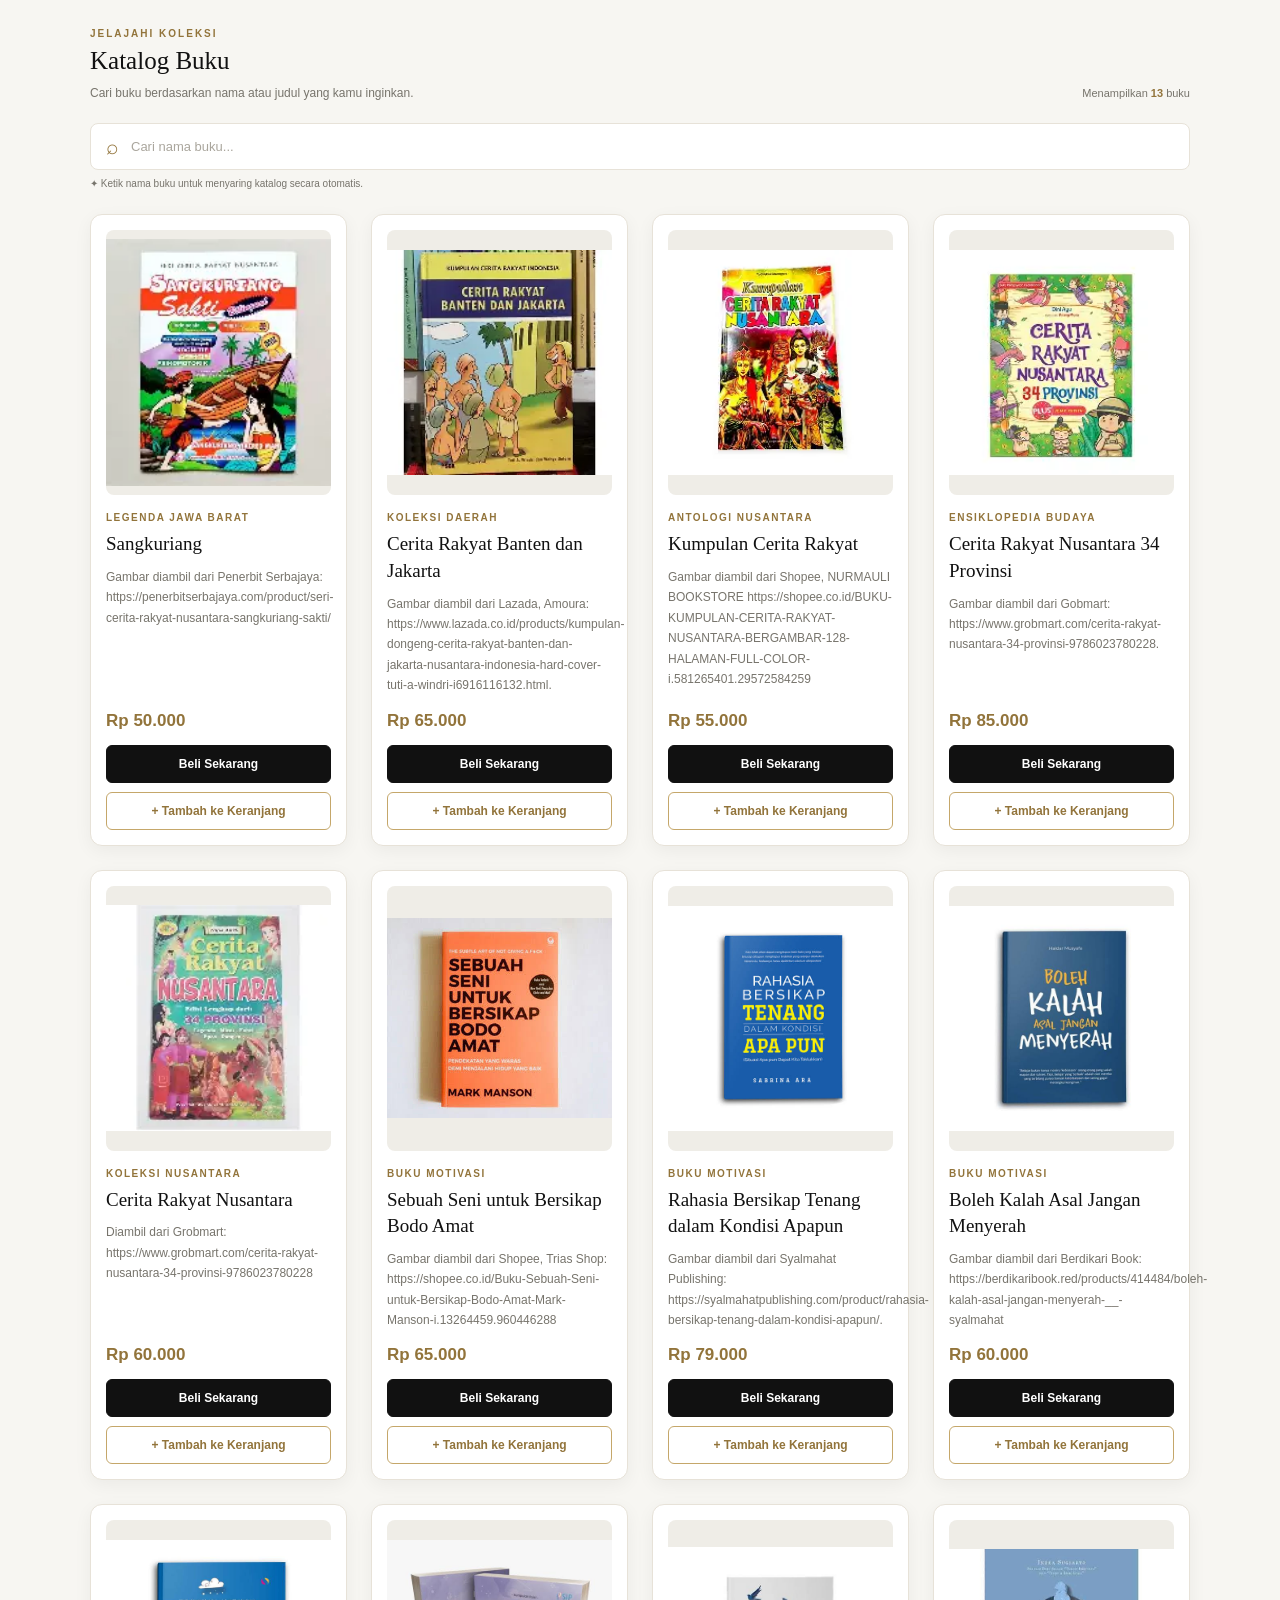
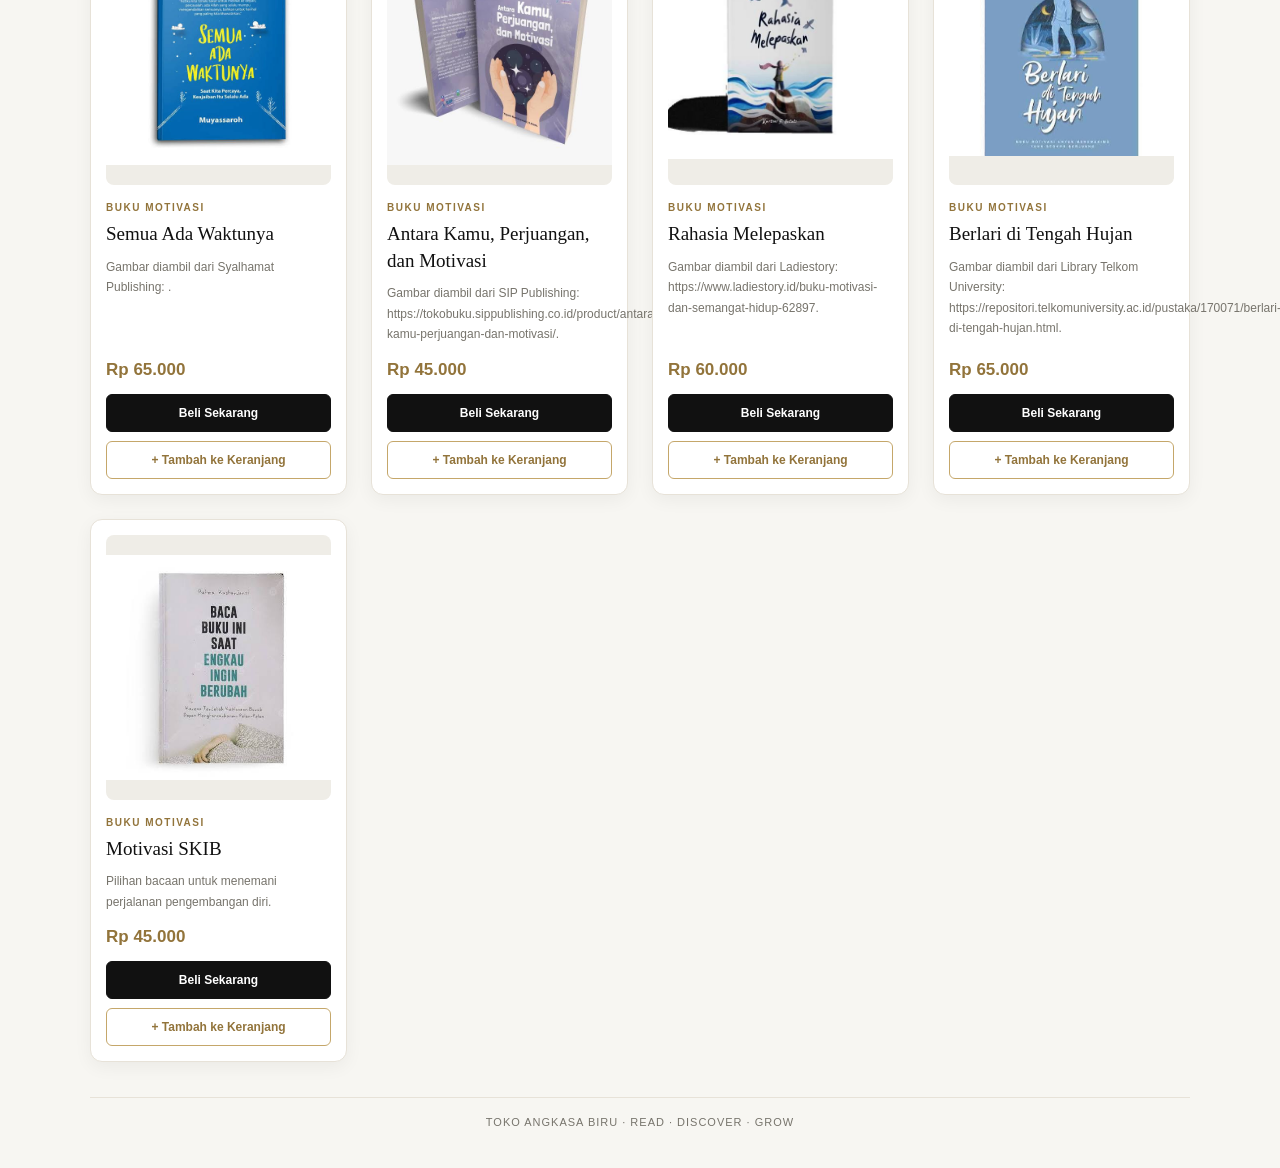
<file: BestSeller.html>
<!DOCTYPE html>
<html lang="id">
<head>
<meta charset="UTF-8">
<meta name="viewport" content="width=device-width, initial-scale=1.0">
<title>Katalog buku</title>

<style>
:root {
  --gold: #c5a76a;
  --gold-light: #e4d3a7;
  --gold-dark: #92743b;
  --black: #111111;
  --black-soft: #1c1c1c;
  --white: #ffffff;
  --cream: #f7f6f2;
  --gray: #77746c;
  --border: #e7e2d8;
}

* {
  margin: 0;
  padding: 0;
  box-sizing: border-box;
  font-family: "Segoe UI", Arial, sans-serif;
}

body {
  background: var(--cream);
  color: var(--black);
  padding: 28px 20px 40px;
}

/* HEADER */
.hero {
  max-width: 1100px;
  margin: 0 auto 35px;
  padding: 36px 22px;
  text-align: center;
  background: linear-gradient(135deg, #111, #30291d);
  border: 1px solid var(--gold);
  border-radius: 14px;
  position: relative;
  overflow: hidden;
}

.eyebrow {
  color: var(--gold-light);
  font-size: 11px;
  letter-spacing: 4px;
  text-transform: uppercase;
  margin-bottom: 13px;
}

.hero h1 {
  color: var(--white);
  font-family: Georgia, "Times New Roman", serif;
  font-size: clamp(25px, 4vw, 36px);
  font-weight: normal;
}

.gold-line {
  width: 65px;
  height: 2px;
  background: var(--gold);
  margin: 18px auto;
}

.hero p {
  color: #e3ded4;
  font-size: 13px;
  line-height: 1.8;
  max-width: 650px;
  margin: auto;
}

/* KATALOG */
.section {
  max-width: 1100px;
  margin: auto;
}

.section-header {
  display: flex;
  justify-content: space-between;
  align-items: end;
  gap: 15px;
  margin-bottom: 20px;
}

.section-label {
  color: var(--gold-dark);
  font-size: 10px;
  font-weight: bold;
  letter-spacing: 2px;
  margin-bottom: 8px;
}

.section-header h2 {
  font-family: Georgia, "Times New Roman", serif;
  font-size: 25px;
  font-weight: normal;
  margin-bottom: 8px;
}

.section-header p {
  color: var(--gray);
  font-size: 12px;
  line-height: 1.7;
}

.book-count {
  color: var(--gray);
  font-size: 11px;
  white-space: nowrap;
  padding-bottom: 4px;
}

.book-count strong {
  color: var(--gold-dark);
}

/* SEARCH */
.search-wrap {
  max-width: 1100px;
  margin: 0 auto 25px;
}

.search-box {
  display: flex;
  align-items: center;
  gap: 12px;
  padding: 0 15px;
  background: var(--white);
  border: 1px solid var(--border);
  border-radius: 8px;
  transition: border-color .2s, box-shadow .2s;
}

.search-box:focus-within {
  border-color: var(--gold);
  box-shadow: 0 0 0 3px #c5a76a20;
}

.search-icon {
  color: var(--gold-dark);
  font-size: 21px;
}

.search-box input {
  flex: 1;
  min-width: 0;
  padding: 15px 0;
  border: none;
  outline: none;
  background: transparent;
  color: var(--black);
  font-size: 13px;
}

.search-box input::placeholder {
  color: #aaa69d;
}

.clear-btn {
  display: none;
  border: none;
  background: transparent;
  color: var(--gold-dark);
  cursor: pointer;
  font-size: 11px;
  padding: 8px;
}

.search-hint {
  margin-top: 8px;
  color: var(--gray);
  font-size: 10px;
}

/* GRID BUKU */
.container-buku {
  display: grid;
  grid-template-columns: repeat(
    auto-fit,
    minmax(min(100%, 225px), 1fr)
  );
  gap: 24px;
  max-width: 1100px;
  margin: auto;
}

/* KARTU BUKU */
.card-buku {
  min-width: 0;
  background: var(--white);
  border: 1px solid var(--border);
  border-radius: 12px;
  padding: 15px;
  display: flex;
  flex-direction: column;
  box-shadow: 0 5px 18px rgba(17, 17, 17, 0.05);
  transition: transform .3s ease,
              box-shadow .3s ease,
              border-color .3s ease;
}

.card-buku:hover {
  transform: translateY(-6px);
  border-color: var(--gold);
  box-shadow: 0 12px 28px rgba(17, 17, 17, 0.12);
}

.img-container {
  width: 100%;
  height: 265px;
  background: #efede7;
  border-radius: 8px;
  overflow: hidden;
  margin-bottom: 17px;
}

.img-container img {
  width: 100%;
  height: 100%;
  object-fit: contain;
  transition: transform .4s ease;
}

.card-buku:hover .img-container img {
  transform: scale(1.04);
}

.category {
  color: var(--gold-dark);
  font-size: 10px;
  font-weight: bold;
  letter-spacing: 1.5px;
  text-transform: uppercase;
  margin-bottom: 8px;
}

.title-buku {
  font-family: Georgia, "Times New Roman", serif;
  color: var(--black);
  font-size: 19px;
  font-weight: normal;
  line-height: 1.4;
  margin-bottom: 9px;
  overflow-wrap: anywhere;
}

.description {
  color: var(--gray);
  font-size: 12px;
  line-height: 1.7;
  margin-bottom: 15px;
  flex-grow: 1;
}

.price {
  color: var(--gold-dark);
  font-size: 17px;
  font-weight: 750;
  margin-bottom: 14px;
}

.actions {
  display: flex;
  flex-direction: column;
  gap: 9px;
  margin-top: auto;
}

.btn {
  display: block;
  width: 100%;
  border-radius: 6px;
  padding: 11px 9px;
  text-align: center;
  text-decoration: none;
  font-size: 12px;
  font-weight: bold;
  cursor: pointer;
  transition: .25s ease;
}

.buy-btn {
  background: var(--black);
  color: var(--white);
  border: 1px solid var(--black);
}

.buy-btn:hover {
  background: var(--gold-dark);
  border-color: var(--gold-dark);
}

.add-cart-btn {
  background: var(--white);
  color: var(--gold-dark);
  border: 1px solid var(--gold);
}

.add-cart-btn:hover {
  background: var(--gold);
  color: var(--black);
}

/* HASIL PENCARIAN KOSONG */
.empty-state {
  display: none;
  max-width: 1100px;
  margin: auto;
  padding: 45px 20px;
  background: var(--white);
  border: 1px dashed var(--gold);
  border-radius: 10px;
  text-align: center;
}

.empty-icon {
  font-size: 32px;
  margin-bottom: 12px;
}

.empty-state h3 {
  font-family: Georgia, "Times New Roman", serif;
  font-size: 22px;
  font-weight: normal;
  margin-bottom: 9px;
}

.empty-state p {
  color: var(--gray);
  font-size: 12px;
  line-height: 1.8;
  margin-bottom: 17px;
}

.reset-search {
  padding: 11px 16px;
  background: var(--black);
  color: var(--white);
  border: 1px solid var(--black);
  border-radius: 6px;
  cursor: pointer;
  font-size: 12px;
  font-weight: bold;
}

.reset-search:hover {
  background: var(--gold-dark);
}

/* FOOTER */
.footer-note {
  max-width: 1100px;
  margin: 35px auto 0;
  padding-top: 18px;
  border-top: 1px solid var(--border);
  text-align: center;
  color: var(--gray);
  font-size: 11px;
  letter-spacing: 1px;
}

@media (max-width: 650px) {
  body {
    padding: 16px 12px 28px;
  }

  .hero {
    padding: 28px 16px;
  }

  .eyebrow {
    letter-spacing: 2px;
  }

  .container-buku {
    grid-template-columns: repeat(2, minmax(0, 1fr));
    gap: 15px;
  }

  .card-buku {
    padding: 10px;
  }

  .img-container {
    height: 210px;
  }

  .title-buku {
    font-size: 16px;
  }

  .section-header {
    align-items: start;
  }

  .section-header h2 {
    font-size: 22px;
  }

  .book-count {
    white-space: normal;
    text-align: right;
  }

  .btn {
    font-size: 11px;
  }
}

@media (max-width: 380px) {
  .container-buku {
    grid-template-columns: 1fr;
  }

  .img-container {
    height: 265px;
  }

  .section-header {
    flex-direction: column;
  }
}
</style>
</head>

<body>

<main class="section">

  <div class="section-header">
    <div>
      <div class="section-label">JELAJAHI KOLEKSI</div>
      <h2>Katalog Buku</h2>
      <p>Cari buku berdasarkan nama atau judul yang kamu inginkan.</p>
    </div>

    <div class="book-count">
      Menampilkan <strong id="visibleCount">13</strong> buku
    </div>
  </div>

  <!-- PENCARIAN -->
  <div class="search-wrap">
    <div class="search-box">
      <span class="search-icon" aria-hidden="true">⌕</span>
      <input
        type="search"
        id="searchInput"
        placeholder="Cari nama buku..."
        aria-label="Cari buku berdasarkan nama"
        autocomplete="off"
      >
      <button class="clear-btn" id="clearBtn" type="button">
        Hapus ✕
      </button>
    </div>
    <p class="search-hint">
      ✦ Ketik nama buku untuk menyaring katalog secara otomatis.
    </p>
  </div>

  <div class="container-buku" id="bookGrid">

    <!-- ================= CERITA RAKYAT ================= -->

    <article class="card-buku" data-title="Sangkuriang">
      <div class="img-container">
        <img src="GAMBAR/CR_Sangkuriang.png" alt="Sampul buku Sangkuriang">
      </div>
      <div class="category">Legenda Jawa Barat</div>
      <h2 class="title-buku">Sangkuriang</h2>
      <p class="description">
        Gambar diambil dari Penerbit Serbajaya: https://penerbitserbajaya.com/product/seri-cerita-rakyat-nusantara-sangkuriang-sakti/
      </p>
      <div class="price">Rp 50.000</div>
      <div class="actions">
        <a class="btn buy-btn"
           href="Pembayaran.html?title=Sangkuriang&amp;price=50000"
           target="konten">Beli Sekarang</a>
        <button class="btn add-cart-btn" type="button"
                onclick="tambahKeranjang('Sangkuriang', 50000)">
          + Tambah ke Keranjang
        </button>
      </div>
    </article>

    <article class="card-buku" data-title="Cerita Rakyat Banten dan Jakarta">
      <div class="img-container">
        <img src="GAMBAR/CR_Cerita Rayat Banten dan Jakarta.png"
             alt="Sampul Cerita Rakyat Banten dan Jakarta">
      </div>
      <div class="category">Koleksi Daerah</div>
      <h2 class="title-buku">Cerita Rakyat Banten dan Jakarta</h2>
      <p class="description">
        Gambar diambil dari Lazada, Amoura: https://www.lazada.co.id/products/kumpulan-dongeng-cerita-rakyat-banten-dan-jakarta-nusantara-indonesia-hard-cover-tuti-a-windri-i6916116132.html.
      </p>
      <div class="price">Rp 65.000</div>
      <div class="actions">
        <a class="btn buy-btn"
           href="Pembayaran.html?title=Cerita%20Rakyat%20Banten%20dan%20Jakarta&amp;price=65000"
           target="konten">Beli Sekarang</a>
        <button class="btn add-cart-btn" type="button"
                onclick="tambahKeranjang('Cerita Rakyat Banten dan Jakarta', 65000)">
          + Tambah ke Keranjang
        </button>
      </div>
    </article>

    <article class="card-buku" data-title="Kumpulan Cerita Rakyat">
      <div class="img-container">
        <img src="GAMBAR/CR_Kumpulan Cerita Rakyat.png"
             alt="Sampul Kumpulan Cerita Rakyat">
      </div>
      <div class="category">Antologi Nusantara</div>
      <h2 class="title-buku">Kumpulan Cerita Rakyat</h2>
      <p class="description">
        Gambar diambil dari Shopee, NURMAULI BOOKSTORE https://shopee.co.id/BUKU-KUMPULAN-CERITA-RAKYAT-NUSANTARA-BERGAMBAR-128-HALAMAN-FULL-COLOR-i.581265401.29572584259
      </p>
      <div class="price">Rp 55.000</div>
      <div class="actions">
        <a class="btn buy-btn"
           href="Pembayaran.html?title=Kumpulan%20Cerita%20Rakyat&amp;price=55000"
           target="konten">Beli Sekarang</a>
        <button class="btn add-cart-btn" type="button"
                onclick="tambahKeranjang('Kumpulan Cerita Rakyat', 55000)">
          + Tambah ke Keranjang
        </button>
      </div>
    </article>

    <article class="card-buku" data-title="Cerita Rakyat Nusantara 34 Provinsi">
      <div class="img-container">
        <img src="GAMBAR/CR_Cerita Rakyat Nusantara 34 Provinsi.png"
             alt="Sampul Cerita Rakyat Nusantara 34 Provinsi">
      </div>
      <div class="category">Ensiklopedia Budaya</div>
      <h2 class="title-buku">Cerita Rakyat Nusantara 34 Provinsi</h2>
      <p class="description">
        Gambar diambil dari Gobmart: https://www.grobmart.com/cerita-rakyat-nusantara-34-provinsi-9786023780228.
      </p>
      <div class="price">Rp 85.000</div>
      <div class="actions">
        <a class="btn buy-btn"
           href="Pembayaran.html?title=Cerita%20Rakyat%20Nusantara%2034%20Provinsi&amp;price=85000"
           target="konten">Beli Sekarang</a>
        <button class="btn add-cart-btn" type="button"
                onclick="tambahKeranjang('Cerita Rakyat Nusantara 34 Provinsi', 85000)">
          + Tambah ke Keranjang
        </button>
      </div>
    </article>

    <article class="card-buku" data-title="Cerita Rakyat Nusantara">
      <div class="img-container">
        <img src="GAMBAR/CR_Cerita Rakyat Nusantara.png"
             alt="Sampul Cerita Rakyat Nusantara">
      </div>
      <div class="category">Koleksi Nusantara</div>
      <h2 class="title-buku">Cerita Rakyat Nusantara</h2>
      <p class="description">
        Diambil dari Grobmart: https://www.grobmart.com/cerita-rakyat-nusantara-34-provinsi-9786023780228
      </p>
      <div class="price">Rp 60.000</div>
      <div class="actions">
        <a class="btn buy-btn"
           href="Pembayaran.html?title=Cerita%20Rakyat%20Nusantara&amp;price=60000"
           target="konten">Beli Sekarang</a>
        <button class="btn add-cart-btn" type="button"
                onclick="tambahKeranjang('Cerita Rakyat Nusantara', 60000)">
          + Tambah ke Keranjang
        </button>
      </div>
    </article>

    <!-- ================= BUKU MOTIVASI ================= -->

    <article class="card-buku" data-title="Motivasi BA">
      <div class="img-container">
        <img src="GAMBAR/Motivasi_BA.jpg" alt="Buku Motivasi BA">
      </div>
      <div class="category">Buku Motivasi</div>
      <h2 class="title-buku">Sebuah Seni untuk Bersikap Bodo Amat</h2>
      <p class="description">
        Gambar diambil dari Shopee, Trias Shop: https://shopee.co.id/Buku-Sebuah-Seni-untuk-Bersikap-Bodo-Amat-Mark-Manson-i.13264459.960446288
      </p>
      <div class="price">Rp 65.000</div>
      <div class="actions">
        <a class="btn buy-btn"
           href="Pembayaran.html?title=Motivasi%20BA&amp;price=65000"
           target="konten">Beli Sekarang</a>
        <button class="btn add-cart-btn" type="button"
                onclick="tambahKeranjang('Motivasi BA', 65000)">
          + Tambah ke Keranjang
        </button>
      </div>
    </article>

    <article class="card-buku" data-title="RBTDKA">
      <div class="img-container">
        <img src="GAMBAR/RBTDKA.jpg" alt="Buku RBTDKA">
      </div>
      <div class="category">Buku Motivasi</div>
      <h2 class="title-buku">Rahasia Bersikap Tenang dalam Kondisi Apapun</h2>
      <p class="description">
        Gambar diambil dari Syalmahat Publishing: https://syalmahatpublishing.com/product/rahasia-bersikap-tenang-dalam-kondisi-apapun/.
      </p>
      <div class="price">Rp 79.000</div>
      <div class="actions">
        <a class="btn buy-btn"
           href="Pembayaran.html?title=RBTDKA&amp;price=79000"
           target="konten">Beli Sekarang</a>
        <button class="btn add-cart-btn" type="button"
                onclick="tambahKeranjang('RBTDKA', 79000)">
          + Tambah ke Keranjang
        </button>
      </div>
    </article>

    <article class="card-buku" data-title="Motivasi BKAJM">
      <div class="img-container">
        <img src="GAMBAR/Motivasi_BKAJM.jpg" alt="Buku Motivasi BKAJM">
      </div>
      <div class="category">Buku Motivasi</div>
      <h2 class="title-buku">Boleh Kalah Asal Jangan Menyerah</h2>
      <p class="description">
        Gambar diambil dari Berdikari Book: https://berdikaribook.red/products/414484/boleh-kalah-asal-jangan-menyerah-__-syalmahat
      </p>
      <div class="price">Rp 60.000</div>
      <div class="actions">
        <a class="btn buy-btn"
           href="Pembayaran.html?title=Motivasi%20BKAJM&amp;price=60000"
           target="konten">Beli Sekarang</a>
        <button class="btn add-cart-btn" type="button"
                onclick="tambahKeranjang('Motivasi BKAJM', 60000)">
          + Tambah ke Keranjang
        </button>
      </div>
    </article>

    <article class="card-buku" data-title="Motivasi SAW">
      <div class="img-container">
        <img src="GAMBAR/Motivasi_SAW.jpg" alt="Buku Motivasi SAW">
      </div>
      <div class="category">Buku Motivasi</div>
      <h2 class="title-buku">Semua Ada Waktunya</h2>
      <p class="description">
        Gambar diambil dari Syalhamat Publishing: .
      </p>
      <div class="price">Rp 65.000</div>
      <div class="actions">
        <a class="btn buy-btn"
           href="Pembayaran.html?title=Motivasi%20SAW&amp;price=65000"
           target="konten">Beli Sekarang</a>
        <button class="btn add-cart-btn" type="button"
                onclick="tambahKeranjang('Motivasi SAW', 65000)">
          + Tambah ke Keranjang
        </button>
      </div>
    </article>

    <article class="card-buku" data-title="Motivasi AKPdM">
      <div class="img-container">
        <img src="GAMBAR/Motivasi_AKPdM.jpg" alt="Buku Motivasi AKPdM">
      </div>
      <div class="category">Buku Motivasi</div>
      <h2 class="title-buku">Antara Kamu, Perjuangan, dan Motivasi</h2>
      <p class="description">
        Gambar diambil dari SIP Publishing: https://tokobuku.sippublishing.co.id/product/antara-kamu-perjuangan-dan-motivasi/.
      </p>
      <div class="price">Rp 45.000</div>
      <div class="actions">
        <a class="btn buy-btn"
           href="Pembayaran.html?title=Motivasi%20AKPdM&amp;price=45000"
           target="konten">Beli Sekarang</a>
        <button class="btn add-cart-btn" type="button"
                onclick="tambahKeranjang('Motivasi AKPdM', 45000)">
          + Tambah ke Keranjang
        </button>
      </div>
    </article>

    <article class="card-buku" data-title="Motivasi RM">
      <div class="img-container">
        <img src="GAMBAR/Motivasi_RM.jpg" alt="Buku Motivasi RM">
      </div>
      <div class="category">Buku Motivasi</div>
      <h2 class="title-buku">Rahasia Melepaskan</h2>
      <p class="description">
        Gambar diambil dari Ladiestory: https://www.ladiestory.id/buku-motivasi-dan-semangat-hidup-62897.
      </p>
      <div class="price">Rp 60.000</div>
      <div class="actions">
        <a class="btn buy-btn"
           href="Pembayaran.html?title=Motivasi%20RM&amp;price=60000"
           target="konten">Beli Sekarang</a>
        <button class="btn add-cart-btn" type="button"
                onclick="tambahKeranjang('Motivasi RM', 60000)">
          + Tambah ke Keranjang
        </button>
      </div>
    </article>

    <article class="card-buku" data-title="Motivasi BdTH">
      <div class="img-container">
        <img src="GAMBAR/Motivasi_BdTH.jpg" alt="Buku Motivasi BdTH">
      </div>
      <div class="category">Buku Motivasi</div>
      <h2 class="title-buku">Berlari di Tengah Hujan</h2>
      <p class="description">
        Gambar diambil dari Library Telkom University: https://repositori.telkomuniversity.ac.id/pustaka/170071/berlari-di-tengah-hujan.html.
      </p>
      <div class="price">Rp 65.000</div>
      <div class="actions">
        <a class="btn buy-btn"
           href="Pembayaran.html?title=Motivasi%20BdTH&amp;price=65000"
           target="konten">Beli Sekarang</a>
        <button class="btn add-cart-btn" type="button"
                onclick="tambahKeranjang('Motivasi BdTH', 65000)">
          + Tambah ke Keranjang
        </button>
      </div>
    </article>

    <article class="card-buku" data-title="Motivasi SKIB">
      <div class="img-container">
        <img src="GAMBAR/Motivasi_SKIB.jpg" alt="Buku Motivasi SKIB">
      </div>
      <div class="category">Buku Motivasi</div>
      <h2 class="title-buku">Motivasi SKIB</h2>
      <p class="description">
        Pilihan bacaan untuk menemani perjalanan pengembangan diri.
      </p>
      <div class="price">Rp 45.000</div>
      <div class="actions">
        <a class="btn buy-btn"
           href="Pembayaran.html?title=Motivasi%20SKIB&amp;price=45000"
           target="konten">Beli Sekarang</a>
        <button class="btn add-cart-btn" type="button"
                onclick="tambahKeranjang('Motivasi SKIB', 45000)">
          + Tambah ke Keranjang
        </button>
      </div>
    </article>

  </div>

  <!-- PESAN JIKA BUKU TIDAK DITEMUKAN -->
  <div class="empty-state" id="emptyState">
    <div class="empty-icon"></div>
    <h3>Buku tidak ditemukan</h3>
    <p>Coba gunakan kata kunci lain untuk menemukan buku yang kamu cari.</p>
    <button class="reset-search" id="resetBtn" type="button">
      Tampilkan Semua Buku
    </button>
  </div>

</main>

<footer class="footer-note">
  TOKO ANGKASA BIRU · READ · DISCOVER · GROW
</footer>

<script>
/* ================= PENCARIAN BUKU ================= */
const searchInput = document.getElementById("searchInput");
const bookCards = document.querySelectorAll(".card-buku");
const visibleCount = document.getElementById("visibleCount");
const emptyState = document.getElementById("emptyState");
const clearBtn = document.getElementById("clearBtn");
const resetBtn = document.getElementById("resetBtn");
const bookGrid = document.getElementById("bookGrid");

function cariBuku() {
  const keyword = searchInput.value.trim().toLocaleLowerCase("id");
  let jumlahTampil = 0;

  bookCards.forEach(card => {
    const namaBuku = card.dataset.title.toLocaleLowerCase("id");
    const cocok = namaBuku.includes(keyword);

    card.style.display = cocok ? "flex" : "none";

    if (cocok) jumlahTampil++;
  });

  visibleCount.textContent = jumlahTampil;
  emptyState.style.display = jumlahTampil === 0 ? "block" : "none";
  bookGrid.style.display = jumlahTampil === 0 ? "none" : "grid";
  clearBtn.style.display = keyword ? "inline-block" : "none";
}

searchInput.addEventListener("input", cariBuku);

clearBtn.addEventListener("click", () => {
  searchInput.value = "";
  cariBuku();
  searchInput.focus();
});

resetBtn.addEventListener("click", () => {
  searchInput.value = "";
  cariBuku();
  searchInput.focus();
});


/* ================= KERANJANG ================= */
function tambahKeranjang(judul, harga) {
  const key = "pustakaUtamaCart";

  /*
    Simpan menggunakan format yang dibaca Keranjang.html:
    { title: "...", price: 50000, qty: 1 }
  */
  let cart = [];

  try {
    const tersimpan = localStorage.getItem(key);
    cart = tersimpan ? JSON.parse(tersimpan) : [];

    if (!Array.isArray(cart)) cart = [];
  } catch (error) {
    cart = [];
  }

  const item = cart.find(buku => buku.title === judul);

  if (item) {
    item.qty = (Number(item.qty) || 0) + 1;
    item.price = Number(item.price) || harga;
  } else {
    cart.push({
      title: judul,
      price: harga,
      qty: 1
    });
  }

  localStorage.setItem(key, JSON.stringify(cart));

  /*
    Jika katalog berada dalam iframe bernama "konten",
    arahkan iframe tersebut ke halaman keranjang.
  */
  if (window.parent !== window) {
    const iframe = window.parent.document.querySelector(
      'iframe[name="konten"]'
    );

    if (iframe) {
      iframe.src = "Keranjang.html";
      return;
    }
  }

  // Jika halaman dibuka langsung, buka keranjang di tab yang sama.
  window.location.href = "Keranjang.html";
}
</script>

</body>
</html>
</file>
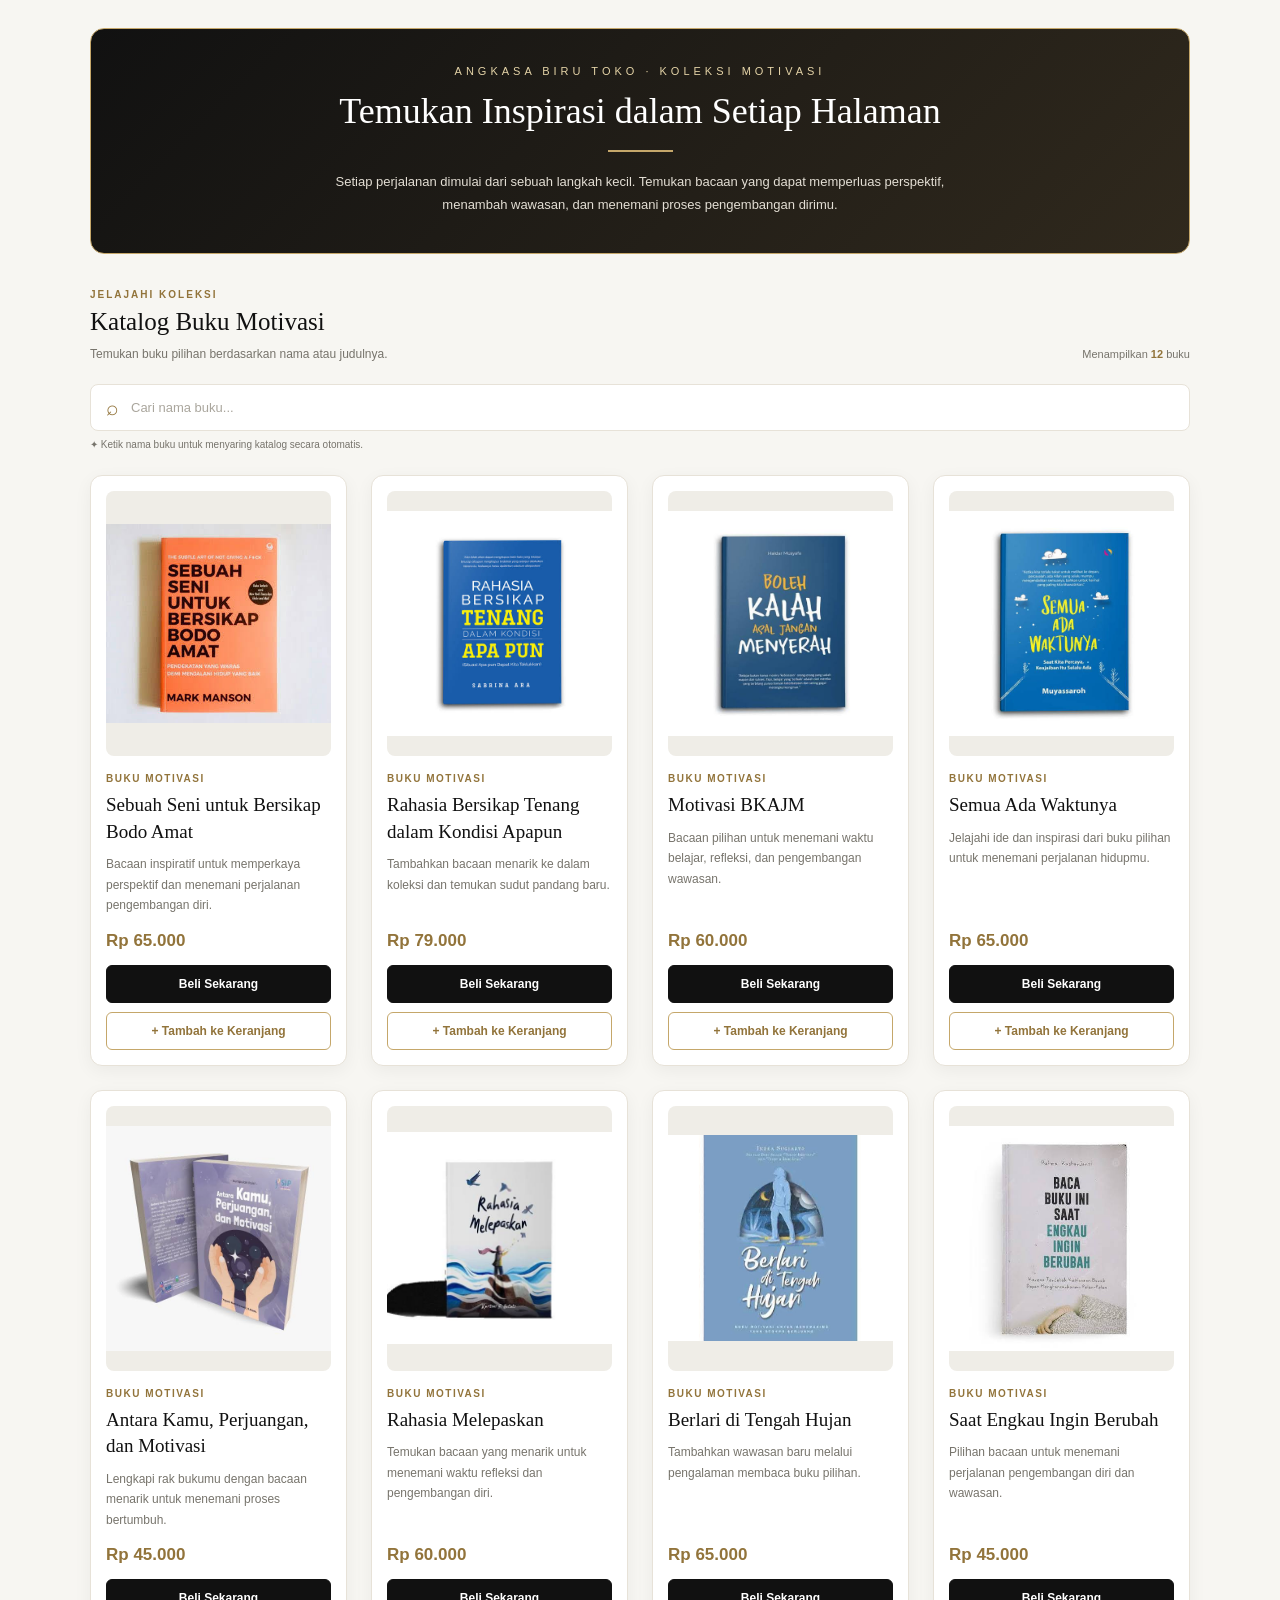
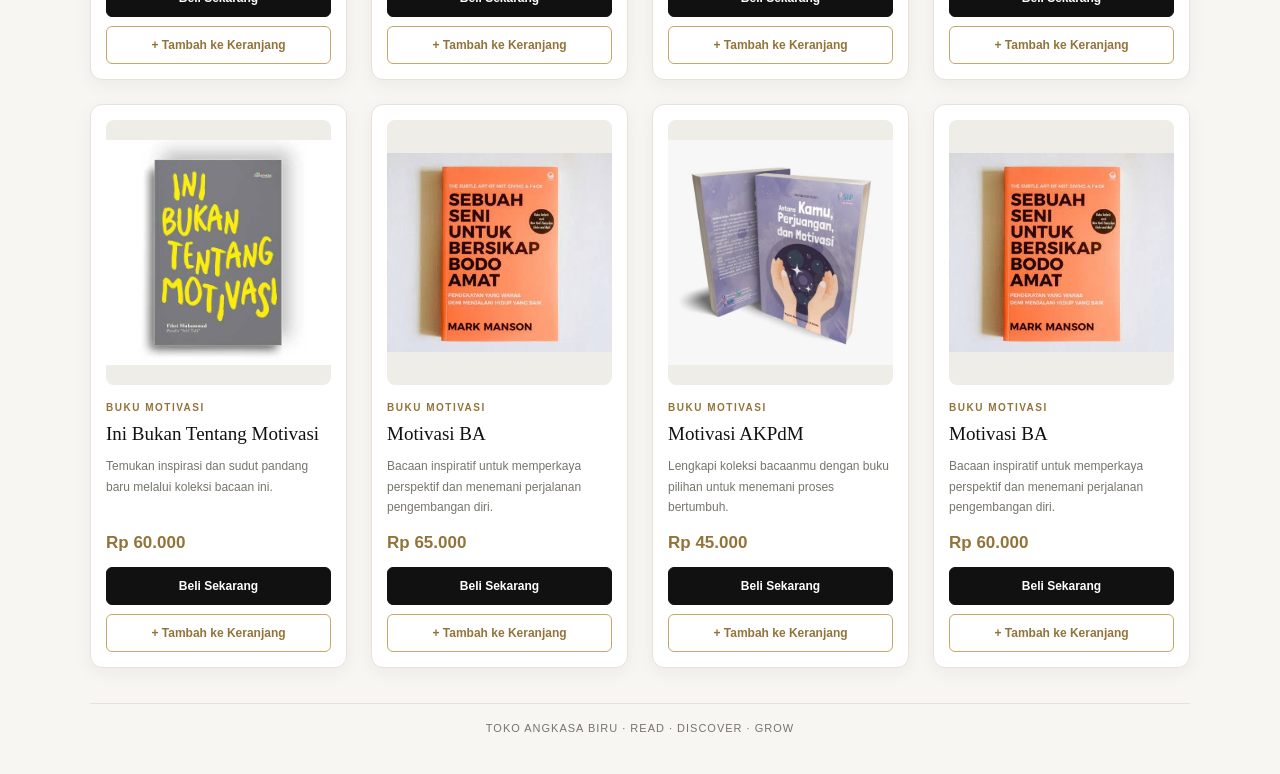
<file: BukuMotivasi.html>
<!DOCTYPE html>
<html lang="id">
<head>
  <meta charset="UTF-8">
  <meta name="viewport" content="width=device-width, initial-scale=1.0">
  <title>Katalog Buku Motivasi | Angkasa Biru</title>

  <style>
    :root {
      --gold: #c5a76a;
      --gold-light: #e4d3a7;
      --gold-dark: #92743b;
      --black: #111111;
      --white: #ffffff;
      --cream: #f7f6f2;
      --gray: #77746c;
      --border: #e7e2d8;
    }

    * {
      margin: 0;
      padding: 0;
      box-sizing: border-box;
      font-family: "Segoe UI", Arial, sans-serif;
    }

    body {
      background: var(--cream);
      color: var(--black);
      padding: 28px 20px 40px;
    }

    /* HEADER */
    .hero {
      max-width: 1100px;
      margin: 0 auto 35px;
      padding: 36px 22px;
      text-align: center;
      background: linear-gradient(135deg, #111, #30291d);
      border: 1px solid var(--gold);
      border-radius: 14px;
    }

    .eyebrow {
      color: var(--gold-light);
      font-size: 11px;
      letter-spacing: 4px;
      text-transform: uppercase;
      margin-bottom: 13px;
    }

    .hero h1 {
      color: var(--white);
      font-family: Georgia, "Times New Roman", serif;
      font-size: clamp(25px, 4vw, 36px);
      font-weight: normal;
    }

    .gold-line {
      width: 65px;
      height: 2px;
      background: var(--gold);
      margin: 18px auto;
    }

    .hero p {
      color: #e3ded4;
      font-size: 13px;
      line-height: 1.8;
      max-width: 650px;
      margin: auto;
    }

    /* KATALOG */
    .section {
      max-width: 1100px;
      margin: auto;
    }

    .section-header {
      display: flex;
      justify-content: space-between;
      align-items: end;
      gap: 15px;
      margin-bottom: 20px;
    }

    .section-label {
      color: var(--gold-dark);
      font-size: 10px;
      font-weight: bold;
      letter-spacing: 2px;
      margin-bottom: 8px;
    }

    .section-header h2 {
      font-family: Georgia, "Times New Roman", serif;
      font-size: 25px;
      font-weight: normal;
      margin-bottom: 8px;
    }

    .section-header p {
      color: var(--gray);
      font-size: 12px;
      line-height: 1.7;
    }

    .book-count {
      color: var(--gray);
      font-size: 11px;
      white-space: nowrap;
      padding-bottom: 4px;
    }

    .book-count strong {
      color: var(--gold-dark);
    }

    /* SEARCH */
    .search-wrap {
      margin: 0 auto 25px;
    }

    .search-box {
      display: flex;
      align-items: center;
      gap: 12px;
      padding: 0 15px;
      background: var(--white);
      border: 1px solid var(--border);
      border-radius: 8px;
      transition: .2s;
    }

    .search-box:focus-within {
      border-color: var(--gold);
      box-shadow: 0 0 0 3px #c5a76a20;
    }

    .search-icon {
      color: var(--gold-dark);
      font-size: 21px;
    }

    .search-box input {
      flex: 1;
      min-width: 0;
      padding: 15px 0;
      border: none;
      outline: none;
      background: transparent;
      color: var(--black);
      font-size: 13px;
    }

    .search-box input::placeholder {
      color: #aaa69d;
    }

    .clear-btn {
      display: none;
      border: none;
      background: transparent;
      color: var(--gold-dark);
      cursor: pointer;
      font-size: 11px;
      padding: 8px;
    }

    .search-hint {
      margin-top: 8px;
      color: var(--gray);
      font-size: 10px;
    }

    /* GRID BUKU */
    .container-buku {
      display: grid;
      grid-template-columns: repeat(
        auto-fit,
        minmax(min(100%, 225px), 1fr)
      );
      gap: 24px;
      margin: auto;
    }

    /* KARTU BUKU */
    .card-buku {
      min-width: 0;
      background: var(--white);
      border: 1px solid var(--border);
      border-radius: 12px;
      padding: 15px;
      display: flex;
      flex-direction: column;
      box-shadow: 0 5px 18px rgba(17, 17, 17, 0.05);
      transition: transform .3s ease,
                  box-shadow .3s ease,
                  border-color .3s ease;
    }

    .card-buku:hover {
      transform: translateY(-6px);
      border-color: var(--gold);
      box-shadow: 0 12px 28px rgba(17, 17, 17, 0.12);
    }

    .img-container {
      width: 100%;
      height: 265px;
      background: #efede7;
      border-radius: 8px;
      overflow: hidden;
      margin-bottom: 17px;
    }

    .img-container img {
      width: 100%;
      height: 100%;
      object-fit: contain;
      transition: transform .4s ease;
    }

    .card-buku:hover .img-container img {
      transform: scale(1.04);
    }

    .category {
      color: var(--gold-dark);
      font-size: 10px;
      font-weight: bold;
      letter-spacing: 1.5px;
      text-transform: uppercase;
      margin-bottom: 8px;
    }

    .title-buku {
      font-family: Georgia, "Times New Roman", serif;
      color: var(--black);
      font-size: 19px;
      font-weight: normal;
      line-height: 1.4;
      margin-bottom: 9px;
      overflow-wrap: anywhere;
    }

    .description {
      color: var(--gray);
      font-size: 12px;
      line-height: 1.7;
      margin-bottom: 15px;
      flex-grow: 1;
    }

    .price {
      color: var(--gold-dark);
      font-size: 17px;
      font-weight: 750;
      margin-bottom: 14px;
    }

    .actions {
      display: flex;
      flex-direction: column;
      gap: 9px;
      margin-top: auto;
    }

    .btn {
      display: block;
      width: 100%;
      border-radius: 6px;
      padding: 11px 9px;
      text-align: center;
      text-decoration: none;
      font-size: 12px;
      font-weight: bold;
      cursor: pointer;
      transition: .25s ease;
    }

    .buy-btn {
      background: var(--black);
      color: var(--white);
      border: 1px solid var(--black);
    }

    .buy-btn:hover {
      background: var(--gold-dark);
      border-color: var(--gold-dark);
    }

    .add-cart-btn {
      background: var(--white);
      color: var(--gold-dark);
      border: 1px solid var(--gold);
    }

    .add-cart-btn:hover {
      background: var(--gold);
      color: var(--black);
    }

    /* HASIL PENCARIAN KOSONG */
    .empty-state {
      display: none;
      margin: auto;
      padding: 45px 20px;
      background: var(--white);
      border: 1px dashed var(--gold);
      border-radius: 10px;
      text-align: center;
    }

    .empty-icon {
      font-size: 32px;
      margin-bottom: 12px;
    }

    .empty-state h3 {
      font-family: Georgia, "Times New Roman", serif;
      font-size: 22px;
      font-weight: normal;
      margin-bottom: 9px;
    }

    .empty-state p {
      color: var(--gray);
      font-size: 12px;
      line-height: 1.8;
      margin-bottom: 17px;
    }

    .reset-search {
      padding: 11px 16px;
      background: var(--black);
      color: var(--white);
      border: 1px solid var(--black);
      border-radius: 6px;
      cursor: pointer;
      font-size: 12px;
      font-weight: bold;
    }

    .reset-search:hover {
      background: var(--gold-dark);
    }

    /* FOOTER */
    .footer-note {
      max-width: 1100px;
      margin: 35px auto 0;
      padding-top: 18px;
      border-top: 1px solid var(--border);
      text-align: center;
      color: var(--gray);
      font-size: 11px;
      letter-spacing: 1px;
    }

    /* RESPONSIVE */
    @media (max-width: 650px) {
      body {
        padding: 16px 12px 28px;
      }

      .hero {
        padding: 28px 16px;
      }

      .eyebrow {
        letter-spacing: 2px;
      }

      .container-buku {
        grid-template-columns: repeat(2, minmax(0, 1fr));
        gap: 15px;
      }

      .card-buku {
        padding: 10px;
      }

      .img-container {
        height: 210px;
      }

      .title-buku {
        font-size: 16px;
      }

      .section-header {
        align-items: start;
      }

      .section-header h2 {
        font-size: 22px;
      }

      .book-count {
        white-space: normal;
        text-align: right;
      }

      .btn {
        font-size: 11px;
      }
    }

    @media (max-width: 380px) {
      .container-buku {
        grid-template-columns: 1fr;
      }

      .img-container {
        height: 265px;
      }

      .section-header {
        flex-direction: column;
      }
    }
  </style>
</head>

<body>

  <!-- HEADER -->
  <header class="hero">
    <div class="eyebrow">ANGKASA BIRU TOKO · KOLEKSI MOTIVASI</div>
    <h1>Temukan Inspirasi dalam Setiap Halaman</h1>
    <div class="gold-line"></div>
    <p>
      Setiap perjalanan dimulai dari sebuah langkah kecil.
      Temukan bacaan yang dapat memperluas perspektif,
      menambah wawasan, dan menemani proses pengembangan dirimu.
    </p>
  </header>

  <main class="section">

    <!-- JUDUL KATALOG -->
    <div class="section-header">
      <div>
        <div class="section-label">JELAJAHI KOLEKSI</div>
        <h2>Katalog Buku Motivasi</h2>
        <p>Temukan buku pilihan berdasarkan nama atau judulnya.</p>
      </div>

      <div class="book-count">
        Menampilkan <strong id="visibleCount">12</strong> buku
      </div>
    </div>

    <!-- PENCARIAN -->
    <div class="search-wrap">
      <div class="search-box">
        <span class="search-icon" aria-hidden="true">⌕</span>
        <input
          type="search"
          id="searchInput"
          placeholder="Cari nama buku..."
          aria-label="Cari buku berdasarkan nama"
          autocomplete="off"
        >
        <button class="clear-btn" id="clearBtn" type="button">
          Hapus ✕
        </button>
      </div>

      <p class="search-hint">
        ✦ Ketik nama buku untuk menyaring katalog secara otomatis.
      </p>
    </div>

    <!-- DAFTAR BUKU -->
    <div class="container-buku" id="bookGrid">

      <article class="card-buku" data-title="Motivasi BA">
        <div class="img-container">
          <img src="GAMBAR/Motivasi_BA.jpg" alt="Sampul Motivasi BA">
        </div>
        <div class="category">Buku Motivasi</div>
        <h2 class="title-buku">Sebuah Seni untuk Bersikap Bodo Amat</h2>
        <p class="description">
          Bacaan inspiratif untuk memperkaya perspektif
          dan menemani perjalanan pengembangan diri.
        </p>
        <div class="price">Rp 65.000</div>
        <div class="actions">
          <a class="btn buy-btn"
             href="Pembayaran.html?title=Motivasi%20BA&amp;price=65000"
             target="konten">Beli Sekarang</a>
          <button class="btn add-cart-btn" type="button"
                  onclick="tambahKeranjang('Motivasi BA', 65000)">
            + Tambah ke Keranjang
          </button>
        </div>
      </article>

      <article class="card-buku" data-title="RBTDKA">
        <div class="img-container">
          <img src="GAMBAR/RBTDKA.jpg" alt="Sampul RBTDKA">
        </div>
        <div class="category">Buku Motivasi</div>
        <h2 class="title-buku">Rahasia Bersikap Tenang dalam Kondisi Apapun</h2>
        <p class="description">
          Tambahkan bacaan menarik ke dalam koleksi
          dan temukan sudut pandang baru.
        </p>
        <div class="price">Rp 79.000</div>
        <div class="actions">
          <a class="btn buy-btn"
             href="Pembayaran.html?title=RBTDKA&amp;price=79000"
             target="konten">Beli Sekarang</a>
          <button class="btn add-cart-btn" type="button"
                  onclick="tambahKeranjang('RBTDKA', 79000)">
            + Tambah ke Keranjang
          </button>
        </div>
      </article>

      <article class="card-buku" data-title="Motivasi Boleh Kalah Asal Jangan Menyerah">
        <div class="img-container">
          <img src="GAMBAR/Motivasi_BKAJM.jpg" alt="Sampul Motivasi BKAJM">
        </div>
        <div class="category">Buku Motivasi</div>
        <h2 class="title-buku">Motivasi BKAJM</h2>
        <p class="description">
          Bacaan pilihan untuk menemani waktu belajar,
          refleksi, dan pengembangan wawasan.
        </p>
        <div class="price">Rp 60.000</div>
        <div class="actions">
          <a class="btn buy-btn"
             href="Pembayaran.html?title=Motivasi%20BKAJM&amp;price=60000"
             target="konten">Beli Sekarang</a>
          <button class="btn add-cart-btn" type="button"
                  onclick="tambahKeranjang('Motivasi BKAJM', 60000)">
            + Tambah ke Keranjang
          </button>
        </div>
      </article>

      <article class="card-buku" data-title="Motivasi SAW">
        <div class="img-container">
          <img src="GAMBAR/Motivasi_SAW.jpg" alt="Sampul Motivasi SAW">
        </div>
        <div class="category">Buku Motivasi</div>
        <h2 class="title-buku">Semua Ada Waktunya</h2>
        <p class="description">
          Jelajahi ide dan inspirasi dari buku pilihan
          untuk menemani perjalanan hidupmu.
        </p>
        <div class="price">Rp 65.000</div>
        <div class="actions">
          <a class="btn buy-btn"
             href="Pembayaran.html?title=Motivasi%20SAW&amp;price=65000"
             target="konten">Beli Sekarang</a>
          <button class="btn add-cart-btn" type="button"
                  onclick="tambahKeranjang('Motivasi SAW', 65000)">
            + Tambah ke Keranjang
          </button>
        </div>
      </article>

      <article class="card-buku" data-title="Motivasi AKPdM">
        <div class="img-container">
          <img src="GAMBAR/Motivasi_AKPdM.jpg" alt="Sampul Motivasi AKPdM">
        </div>
        <div class="category">Buku Motivasi</div>
        <h2 class="title-buku">Antara Kamu, Perjuangan, dan Motivasi</h2>
        <p class="description">
          Lengkapi rak bukumu dengan bacaan menarik
          untuk menemani proses bertumbuh.
        </p>
        <div class="price">Rp 45.000</div>
        <div class="actions">
          <a class="btn buy-btn"
             href="Pembayaran.html?title=Motivasi%20AKPdM&amp;price=45000"
             target="konten">Beli Sekarang</a>
          <button class="btn add-cart-btn" type="button"
                  onclick="tambahKeranjang('Motivasi AKPdM', 45000)">
            + Tambah ke Keranjang
          </button>
        </div>
      </article>

      <article class="card-buku" data-title="Motivasi RM">
        <div class="img-container">
          <img src="GAMBAR/Motivasi_RM.jpg" alt="Sampul Motivasi RM">
        </div>
        <div class="category">Buku Motivasi</div>
        <h2 class="title-buku">Rahasia Melepaskan</h2>
        <p class="description">
          Temukan bacaan yang menarik untuk menemani
          waktu refleksi dan pengembangan diri.
        </p>
        <div class="price">Rp 60.000</div>
        <div class="actions">
          <a class="btn buy-btn"
             href="Pembayaran.html?title=Motivasi%20RM&amp;price=60000"
             target="konten">Beli Sekarang</a>
          <button class="btn add-cart-btn" type="button"
                  onclick="tambahKeranjang('Motivasi RM', 60000)">
            + Tambah ke Keranjang
          </button>
        </div>
      </article>

      <article class="card-buku" data-title="Motivasi BdTH">
        <div class="img-container">
          <img src="GAMBAR/Motivasi_BdTH.jpg" alt="Sampul Motivasi BdTH">
        </div>
        <div class="category">Buku Motivasi</div>
        <h2 class="title-buku">Berlari di Tengah Hujan</h2>
        <p class="description">
          Tambahkan wawasan baru melalui pengalaman
          membaca buku pilihan.
        </p>
        <div class="price">Rp 65.000</div>
        <div class="actions">
          <a class="btn buy-btn"
             href="Pembayaran.html?title=Motivasi%20BdTH&amp;price=65000"
             target="konten">Beli Sekarang</a>
          <button class="btn add-cart-btn" type="button"
                  onclick="tambahKeranjang('Motivasi BdTH', 65000)">
            + Tambah ke Keranjang
          </button>
        </div>
      </article>

      <article class="card-buku" data-title="Motivasi SKIB">
        <div class="img-container">
          <img src="GAMBAR/Motivasi_SKIB.jpg" alt="Sampul Motivasi SKIB">
        </div>
        <div class="category">Buku Motivasi</div>
        <h2 class="title-buku">Saat Engkau Ingin Berubah</h2>
        <p class="description">
          Pilihan bacaan untuk menemani perjalanan
          pengembangan diri dan wawasan.
        </p>
        <div class="price">Rp 45.000</div>
        <div class="actions">
          <a class="btn buy-btn"
             href="Pembayaran.html?title=Motivasi%20SKIB&amp;price=45000"
             target="konten">Beli Sekarang</a>
          <button class="btn add-cart-btn" type="button"
                  onclick="tambahKeranjang('Motivasi SKIB', 45000)">
            + Tambah ke Keranjang
          </button>
        </div>
      </article>

      <article class="card-buku" data-title="Motivasi IBTM">
        <div class="img-container">
          <img src="GAMBAR/Motivasi_IBTM.jpg" alt="Sampul Motivasi IBTM">
        </div>
        <div class="category">Buku Motivasi</div>
        <h2 class="title-buku">Ini Bukan Tentang Motivasi</h2>
        <p class="description">
          Temukan inspirasi dan sudut pandang baru
          melalui koleksi bacaan ini.
        </p>
        <div class="price">Rp 60.000</div>
        <div class="actions">
          <a class="btn buy-btn"
             href="Pembayaran.html?title=Motivasi%20IBTM&amp;price=60000"
             target="konten">Beli Sekarang</a>
          <button class="btn add-cart-btn" type="button"
                  onclick="tambahKeranjang('Motivasi IBTM', 60000)">
            + Tambah ke Keranjang
          </button>
        </div>
      </article>

      <article class="card-buku" data-title="Motivasi BA">
        <div class="img-container">
          <img src="GAMBAR/Motivasi_BA.jpg" alt="Sampul Motivasi BA">
        </div>
        <div class="category">Buku Motivasi</div>
        <h2 class="title-buku">Motivasi BA</h2>
        <p class="description">
          Bacaan inspiratif untuk memperkaya perspektif
          dan menemani perjalanan pengembangan diri.
        </p>
        <div class="price">Rp 65.000</div>
        <div class="actions">
          <a class="btn buy-btn"
             href="Pembayaran.html?title=Motivasi%20BA&amp;price=65000"
             target="konten">Beli Sekarang</a>
          <button class="btn add-cart-btn" type="button"
                  onclick="tambahKeranjang('Motivasi BA', 65000)">
            + Tambah ke Keranjang
          </button>
        </div>
      </article>

      <article class="card-buku" data-title="Motivasi AKPdM">
        <div class="img-container">
          <img src="GAMBAR/Motivasi_AKPdM.jpg" alt="Sampul Motivasi AKPdM">
        </div>
        <div class="category">Buku Motivasi</div>
        <h2 class="title-buku">Motivasi AKPdM</h2>
        <p class="description">
          Lengkapi koleksi bacaanmu dengan buku
          pilihan untuk menemani proses bertumbuh.
        </p>
        <div class="price">Rp 45.000</div>
        <div class="actions">
          <a class="btn buy-btn"
             href="Pembayaran.html?title=Motivasi%20AKPdM&amp;price=45000"
             target="konten">Beli Sekarang</a>
          <button class="btn add-cart-btn" type="button"
                  onclick="tambahKeranjang('Motivasi AKPdM', 45000)">
            + Tambah ke Keranjang
          </button>
        </div>
      </article>

      <article class="card-buku" data-title="Motivasi BA">
        <div class="img-container">
          <img src="GAMBAR/Motivasi_BA.jpg" alt="Sampul Motivasi BA">
        </div>
        <div class="category">Buku Motivasi</div>
        <h2 class="title-buku">Motivasi BA</h2>
        <p class="description">
          Bacaan inspiratif untuk memperkaya perspektif
          dan menemani perjalanan pengembangan diri.
        </p>
        <div class="price">Rp 60.000</div>
        <div class="actions">
          <a class="btn buy-btn"
             href="Pembayaran.html?title=Motivasi%20BA&amp;price=60000"
             target="konten">Beli Sekarang</a>
          <button class="btn add-cart-btn" type="button"
                  onclick="tambahKeranjang('Motivasi BA', 60000)">
            + Tambah ke Keranjang
          </button>
        </div>
      </article>

    </div>

    <!-- BUKU TIDAK DITEMUKAN -->
    <div class="empty-state" id="emptyState">
      <div class="empty-icon">📚</div>
      <h3>Buku tidak ditemukan</h3>
      <p>
        Coba gunakan kata kunci lain untuk menemukan
        buku yang kamu cari.
      </p>
      <button class="reset-search" id="resetBtn" type="button">
        Tampilkan Semua Buku
      </button>
    </div>

  </main>

  <footer class="footer-note">
    TOKO ANGKASA BIRU · READ · DISCOVER · GROW
  </footer>

  <script>
    /* ================= PENCARIAN BUKU ================= */

    const searchInput = document.getElementById("searchInput");
    const bookCards = document.querySelectorAll(".card-buku");
    const visibleCount = document.getElementById("visibleCount");
    const emptyState = document.getElementById("emptyState");
    const clearBtn = document.getElementById("clearBtn");
    const resetBtn = document.getElementById("resetBtn");
    const bookGrid = document.getElementById("bookGrid");

    function cariBuku() {
      const keyword = searchInput.value.trim().toLocaleLowerCase("id");
      let jumlahTampil = 0;

      bookCards.forEach(card => {
        const namaBuku = card.dataset.title.toLocaleLowerCase("id");
        const cocok = namaBuku.includes(keyword);

        card.style.display = cocok ? "flex" : "none";

        if (cocok) jumlahTampil++;
      });

      visibleCount.textContent = jumlahTampil;
      emptyState.style.display = jumlahTampil === 0 ? "block" : "none";
      bookGrid.style.display = jumlahTampil === 0 ? "none" : "grid";
      clearBtn.style.display = keyword ? "inline-block" : "none";
    }

    searchInput.addEventListener("input", cariBuku);

    clearBtn.addEventListener("click", () => {
      searchInput.value = "";
      cariBuku();
      searchInput.focus();
    });

    resetBtn.addEventListener("click", () => {
      searchInput.value = "";
      cariBuku();
      searchInput.focus();
    });


    /* ================= KERANJANG ================= */

    function tambahKeranjang(judul, harga) {
      const key = "pustakaUtamaCart";
      let cart = [];

      try {
        const tersimpan = localStorage.getItem(key);
        cart = tersimpan ? JSON.parse(tersimpan) : [];

        if (!Array.isArray(cart)) cart = [];
      } catch (error) {
        cart = [];
      }

      const item = cart.find(buku => buku.title === judul);

      if (item) {
        item.qty = (Number(item.qty) || 0) + 1;
        item.price = Number(item.price) || harga;
      } else {
        cart.push({
          title: judul,
          price: harga,
          qty: 1
        });
      }

      localStorage.setItem(key, JSON.stringify(cart));

      // Jika berada di dalam iframe "konten",
      // arahkan iframe menuju Keranjang.html.
      if (window.parent !== window) {
        const iframe = window.parent.document.querySelector(
          'iframe[name="konten"]'
        );

        if (iframe) {
          iframe.src = "Keranjang.html";
          return;
        }
      }

      // Jika halaman dibuka langsung.
      window.location.href = "Keranjang.html";
    }
  </script>

</body>
</html>
</file>
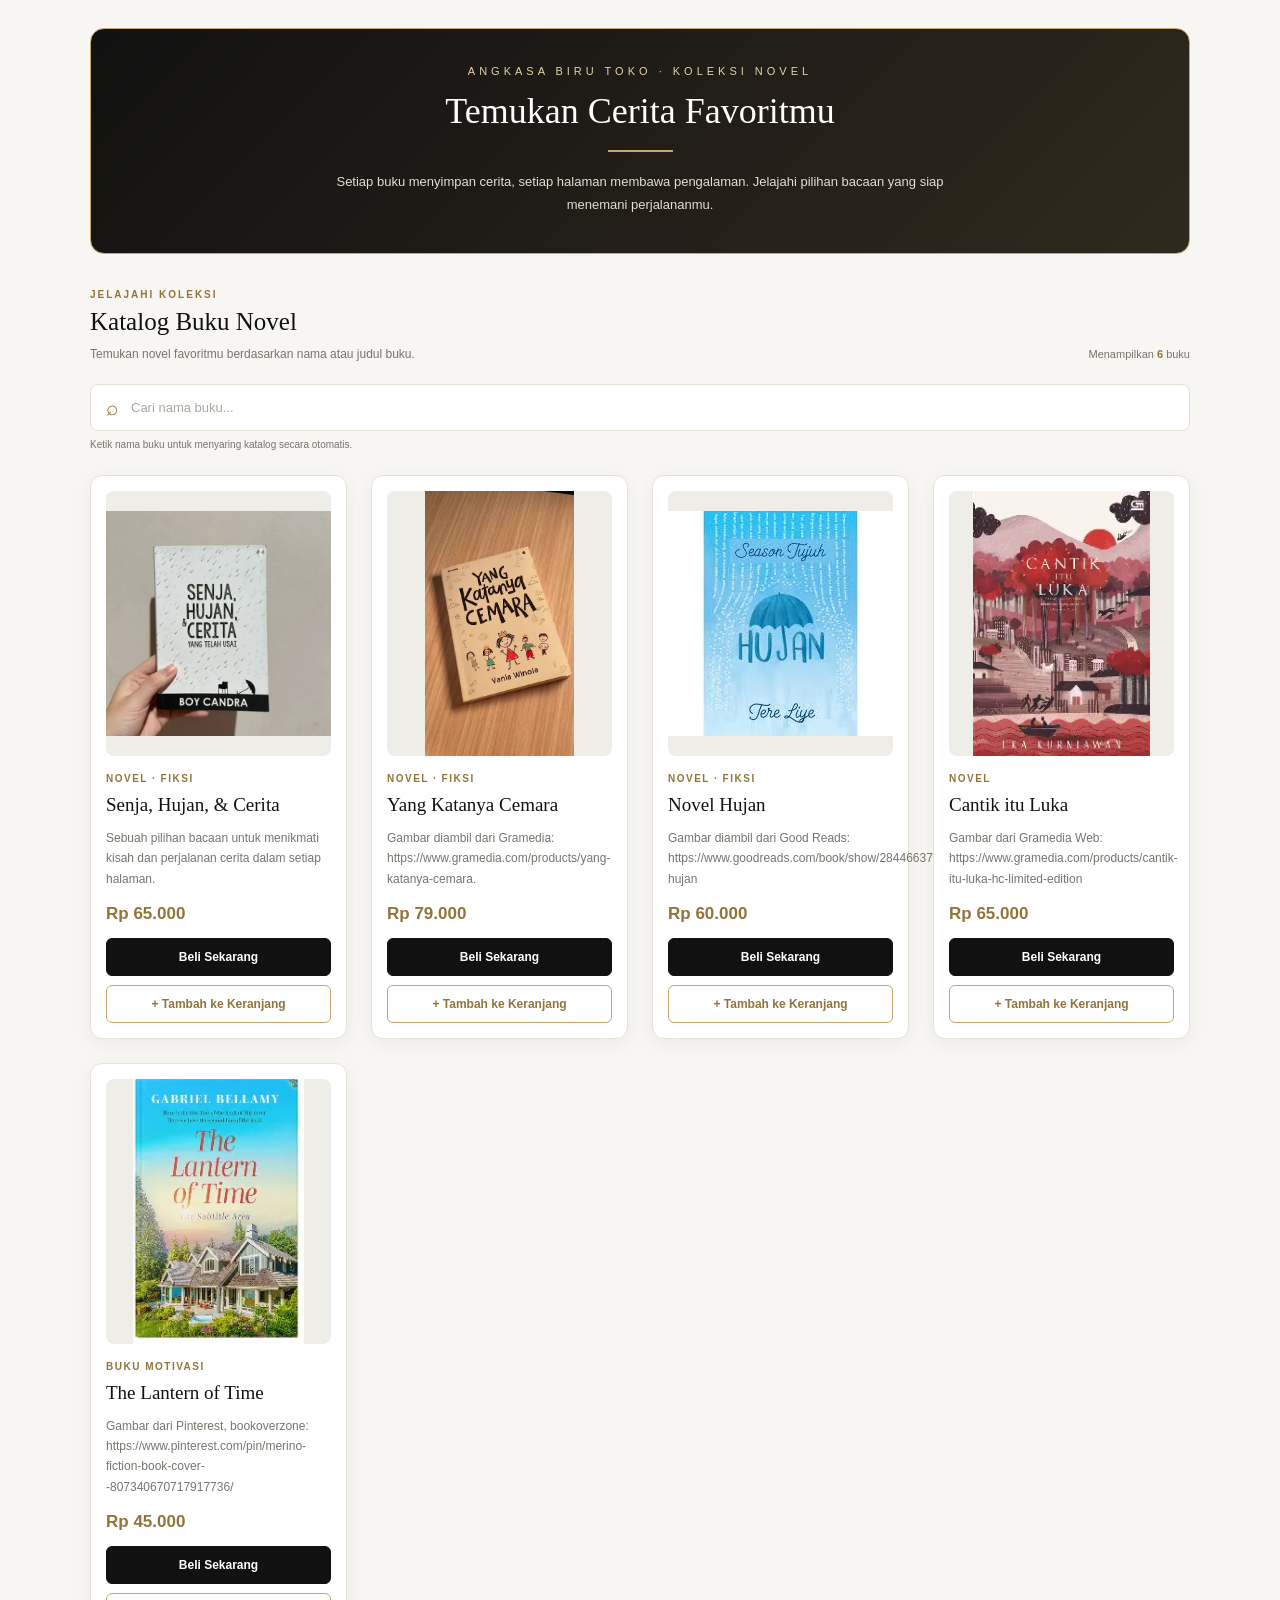
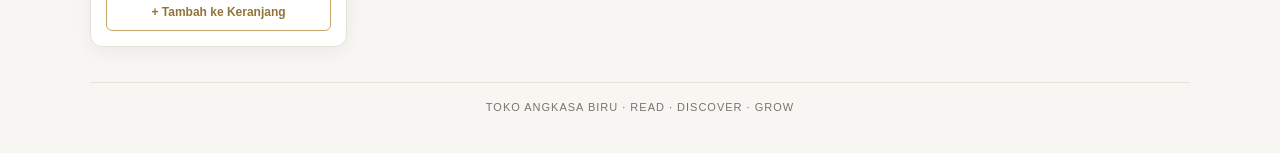
<file: BukuNovel.html>
<!DOCTYPE html>
<html lang="id">
<head>
  <meta charset="UTF-8">
  <meta name="viewport" content="width=device-width, initial-scale=1.0">
  <title>Katalog Buku Novel | Angkasa Biru</title>

  <style>
    :root {
      --gold: #c5a76a;
      --gold-light: #e4d3a7;
      --gold-dark: #92743b;
      --black: #111111;
      --white: #ffffff;
      --cream: #f7f6f2;
      --gray: #77746c;
      --border: #e7e2d8;
    }

    * {
      margin: 0;
      padding: 0;
      box-sizing: border-box;
      font-family: "Segoe UI", Arial, sans-serif;
    }

    body {
      background: var(--cream);
      color: var(--black);
      padding: 28px 20px 40px;
    }

    /* HEADER */
    .hero {
      max-width: 1100px;
      margin: 0 auto 35px;
      padding: 36px 22px;
      text-align: center;
      background: linear-gradient(135deg, #111, #30291d);
      border: 1px solid var(--gold);
      border-radius: 14px;
    }

    .eyebrow {
      color: var(--gold-light);
      font-size: 11px;
      letter-spacing: 4px;
      text-transform: uppercase;
      margin-bottom: 13px;
    }

    .hero h1 {
      color: var(--white);
      font-family: Georgia, "Times New Roman", serif;
      font-size: clamp(25px, 4vw, 36px);
      font-weight: normal;
    }

    .gold-line {
      width: 65px;
      height: 2px;
      background: var(--gold);
      margin: 18px auto;
    }

    .hero p {
      color: #e3ded4;
      font-size: 13px;
      line-height: 1.8;
      max-width: 650px;
      margin: auto;
    }

    /* KATALOG */
    .section {
      max-width: 1100px;
      margin: auto;
    }

    .section-header {
      display: flex;
      justify-content: space-between;
      align-items: end;
      gap: 15px;
      margin-bottom: 20px;
    }

    .section-label {
      color: var(--gold-dark);
      font-size: 10px;
      font-weight: bold;
      letter-spacing: 2px;
      margin-bottom: 8px;
    }

    .section-header h2 {
      font-family: Georgia, "Times New Roman", serif;
      font-size: 25px;
      font-weight: normal;
      margin-bottom: 8px;
    }

    .section-header p {
      color: var(--gray);
      font-size: 12px;
      line-height: 1.7;
    }

    .book-count {
      color: var(--gray);
      font-size: 11px;
      white-space: nowrap;
      padding-bottom: 4px;
    }

    .book-count strong {
      color: var(--gold-dark);
    }

    /* SEARCH */
    .search-wrap {
      margin: 0 auto 25px;
    }

    .search-box {
      display: flex;
      align-items: center;
      gap: 12px;
      padding: 0 15px;
      background: var(--white);
      border: 1px solid var(--border);
      border-radius: 8px;
      transition: .2s;
    }

    .search-box:focus-within {
      border-color: var(--gold);
      box-shadow: 0 0 0 3px #c5a76a20;
    }

    .search-icon {
      color: var(--gold-dark);
      font-size: 21px;
    }

    .search-box input {
      flex: 1;
      min-width: 0;
      padding: 15px 0;
      border: none;
      outline: none;
      background: transparent;
      color: var(--black);
      font-size: 13px;
    }

    .search-box input::placeholder {
      color: #aaa69d;
    }

    .clear-btn {
      display: none;
      border: none;
      background: transparent;
      color: var(--gold-dark);
      cursor: pointer;
      font-size: 11px;
      padding: 8px;
    }

    .search-hint {
      margin-top: 8px;
      color: var(--gray);
      font-size: 10px;
    }

    /* GRID BUKU */
    .container-buku {
      display: grid;
      grid-template-columns: repeat(
        auto-fit,
        minmax(min(100%, 225px), 1fr)
      );
      gap: 24px;
      margin: auto;
    }

    /* KARTU BUKU */
    .card-buku {
      min-width: 0;
      background: var(--white);
      border: 1px solid var(--border);
      border-radius: 12px;
      padding: 15px;
      display: flex;
      flex-direction: column;
      box-shadow: 0 5px 18px rgba(17, 17, 17, 0.05);
      transition: transform .3s ease,
                  box-shadow .3s ease,
                  border-color .3s ease;
    }

    .card-buku:hover {
      transform: translateY(-6px);
      border-color: var(--gold);
      box-shadow: 0 12px 28px rgba(17, 17, 17, 0.12);
    }

    .img-container {
      width: 100%;
      height: 265px;
      background: #efede7;
      border-radius: 8px;
      overflow: hidden;
      margin-bottom: 17px;
    }

    .img-container img {
      width: 100%;
      height: 100%;
      object-fit: contain;
      transition: transform .4s ease;
    }

    .card-buku:hover .img-container img {
      transform: scale(1.04);
    }

    .category {
      color: var(--gold-dark);
      font-size: 10px;
      font-weight: bold;
      letter-spacing: 1.5px;
      text-transform: uppercase;
      margin-bottom: 8px;
    }

    .title-buku {
      font-family: Georgia, "Times New Roman", serif;
      color: var(--black);
      font-size: 19px;
      font-weight: normal;
      line-height: 1.4;
      margin-bottom: 9px;
      overflow-wrap: anywhere;
    }

    .description {
      color: var(--gray);
      font-size: 12px;
      line-height: 1.7;
      margin-bottom: 15px;
      flex-grow: 1;
    }

    .price {
      color: var(--gold-dark);
      font-size: 17px;
      font-weight: 750;
      margin-bottom: 14px;
    }

    .actions {
      display: flex;
      flex-direction: column;
      gap: 9px;
      margin-top: auto;
    }

    .btn {
      display: block;
      width: 100%;
      border-radius: 6px;
      padding: 11px 9px;
      text-align: center;
      text-decoration: none;
      font-size: 12px;
      font-weight: bold;
      cursor: pointer;
      transition: .25s ease;
    }

    .buy-btn {
      background: var(--black);
      color: var(--white);
      border: 1px solid var(--black);
    }

    .buy-btn:hover {
      background: var(--gold-dark);
      border-color: var(--gold-dark);
    }

    .add-cart-btn {
      background: var(--white);
      color: var(--gold-dark);
      border: 1px solid var(--gold);
    }

    .add-cart-btn:hover {
      background: var(--gold);
      color: var(--black);
    }

    /* BUKU TIDAK DITEMUKAN */
    .empty-state {
      display: none;
      margin: auto;
      padding: 45px 20px;
      background: var(--white);
      border: 1px dashed var(--gold);
      border-radius: 10px;
      text-align: center;
    }

    .empty-icon {
      font-size: 32px;
      margin-bottom: 12px;
    }

    .empty-state h3 {
      font-family: Georgia, "Times New Roman", serif;
      font-size: 22px;
      font-weight: normal;
      margin-bottom: 9px;
    }

    .empty-state p {
      color: var(--gray);
      font-size: 12px;
      line-height: 1.8;
      margin-bottom: 17px;
    }

    .reset-search {
      padding: 11px 16px;
      background: var(--black);
      color: var(--white);
      border: 1px solid var(--black);
      border-radius: 6px;
      cursor: pointer;
      font-size: 12px;
      font-weight: bold;
    }

    .reset-search:hover {
      background: var(--gold-dark);
    }

    /* FOOTER */
    .footer-note {
      max-width: 1100px;
      margin: 35px auto 0;
      padding-top: 18px;
      border-top: 1px solid var(--border);
      text-align: center;
      color: var(--gray);
      font-size: 11px;
      letter-spacing: 1px;
    }

    /* RESPONSIVE */
    @media (max-width: 650px) {
      body {
        padding: 16px 12px 28px;
      }

      .hero {
        padding: 28px 16px;
      }

      .eyebrow {
        letter-spacing: 2px;
      }

      .container-buku {
        grid-template-columns: repeat(2, minmax(0, 1fr));
        gap: 15px;
      }

      .card-buku {
        padding: 10px;
      }

      .img-container {
        height: 210px;
      }

      .title-buku {
        font-size: 16px;
      }

      .section-header {
        align-items: start;
      }

      .section-header h2 {
        font-size: 22px;
      }

      .book-count {
        white-space: normal;
        text-align: right;
      }

      .btn {
        font-size: 11px;
      }
    }

    @media (max-width: 380px) {
      .container-buku {
        grid-template-columns: 1fr;
      }

      .img-container {
        height: 265px;
      }

      .section-header {
        flex-direction: column;
      }
    }
  </style>
</head>

<body>

  <!-- HEADER -->
  <header class="hero">
    <div class="eyebrow">ANGKASA BIRU TOKO · KOLEKSI NOVEL</div>
    <h1>Temukan Cerita Favoritmu</h1>
    <div class="gold-line"></div>
    <p>
      Setiap buku menyimpan cerita, setiap halaman membawa pengalaman.
      Jelajahi pilihan bacaan yang siap menemani perjalananmu.
    </p>
  </header>

  <main class="section">

    <!-- JUDUL KATALOG -->
    <div class="section-header">
      <div>
        <div class="section-label">JELAJAHI KOLEKSI</div>
        <h2>Katalog Buku Novel</h2>
        <p>Temukan novel favoritmu berdasarkan nama atau judul buku.</p>
      </div>

      <div class="book-count">
        Menampilkan <strong id="visibleCount">6</strong> buku
      </div>
    </div>

    <!-- PENCARIAN -->
    <div class="search-wrap">
      <div class="search-box">
        <span class="search-icon" aria-hidden="true">⌕</span>
        <input
          type="search"
          id="searchInput"
          placeholder="Cari nama buku..."
          aria-label="Cari buku berdasarkan nama"
          autocomplete="off"
        >
        <button class="clear-btn" id="clearBtn" type="button">
          Hapus ✕
        </button>
      </div>

      <p class="search-hint">
        Ketik nama buku untuk menyaring katalog secara otomatis.
      </p>
    </div>

    <!-- DAFTAR BUKU -->
    <div class="container-buku" id="bookGrid">

      <!-- BUKU 1 -->
      <article class="card-buku" data-title="Senja Hujan dan Cerita">
        <div class="img-container">
          <img src="GAMBAR/Novel_SHC.jpg"
               alt="Sampul Senja, Hujan, dan Cerita">
        </div>
        <div class="category">Novel · Fiksi</div>
        <h2 class="title-buku">Senja, Hujan, & Cerita</h2>
        <p class="description">
          Sebuah pilihan bacaan untuk menikmati kisah dan
          perjalanan cerita dalam setiap halaman.
        </p>
        <div class="price">Rp 65.000</div>

        <div class="actions">
          <a class="btn buy-btn"
             href="Pembayaran.html?title=Senja%2C%20Hujan%2C%20%26%20Cerita&amp;price=65000"
             target="konten">Beli Sekarang</a>

          <button class="btn add-cart-btn" type="button"
                  onclick="tambahKeranjang('Senja, Hujan, & Cerita', 65000)">
            + Tambah ke Keranjang
          </button>
        </div>
      </article>

      <!-- BUKU 2 -->
      <article class="card-buku" data-title="Yang Katanya Cemara">
        <div class="img-container">
          <img src="GAMBAR/Novel_YKC.jpg"
               alt="Sampul Yang Katanya Cemara">
        </div>
        <div class="category">Novel · Fiksi</div>
        <h2 class="title-buku">Yang Katanya Cemara</h2>
        <p class="description">
          Gambar diambil dari Gramedia: https://www.gramedia.com/products/yang-katanya-cemara.
        </p>
        <div class="price">Rp 79.000</div>

        <div class="actions">
          <a class="btn buy-btn"
             href="Pembayaran.html?title=Yang%20Katanya%20Cemara&amp;price=79000"
             target="konten">Beli Sekarang</a>

          <button class="btn add-cart-btn" type="button"
                  onclick="tambahKeranjang('Yang Katanya Cemara', 79000)">
            + Tambah ke Keranjang
          </button>
        </div>
      </article>

      <!-- BUKU 3 -->
      <article class="card-buku" data-title="Novel Hujan">
        <div class="img-container">
          <img src="GAMBAR/Novel_Hujan.jpg"
               alt="Sampul Novel Hujan">
        </div>
        <div class="category">Novel · Fiksi</div>
        <h2 class="title-buku">Novel Hujan</h2>
        <p class="description">
          Gambar diambil dari Good Reads: https://www.goodreads.com/book/show/28446637-hujan
        </p>
        <div class="price">Rp 60.000</div>

        <div class="actions">
          <a class="btn buy-btn"
             href="Pembayaran.html?title=Novel%20Hujan&amp;price=60000"
             target="konten">Beli Sekarang</a>

          <button class="btn add-cart-btn" type="button"
                  onclick="tambahKeranjang('Novel Hujan', 60000)">
            + Tambah ke Keranjang
          </button>
        </div>
      </article>

      <!-- BUKU 4 -->
      <article class="card-buku" data-title="Cinta Itu Luka">
        <div class="img-container">
          <img src="GAMBAR/CIL.jpg"
               alt="Sampul Buku Motivasi SAW">
        </div>
        <div class="category">Novel</div>
        <h2 class="title-buku">Cantik itu Luka</h2>
        <p class="description">
          Gambar dari Gramedia Web: https://www.gramedia.com/products/cantik-itu-luka-hc-limited-edition
        </p>
        <div class="price">Rp 65.000</div>

        <div class="actions">
          <a class="btn buy-btn"
             href="Pembayaran.html?title=Buku%20Motivasi%20SAW&amp;price=65000"
             target="konten">Beli Sekarang</a>

          <button class="btn add-cart-btn" type="button"
                  onclick="tambahKeranjang('Buku Motivasi SAW', 65000)">
            + Tambah ke Keranjang
          </button>
        </div>
      </article>

      <!-- BUKU 5 -->
      <article class="card-buku" data-title="Aku Kau dan Masa Depan">
        <div class="img-container">
          <img src="GAMBAR/TLoT.jpg"
               alt="Sampul Aku, Kau, dan Masa Depan">
        </div>
        <div class="category">Buku Motivasi</div>
        <h2 class="title-buku">The Lantern of Time</h2>
        <p class="description">
          Gambar dari Pinterest, bookoverzone: https://www.pinterest.com/pin/merino-fiction-book-cover--807340670717917736/
        </p>
        <div class="price">Rp 45.000</div>

        <div class="actions">
          <a class="btn buy-btn"
             href="Pembayaran.html?title=Aku%2C%20Kau%2C%20%26%20Masa%20Depan&amp;price=45000"
             target="konten">Beli Sekarang</a>

          <button class="btn add-cart-btn" type="button"
                  onclick="tambahKeranjang('Aku, Kau, & Masa Depan', 45000)">
            + Tambah ke Keranjang
          </button>
        </div>
      </article>

    <!-- PESAN JIKA BUKU TIDAK DITEMUKAN -->
    <div class="empty-state" id="emptyState">
      <div class="empty-icon">📚</div>
      <h3>Buku tidak ditemukan</h3>
      <p>
        Coba gunakan kata kunci lain untuk menemukan
        buku yang kamu cari.
      </p>
      <button class="reset-search" id="resetBtn" type="button">
        Tampilkan Semua Buku
      </button>
    </div>

  </main>

  <footer class="footer-note">
    TOKO ANGKASA BIRU · READ · DISCOVER · GROW
  </footer>

  <script>
    /* ================= PENCARIAN BUKU ================= */

    const searchInput = document.getElementById("searchInput");
    const bookCards = document.querySelectorAll(".card-buku");
    const visibleCount = document.getElementById("visibleCount");
    const emptyState = document.getElementById("emptyState");
    const clearBtn = document.getElementById("clearBtn");
    const resetBtn = document.getElementById("resetBtn");
    const bookGrid = document.getElementById("bookGrid");

    function cariBuku() {
      const keyword = searchInput.value.trim().toLocaleLowerCase("id");
      let jumlahTampil = 0;

      bookCards.forEach(card => {
        const namaBuku = card.dataset.title.toLocaleLowerCase("id");
        const cocok = namaBuku.includes(keyword);

        card.style.display = cocok ? "flex" : "none";

        if (cocok) jumlahTampil++;
      });

      visibleCount.textContent = jumlahTampil;
      emptyState.style.display = jumlahTampil === 0 ? "block" : "none";
      bookGrid.style.display = jumlahTampil === 0 ? "none" : "grid";
      clearBtn.style.display = keyword ? "inline-block" : "none";
    }

    searchInput.addEventListener("input", cariBuku);

    clearBtn.addEventListener("click", () => {
      searchInput.value = "";
      cariBuku();
      searchInput.focus();
    });

    resetBtn.addEventListener("click", () => {
      searchInput.value = "";
      cariBuku();
      searchInput.focus();
    });


    /* ================= KERANJANG ================= */

    function tambahKeranjang(judul, harga) {
      const key = "pustakaUtamaCart";
      let cart = [];

      try {
        const tersimpan = localStorage.getItem(key);
        cart = tersimpan ? JSON.parse(tersimpan) : [];

        if (!Array.isArray(cart)) cart = [];
      } catch (error) {
        cart = [];
      }

      const item = cart.find(buku => buku.title === judul);

      if (item) {
        item.qty = (Number(item.qty) || 0) + 1;
        item.price = Number(item.price) || harga;
      } else {
        cart.push({
          title: judul,
          price: harga,
          qty: 1
        });
      }

      localStorage.setItem(key, JSON.stringify(cart));

      // Jika halaman berada di dalam iframe "konten",
      // pindahkan iframe ke halaman Keranjang.html.
      if (window.parent !== window) {
        const iframe = window.parent.document.querySelector(
          'iframe[name="konten"]'
        );

        if (iframe) {
          iframe.src = "Keranjang.html";
          return;
        }
      }

      // Jika dibuka langsung, pindah ke halaman keranjang.
      window.location.href = "Keranjang.html";
    }
  </script>

</body>
</html>
</file>
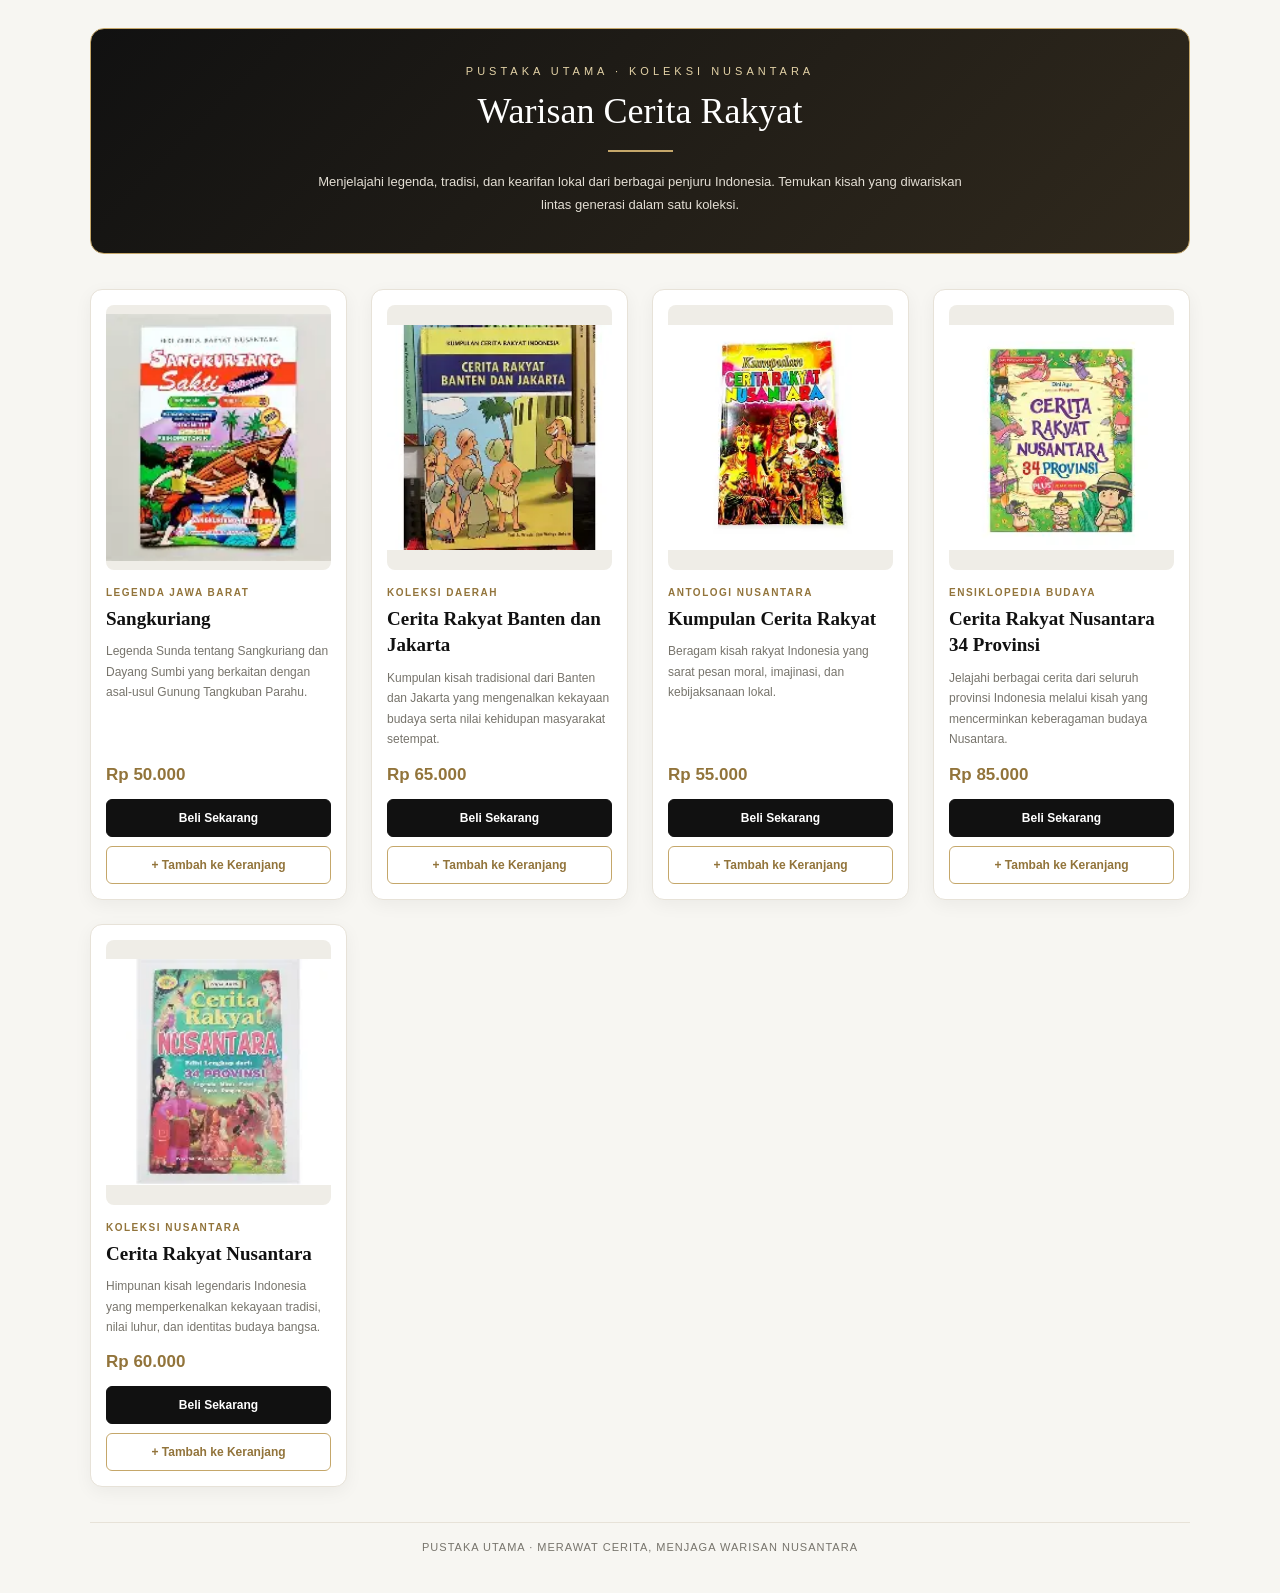
<file: CeritaRakyat.html>
<!DOCTYPE html>
<html lang="id">
<head>
  <meta charset="UTF-8">
  <meta name="viewport" content="width=device-width, initial-scale=1.0">
  <title>Cerita Rakyat | Pustaka Utama</title>

  <style>
    :root {
      --gold: #c5a76a;
      --gold-light: #e4d3a7;
      --gold-dark: #92743b;
      --black: #111111;
      --black-soft: #1c1c1c;
      --white: #ffffff;
      --cream: #f7f6f2;
      --gray: #77746c;
      --border: #e7e2d8;
    }

    * {
      margin: 0;
      padding: 0;
      box-sizing: border-box;
      font-family: "Segoe UI", Arial, sans-serif;
    }

    body {
      background: var(--cream);
      color: var(--black);
      padding: 28px 20px 40px;
    }

    /* HEADER */
    .hero {
      max-width: 1100px;
      margin: 0 auto 35px;
      padding: 36px 22px;
      text-align: center;
      background: linear-gradient(135deg, #111, #30291d);
      border: 1px solid var(--gold);
      border-radius: 14px;
      position: relative;
      overflow: hidden;
    }

    .eyebrow {
      color: var(--gold-light);
      font-size: 11px;
      letter-spacing: 4px;
      text-transform: uppercase;
      margin-bottom: 13px;
    }

    h1 {
      color: var(--white);
      font-family: Georgia, "Times New Roman", serif;
      font-size: clamp(25px, 4vw, 36px);
      font-weight: normal;
    }

    .gold-line {
      width: 65px;
      height: 2px;
      background: var(--gold);
      margin: 18px auto;
    }

    .hero p {
      color: #e3ded4;
      font-size: 13px;
      line-height: 1.8;
      max-width: 650px;
      margin: auto;
    }

    /* GRID BUKU */
    .container-buku {
      display: grid;
      grid-template-columns: repeat(
        auto-fit,
        minmax(min(100%, 225px), 1fr)
      );
      gap: 24px;
      max-width: 1100px;
      margin: auto;
    }

    /* KARTU */
    .card-buku {
      background: var(--white);
      border: 1px solid var(--border);
      border-radius: 12px;
      padding: 15px;
      display: flex;
      flex-direction: column;
      box-shadow: 0 5px 18px rgba(17, 17, 17, 0.05);
      transition: transform 0.3s ease,
                  box-shadow 0.3s ease,
                  border-color 0.3s ease;
    }

    .card-buku:hover {
      transform: translateY(-6px);
      border-color: var(--gold);
      box-shadow: 0 12px 28px rgba(17, 17, 17, 0.12);
    }

    .img-container {
      width: 100%;
      height: 265px;
      background: #efede7;
      border-radius: 8px;
      overflow: hidden;
      margin-bottom: 17px;
    }

    .img-container img {
      width: 100%;
      height: 100%;
      object-fit: contain;
      transition: transform 0.4s ease;
    }

    .card-buku:hover .img-container img {
      transform: scale(1.04);
    }

    .category {
      color: var(--gold-dark);
      font-size: 10px;
      font-weight: bold;
      letter-spacing: 1.5px;
      text-transform: uppercase;
      margin-bottom: 8px;
    }

    .title-buku {
      font-family: Georgia, "Times New Roman", serif;
      color: var(--black);
      font-size: 19px;
      line-height: 1.4;
      margin-bottom: 9px;
    }

    .description {
      color: var(--gray);
      font-size: 12px;
      line-height: 1.7;
      margin-bottom: 15px;
      flex-grow: 1;
    }

    .price {
      color: var(--gold-dark);
      font-size: 17px;
      font-weight: 750;
      margin-bottom: 14px;
    }

    .actions {
      display: flex;
      flex-direction: column;
      gap: 9px;
      margin-top: auto;
    }

    .btn {
      display: block;
      width: 100%;
      border-radius: 6px;
      padding: 11px 9px;
      text-align: center;
      text-decoration: none;
      font-size: 12px;
      font-weight: bold;
      cursor: pointer;
      transition: 0.25s ease;
    }

    .buy-btn {
      background: var(--black);
      color: var(--white);
      border: 1px solid var(--black);
    }

    .buy-btn:hover {
      background: var(--gold-dark);
      border-color: var(--gold-dark);
    }

    .add-cart-btn {
      background: var(--white);
      color: var(--gold-dark);
      border: 1px solid var(--gold);
    }

    .add-cart-btn:hover {
      background: var(--gold);
      color: var(--black);
    }

    .footer-note {
      max-width: 1100px;
      margin: 35px auto 0;
      padding-top: 18px;
      border-top: 1px solid var(--border);
      text-align: center;
      color: var(--gray);
      font-size: 11px;
      letter-spacing: 1px;
    }

    @media (max-width: 480px) {
      body {
        padding: 16px 12px 28px;
      }

      .hero {
        padding: 28px 16px;
      }

      .container-buku {
        gap: 15px;
      }

      .img-container {
        height: 230px;
      }
    }
  </style>
</head>

<body>

  <header class="hero">
    <div class="eyebrow">Pustaka Utama · Koleksi Nusantara</div>
    <h1>Warisan Cerita Rakyat</h1>
    <div class="gold-line"></div>
    <p>
      Menjelajahi legenda, tradisi, dan kearifan lokal
      dari berbagai penjuru Indonesia. Temukan kisah
      yang diwariskan lintas generasi dalam satu koleksi.
    </p>
  </header>

  <main class="container-buku">

    <!-- 1. Sangkuriang -->
    <article class="card-buku">
      <div class="img-container">
        <img src="GAMBAR/CR_Sangkuriang.png"
             alt="Sampul buku Sangkuriang">
      </div>
      <div class="category">Legenda Jawa Barat</div>
      <h2 class="title-buku">Sangkuriang</h2>
      <p class="description">
        Legenda Sunda tentang Sangkuriang dan Dayang Sumbi
        yang berkaitan dengan asal-usul Gunung Tangkuban Parahu.
      </p>
      <div class="price">Rp 50.000</div>
      <div class="actions">
        <a class="btn buy-btn"
           href="Pembayaran.html?title=Sangkuriang&amp;price=50000">
          Beli Sekarang
        </a>
        <button class="btn add-cart-btn" type="button"
          onclick="tambahKeranjang('Sangkuriang', 50000)">
          + Tambah ke Keranjang
        </button>
      </div>
    </article>

    <!-- 2. Cerita Rakyat Banten dan Jakarta -->
    <article class="card-buku">
      <div class="img-container">
        <img src="GAMBAR/CR_Cerita Rayat Banten dan Jakarta.png"
             alt="Sampul Cerita Rakyat Banten dan Jakarta">
      </div>
      <div class="category">Koleksi Daerah</div>
      <h2 class="title-buku">Cerita Rakyat Banten dan Jakarta</h2>
      <p class="description">
        Kumpulan kisah tradisional dari Banten dan Jakarta
        yang mengenalkan kekayaan budaya serta nilai
        kehidupan masyarakat setempat.
      </p>
      <div class="price">Rp 65.000</div>
      <div class="actions">
        <a class="btn buy-btn"
           href="Pembayaran.html?title=Cerita%20Rakyat%20Banten%20dan%20Jakarta&amp;price=65000">
          Beli Sekarang
        </a>
        <button class="btn add-cart-btn" type="button"
          onclick="tambahKeranjang('Cerita Rakyat Banten dan Jakarta', 65000)">
          + Tambah ke Keranjang
        </button>
      </div>
    </article>

    <!-- 3. Kumpulan Cerita Rakyat -->
    <article class="card-buku">
      <div class="img-container">
        <img src="GAMBAR/CR_Kumpulan Cerita Rakyat.png"
             alt="Sampul Kumpulan Cerita Rakyat">
      </div>
      <div class="category">Antologi Nusantara</div>
      <h2 class="title-buku">Kumpulan Cerita Rakyat</h2>
      <p class="description">
        Beragam kisah rakyat Indonesia yang sarat pesan
        moral, imajinasi, dan kebijaksanaan lokal.
      </p>
      <div class="price">Rp 55.000</div>
      <div class="actions">
        <a class="btn buy-btn"
           href="Pembayaran.html?title=Kumpulan%20Cerita%20Rakyat&amp;price=55000">
          Beli Sekarang
        </a>
        <button class="btn add-cart-btn" type="button"
          onclick="tambahKeranjang('Kumpulan Cerita Rakyat', 55000)">
          + Tambah ke Keranjang
        </button>
      </div>
    </article>

    <!-- 4. Cerita Rakyat Nusantara 34 Provinsi -->
    <article class="card-buku">
      <div class="img-container">
        <img src="GAMBAR/CR_Cerita Rakyat Nusantara 34 Provinsi.png"
             alt="Sampul Cerita Rakyat Nusantara 34 Provinsi">
      </div>
      <div class="category">Ensiklopedia Budaya</div>
      <h2 class="title-buku">Cerita Rakyat Nusantara 34 Provinsi</h2>
      <p class="description">
        Jelajahi berbagai cerita dari seluruh provinsi
        Indonesia melalui kisah yang mencerminkan
        keberagaman budaya Nusantara.
      </p>
      <div class="price">Rp 85.000</div>
      <div class="actions">
        <a class="btn buy-btn"
           href="Pembayaran.html?title=Cerita%20Rakyat%20Nusantara%2034%20Provinsi&amp;price=85000">
          Beli Sekarang
        </a>
        <button class="btn add-cart-btn" type="button"
          onclick="tambahKeranjang('Cerita Rakyat Nusantara 34 Provinsi', 85000)">
          + Tambah ke Keranjang
        </button>
      </div>
    </article>

    <!-- 5. Cerita Rakyat Nusantara -->
    <article class="card-buku">
      <div class="img-container">
        <img src="GAMBAR/CR_Cerita Rakyat Nusantara.png"
             alt="Sampul Cerita Rakyat Nusantara">
      </div>
      <div class="category">Koleksi Nusantara</div>
      <h2 class="title-buku">Cerita Rakyat Nusantara</h2>
      <p class="description">
        Himpunan kisah legendaris Indonesia yang
        memperkenalkan kekayaan tradisi, nilai luhur,
        dan identitas budaya bangsa.
      </p>
      <div class="price">Rp 60.000</div>
      <div class="actions">
        <a class="btn buy-btn"
           href="Pembayaran.html?title=Cerita%20Rakyat%20Nusantara&amp;price=60000">
          Beli Sekarang
        </a>
        <button class="btn add-cart-btn" type="button"
          onclick="tambahKeranjang('Cerita Rakyat Nusantara', 60000)">
          + Tambah ke Keranjang
        </button>
      </div>
    </article>

  </main>

  <footer class="footer-note">
    PUSTAKA UTAMA · MERAWAT CERITA, MENJAGA WARISAN NUSANTARA
  </footer>


<script>
  function tambahKeranjang(judul, harga) {
    const key = "pustakaUtamaCart";

    // Ambil fungsi keranjang dari halaman utama jika tersedia.
    if (
      window.parent !== window &&
      typeof window.parent.addToCart === "function"
    ) {
      window.parent.addToCart(judul, harga);

      // Setelah ditambahkan, langsung buka halaman keranjang
      window.location.href = "Keranjang.html";
      return;
    }

    // Cadangan jika halaman dibuka langsung.
    let cart = [];

    try {
      cart = JSON.parse(localStorage.getItem(key)) || [];
    } catch (error) {
      cart = [];
    }

    const item = cart.find(buku => buku.title === judul);

    if (item) {
      item.qty = (Number(item.qty) || 0) + 1;
    } else {
      cart.push({
        title: judul,
        price: harga,
        qty: 1
      });
    }

    localStorage.setItem(key, JSON.stringify(cart));

    // Langsung berpindah ke halaman keranjang.
    window.location.href = "Keranjang.html";
  }
</script>

</body>
</html>
</file>
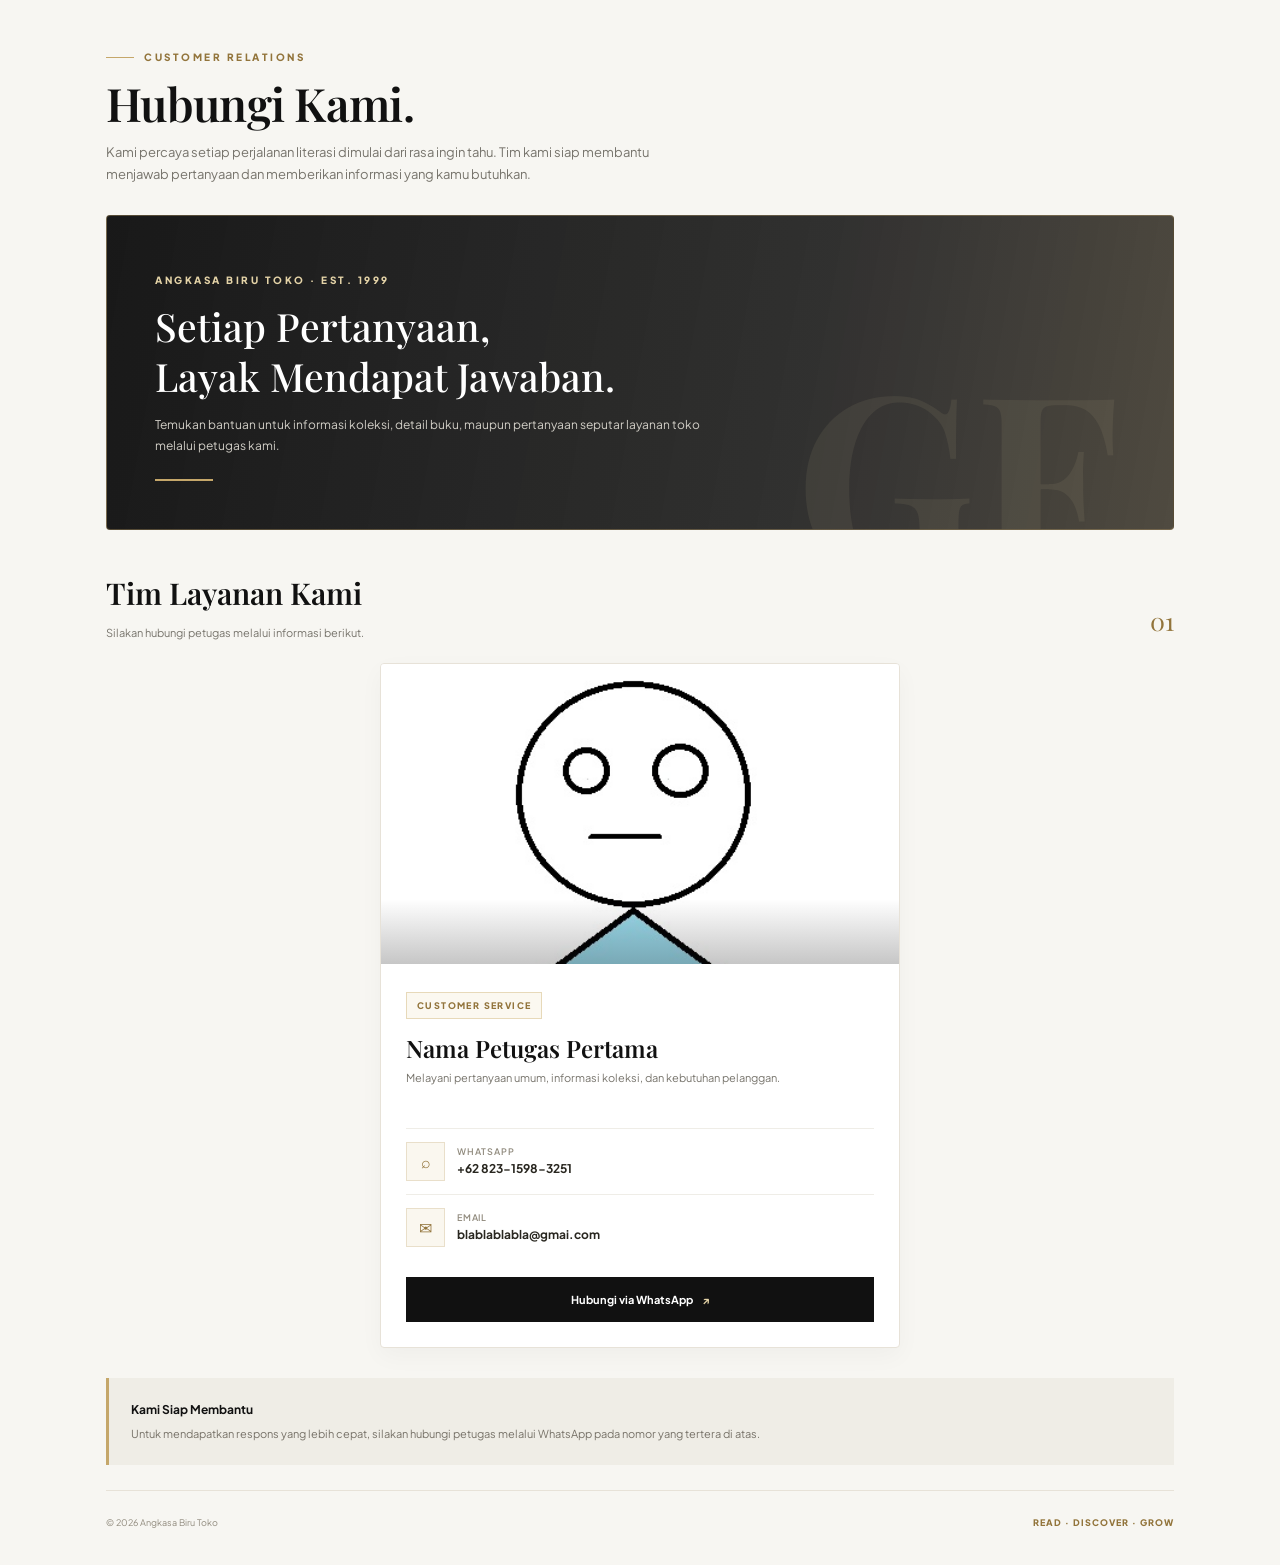
<file: CP.html>
<!DOCTYPE html>
<html lang="id">
<head>
    <meta charset="UTF-8">
    <meta name="viewport" content="width=device-width, initial-scale=1.0">
    <title>Contact Person | Angkasa Biru Toko</title>

    <link rel="preconnect" href="https://fonts.googleapis.com">
    <link rel="preconnect" href="https://fonts.gstatic.com" crossorigin>
    <link href="https://fonts.googleapis.com/css2?family=Plus+Jakarta+Sans:wght@400;500;600;700;800&family=Playfair+Display:wght@400;500;600;700&display=swap" rel="stylesheet">

    <style>
        :root {
            --gold: #c5a76a;
            --gold-light: #e4d3a7;
            --gold-dark: #92743b;
            --black: #111111;
            --black-soft: #1c1c1c;
            --ivory: #f7f6f2;
            --white: #ffffff;
            --text: #24231f;
            --muted: #77746c;
            --border: #e7e2d8;
        }

        * {
            box-sizing: border-box;
        }

        html {
            scroll-behavior: smooth;
        }

        body {
            margin: 0;
            background: var(--ivory);
            color: var(--text);
            font-family: 'Plus Jakarta Sans', sans-serif;
            line-height: 1.7;
        }

        a {
            -webkit-tap-highlight-color: transparent;
        }

        .cp-page {
            max-width: 1120px;
            margin: auto;
            padding: 38px 26px 34px;
        }

        /* HEADER */

        .cp-heading {
            margin-bottom: 30px;
        }

        .cp-eyebrow {
            display: inline-flex;
            align-items: center;
            gap: 10px;
            color: var(--gold-dark);
            font-size: 10px;
            font-weight: 800;
            letter-spacing: 2.5px;
            text-transform: uppercase;
        }

        .cp-eyebrow::before {
            content: "";
            display: inline-block;
            width: 28px;
            height: 1px;
            background: var(--gold);
        }

        .cp-heading h1 {
            margin: 10px 0;
            color: var(--black);
            font-family: 'Playfair Display', serif;
            font-size: clamp(32px, 5vw, 46px);
            font-weight: 600;
            line-height: 1.2;
            letter-spacing: -0.7px;
        }

        .cp-heading p {
            max-width: 590px;
            margin: 0;
            color: var(--muted);
            font-size: 13px;
        }

        /* BANNER */

        .cp-banner {
            position: relative;
            isolation: isolate;
            overflow: hidden;
            padding: clamp(28px, 5vw, 48px);
            margin-bottom: 38px;
            border: 1px solid rgba(197, 167, 106, 0.35);
            border-radius: 4px;
            background:
                linear-gradient(
                    100deg,
                    rgba(17, 17, 17, 0.97) 0%,
                    rgba(28, 28, 28, 0.91) 65%,
                    rgba(45, 39, 28, 0.83) 100%
                ),
                url('https://images.unsplash.com/photo-1507842217343-583bb7270b66?auto=format&fit=crop&w=1400&q=85')
                center / cover;
            color: var(--white);
        }

        .cp-banner::after {
            content: "GF";
            position: absolute;
            z-index: -1;
            right: 5%;
            bottom: -65px;
            color: rgba(228, 211, 167, 0.08);
            font-family: 'Playfair Display', serif;
            font-size: clamp(130px, 24vw, 245px);
            font-weight: 700;
            line-height: 1;
            pointer-events: none;
        }

        .banner-label {
            display: inline-block;
            margin-bottom: 13px;
            color: var(--gold-light);
            font-size: 10px;
            font-weight: 800;
            letter-spacing: 2.5px;
        }

        .cp-banner h2 {
            max-width: 650px;
            margin: 0 0 13px;
            font-family: 'Playfair Display', serif;
            font-size: clamp(26px, 4.5vw, 39px);
            font-weight: 500;
            line-height: 1.28;
        }

        .cp-banner p {
            max-width: 550px;
            margin: 0;
            color: #d1cec6;
            font-size: 12px;
        }

        .banner-line {
            width: 58px;
            height: 2px;
            margin-top: 23px;
            background: var(--gold);
        }

        /* SECTION TITLE */

        .cp-section-heading {
            display: flex;
            align-items: end;
            justify-content: space-between;
            gap: 16px;
            margin-bottom: 20px;
        }

        .cp-section-heading h2 {
            margin: 0;
            color: var(--black);
            font-family: 'Playfair Display', serif;
            font-size: clamp(23px, 4vw, 30px);
            font-weight: 600;
        }

        .cp-section-heading p {
            margin: 5px 0 0;
            color: var(--muted);
            font-size: 11px;
        }

        .cp-section-number {
            color: var(--gold-dark);
            font-family: 'Playfair Display', serif;
            font-size: 25px;
        }

        /* CONTACT CARD */

        .cp-grid {
            display: grid;
            grid-template-columns: minmax(0, 520px);
            justify-content: center;
            gap: 23px;
        }

        .cp-card {
            overflow: hidden;
            border: 1px solid var(--border);
            border-radius: 4px;
            background: var(--white);
            box-shadow: 0 8px 25px rgba(24, 22, 17, 0.035);
            transition: transform 0.25s ease, box-shadow 0.25s ease;
        }

        .cp-card:hover {
            transform: translateY(-4px);
            box-shadow: 0 15px 34px rgba(24, 22, 17, 0.09);
        }

        .cp-photo {
            position: relative;
            height: 300px;
            overflow: hidden;
            background: #e9e5dc;
        }

        .cp-photo::after {
            content: "";
            position: absolute;
            inset: auto 0 0;
            height: 65px;
            background: linear-gradient(transparent, rgba(17, 17, 17, 0.24));
            pointer-events: none;
        }

        .cp-photo img {
            display: block;
            width: 100%;
            height: 100%;
            object-fit: cover;
            object-position: center 35%;
            transition: transform 0.5s ease;
        }

        .cp-card:hover .cp-photo img {
            transform: scale(1.035);
        }

        .cp-details {
            padding: 25px;
        }

        .cp-role {
            display: inline-block;
            padding: 5px 10px;
            border: 1px solid #e7d9b9;
            background: #fbf8f0;
            color: var(--gold-dark);
            font-size: 9px;
            font-weight: 800;
            letter-spacing: 1.4px;
        }

        .cp-details h3 {
            margin: 13px 0 5px;
            color: var(--black);
            font-family: 'Playfair Display', serif;
            font-size: 24px;
            font-weight: 600;
            line-height: 1.35;
        }

        .cp-description {
            min-height: 40px;
            margin: 0 0 19px;
            color: var(--muted);
            font-size: 11px;
        }

        .cp-contact-row {
            display: flex;
            align-items: center;
            gap: 12px;
            padding: 13px 0;
            border-top: 1px solid #efede7;
        }

        .cp-contact-icon {
            display: flex;
            flex: 0 0 39px;
            align-items: center;
            justify-content: center;
            width: 39px;
            height: 39px;
            border: 1px solid #e9dfca;
            background: #faf7ef;
            color: var(--gold-dark);
            font-size: 16px;
        }

        .cp-contact-text {
            min-width: 0;
        }

        .cp-contact-text span {
            display: block;
            color: #918b7e;
            font-size: 9px;
            font-weight: 600;
            letter-spacing: 0.8px;
            text-transform: uppercase;
        }

        .cp-contact-text strong {
            display: block;
            overflow-wrap: anywhere;
            color: #292720;
            font-size: 12px;
            font-weight: 700;
        }

        /* WHATSAPP BUTTON */

        .cp-button {
            display: flex;
            align-items: center;
            justify-content: center;
            gap: 9px;
            width: 100%;
            min-height: 45px;
            margin-top: 17px;
            padding: 12px 15px;
            border: 1px solid var(--black);
            background: var(--black);
            color: var(--white);
            font-size: 11px;
            font-weight: 700;
            text-align: center;
            text-decoration: none;
            transition: background 0.2s, border-color 0.2s;
        }

        .cp-button:hover {
            border-color: var(--gold-dark);
            background: var(--gold-dark);
        }

        .cp-button span {
            color: var(--gold-light);
        }

        /* SERVICE NOTE */

        .cp-note {
            display: flex;
            align-items: flex-start;
            gap: 15px;
            padding: 22px;
            margin-top: 30px;
            border-left: 3px solid var(--gold);
            background: #efede6;
        }

        .cp-note-icon {
            flex: 0 0 auto;
            color: var(--gold-dark);
            font-size: 21px;
        }

        .cp-note strong {
            display: block;
            margin-bottom: 4px;
            color: var(--black);
            font-size: 12px;
        }

        .cp-note p {
            margin: 0;
            color: #777268;
            font-size: 11px;
        }

        /* FOOTER */

        .cp-footer {
            display: flex;
            align-items: center;
            justify-content: space-between;
            gap: 12px;
            padding-top: 24px;
            margin-top: 25px;
            border-top: 1px solid var(--border);
            color: #918b7e;
            font-size: 9px;
        }

        .cp-footer strong {
            color: var(--gold-dark);
            font-weight: 800;
            letter-spacing: 1px;
        }

        /* RESPONSIVE */

        @media (max-width: 700px) {
            .cp-page {
                padding: 26px 16px 28px;
            }

            .cp-photo {
                height: 290px;
            }

            .cp-details {
                padding: 22px;
            }

            .cp-section-heading {
                align-items: flex-start;
            }

            .cp-section-number {
                font-size: 20px;
            }
        }

        @media (max-width: 420px) {
            .cp-banner {
                padding: 26px 21px;
            }

            .cp-photo {
                height: 245px;
            }

            .cp-footer {
                align-items: flex-start;
                flex-direction: column;
            }
        }

        @media (prefers-reduced-motion: reduce) {
            *,
            *::before,
            *::after {
                scroll-behavior: auto !important;
                transition: none !important;
            }
        }
    </style>
</head>

<body>
    <main class="cp-page">

        <!-- HEADER -->
        <header class="cp-heading">
            <span class="cp-eyebrow">Customer Relations</span>
            <h1>Hubungi Kami.</h1>
            <p>
                Kami percaya setiap perjalanan literasi dimulai dari
                rasa ingin tahu. Tim kami siap membantu menjawab
                pertanyaan dan memberikan informasi yang kamu butuhkan.
            </p>
        </header>

        <!-- BANNER -->
        <section class="cp-banner">
            <span class="banner-label">ANGKASA BIRU TOKO · EST. 1999</span>
            <h2>Setiap Pertanyaan,<br>Layak Mendapat Jawaban.</h2>
            <p>
                Temukan bantuan untuk informasi koleksi, detail buku,
                maupun pertanyaan seputar layanan toko melalui petugas kami.
            </p>
            <div class="banner-line"></div>
        </section>

        <!-- CONTACT PERSON -->
        <section aria-labelledby="contact-title">
            <div class="cp-section-heading">
                <div>
                    <h2 id="contact-title">Tim Layanan Kami</h2>
                    <p>Silakan hubungi petugas melalui informasi berikut.</p>
                </div>
                <span class="cp-section-number">01</span>
            </div>

            <div class="cp-grid">

                <article class="cp-card">
                    <div class="cp-photo">
                        <img
                            src="GAMBAR/orang1.jpg"
                            alt="Foto petugas layanan"
                            onerror="this.onerror=null; this.src='GAMBAR/orang1.png';">
                    </div>

                    <div class="cp-details">
                        <span class="cp-role">CUSTOMER SERVICE</span>
                        <h3>Nama Petugas Pertama</h3>

                        <p class="cp-description">
                            Melayani pertanyaan umum, informasi koleksi,
                            dan kebutuhan pelanggan.
                        </p>

                        <div class="cp-contact-row">
                            <div class="cp-contact-icon" aria-hidden="true">⌕</div>
                            <div class="cp-contact-text">
                                <span>WhatsApp</span>
                                <strong>+62 823-1598-3251</strong>
                            </div>
                        </div>

                        <div class="cp-contact-row">
                            <div class="cp-contact-icon" aria-hidden="true">✉</div>
                            <div class="cp-contact-text">
                                <span>Email</span>
                                <strong>blablablabla@gmai.com</strong>
                            </div>
                        </div>

                        <a
                            class="cp-button"
                            href="https://wa.me/6282315983251"
                            target="_blank"
                            rel="noopener noreferrer">
                            Hubungi via WhatsApp <span>↗</span>
                        </a>
                    </div>
                </article>

            </div>
        </section>

        <!-- SERVICE NOTE -->
        <aside class="cp-note">
    
            <div>
                <strong>Kami Siap Membantu</strong>
                <p>
                    Untuk mendapatkan respons yang lebih cepat,
                    silakan hubungi petugas melalui WhatsApp pada
                    nomor yang tertera di atas.
                </p>
            </div>
        </aside>

        <!-- FOOTER -->
        <footer class="cp-footer">
            <span>© 2026 Angkasa Biru Toko</span>
            <strong>READ · DISCOVER · GROW</strong>
        </footer>

    </main>
</body>
</html>
</file>
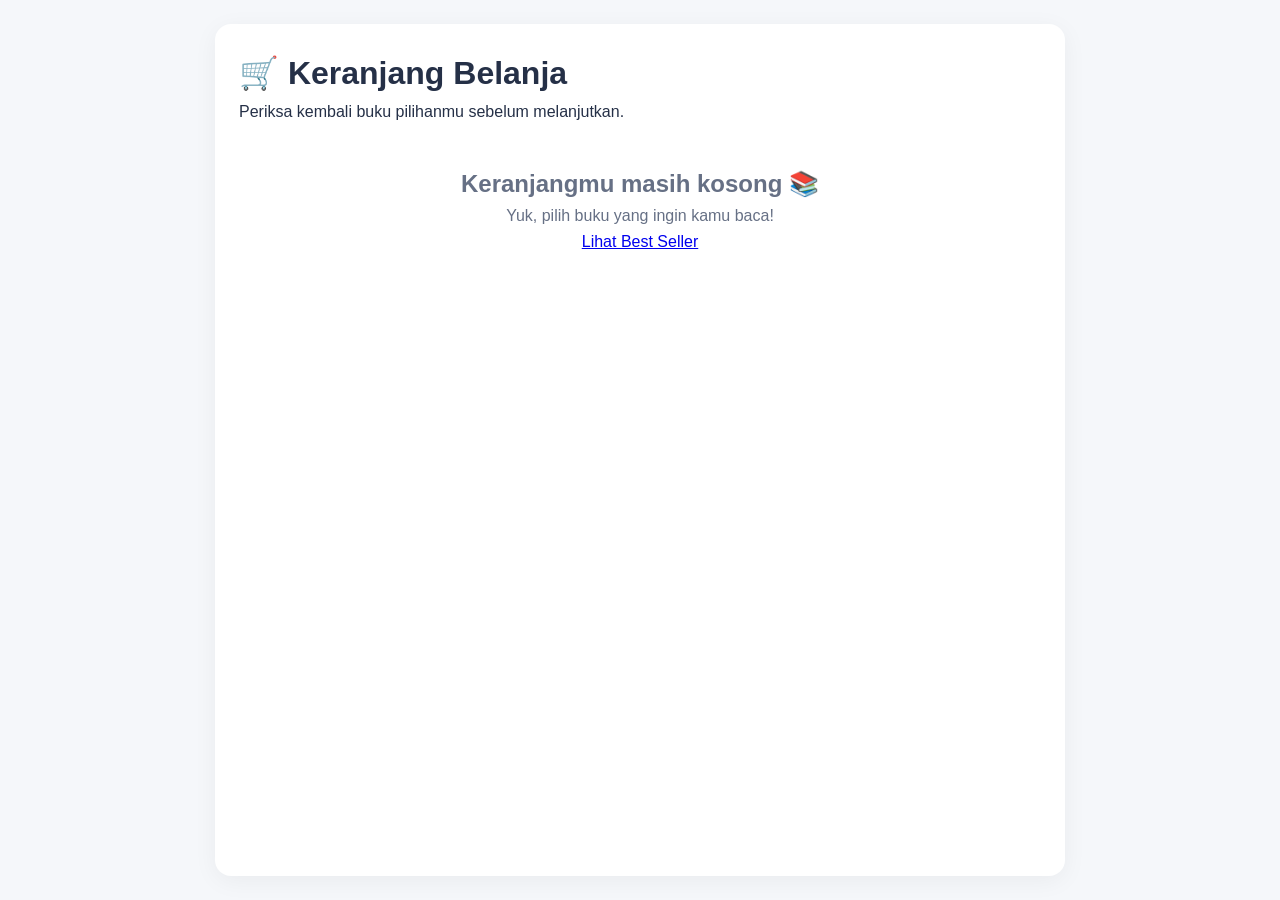
<file: Keranjang.html>
<!DOCTYPE html>
<html lang="id">
<head>
    <meta charset="UTF-8">
    <meta name="viewport" content="width=device-width, initial-scale=1.0">
    <title>Keranjang Belanja - Pustaka Utama</title>
    <link rel="stylesheet" href="style.css">
    <style>
        body {
            font-family: 'Plus Jakarta Sans', Arial, sans-serif;
            background: #f5f7fa;
            padding: 24px;
            color: #253047;
        }

        .cart-container {
            max-width: 850px;
            margin: auto;
            background: white;
            padding: 24px;
            border-radius: 16px;
            box-shadow: 0 5px 24px #0000000d;
        }

        .cart-item {
            display: flex;
            align-items: center;
            justify-content: space-between;
            gap: 16px;
            padding: 18px 0;
            border-bottom: 1px solid #e9edf2;
        }

        .cart-item h3 {
            margin: 0 0 8px;
            font-size: 16px;
        }

        .cart-item p {
            margin: 4px 0;
            color: #667085;
        }

        .remove-btn {
            background: #fff0ef;
            color: #c0392b;
            border: none;
            border-radius: 8px;
            padding: 9px 12px;
            cursor: pointer;
        }

        .cart-total {
            margin-top: 24px;
            text-align: right;
        }

        .cart-total h2 {
            color: #087f5b;
        }

        .cart-actions {
            display: flex;
            justify-content: space-between;
            gap: 12px;
            flex-wrap: wrap;
            margin-top: 20px;
        }

        .cart-actions a,
        .cart-actions button {
            display: inline-block;
            padding: 12px 16px;
            border-radius: 9px;
            border: none;
            text-decoration: none;
            font: inherit;
            font-weight: 700;
            cursor: pointer;
        }

        .continue-btn {
            background: #eef2f6;
            color: #253047;
        }

        .checkout-btn {
            background: #087f5b;
            color: white;
        }

        .empty-cart {
            padding: 40px 10px;
            text-align: center;
            color: #667085;
        }

        @media (max-width: 500px) {
            body { padding: 10px; }
            .cart-container { padding: 16px; }
            .cart-item { align-items: flex-start; }
        }
    </style>
</head>
<body>
    <main class="cart-container">
        <h1>🛒 Keranjang Belanja</h1>
        <p>Periksa kembali buku pilihanmu sebelum melanjutkan.</p>

        <div id="cartItems"></div>

        <section id="cartSummary" hidden>
            <div class="cart-total">
                <p id="itemCount"></p>
                <h2 id="totalPrice"></h2>
            </div>

            <div class="cart-actions">
                <a href="BukuNovel.html" target="konten"
                   class="continue-btn">
                    ← Lanjut Belanja
                </a>

                <button class="checkout-btn" onclick="checkout()">
                    Lanjut ke Pembayaran →
                </button>
            </div>
        </section>
    </main>

    <script>
        const CART_KEY = "pustakaUtamaCart";

        function getCart() {
            try {
                return JSON.parse(localStorage.getItem(CART_KEY)) || [];
            } catch (error) {
                return [];
            }
        }

        function rupiah(value) {
            return new Intl.NumberFormat("id-ID", {
                style: "currency",
                currency: "IDR",
                maximumFractionDigits: 0
            }).format(value);
        }

        function renderCart() {
            const cart = getCart();
            const container = document.getElementById("cartItems");
            const summary = document.getElementById("cartSummary");

            container.replaceChildren();

            if (!cart.length) {
                const empty = document.createElement("div");
                empty.className = "empty-cart";
                empty.innerHTML =
                    "<h2>Keranjangmu masih kosong 📚</h2>" +
                    "<p>Yuk, pilih buku yang ingin kamu baca!</p>" +
                    '<a href="BestSeller.html" target="konten">Lihat Best Seller</a>';

                container.appendChild(empty);
                summary.hidden = true;
                return;
            }

            let total = 0;
            let quantity = 0;

            cart.forEach((item, index) => {
                const subtotal = item.price * item.qty;
                total += subtotal;
                quantity += item.qty;

                const row = document.createElement("div");
                row.className = "cart-item";

                const info = document.createElement("div");
                const title = document.createElement("h3");
                const price = document.createElement("p");
                const qty = document.createElement("p");

                title.textContent = item.title;
                price.textContent = rupiah(item.price) + " / buku";
                qty.textContent = "Jumlah: " + item.qty +
                    " · Subtotal: " + rupiah(subtotal);

                info.append(title, price, qty);

                const remove = document.createElement("button");
                remove.className = "remove-btn";
                remove.textContent = "Hapus";
                remove.type = "button";
                remove.addEventListener("click", () => removeItem(index));

                row.append(info, remove);
                container.appendChild(row);
            });

            document.getElementById("itemCount").textContent =
                "Total " + quantity + " buku";
            document.getElementById("totalPrice").textContent =
                "Total: " + rupiah(total);

            summary.hidden = false;
        }

        function removeItem(index) {
            const cart = getCart();
            cart.splice(index, 1);
            localStorage.setItem(CART_KEY, JSON.stringify(cart));
            renderCart();
        }

        function checkout() {
            const cart = getCart();

            if (!cart.length) {
                alert("Keranjang masih kosong.");
                return;
            }

            const total = cart.reduce(
                (sum, item) => sum + item.price * item.qty, 0
            );

            const titles = cart.map(item =>
                item.title + " (" + item.qty + " buku)"
            ).join(", ");

            const params = new URLSearchParams({
                title: titles,
                price: String(total)
            });

            // Memuat halaman pembayaran pada iframe utama
            window.parent.location.href =
                "Pembayaran.html?" + params.toString();
        }

        window.addEventListener("storage", renderCart);
        renderCart();
    </script>
</body>
</html>
</file>
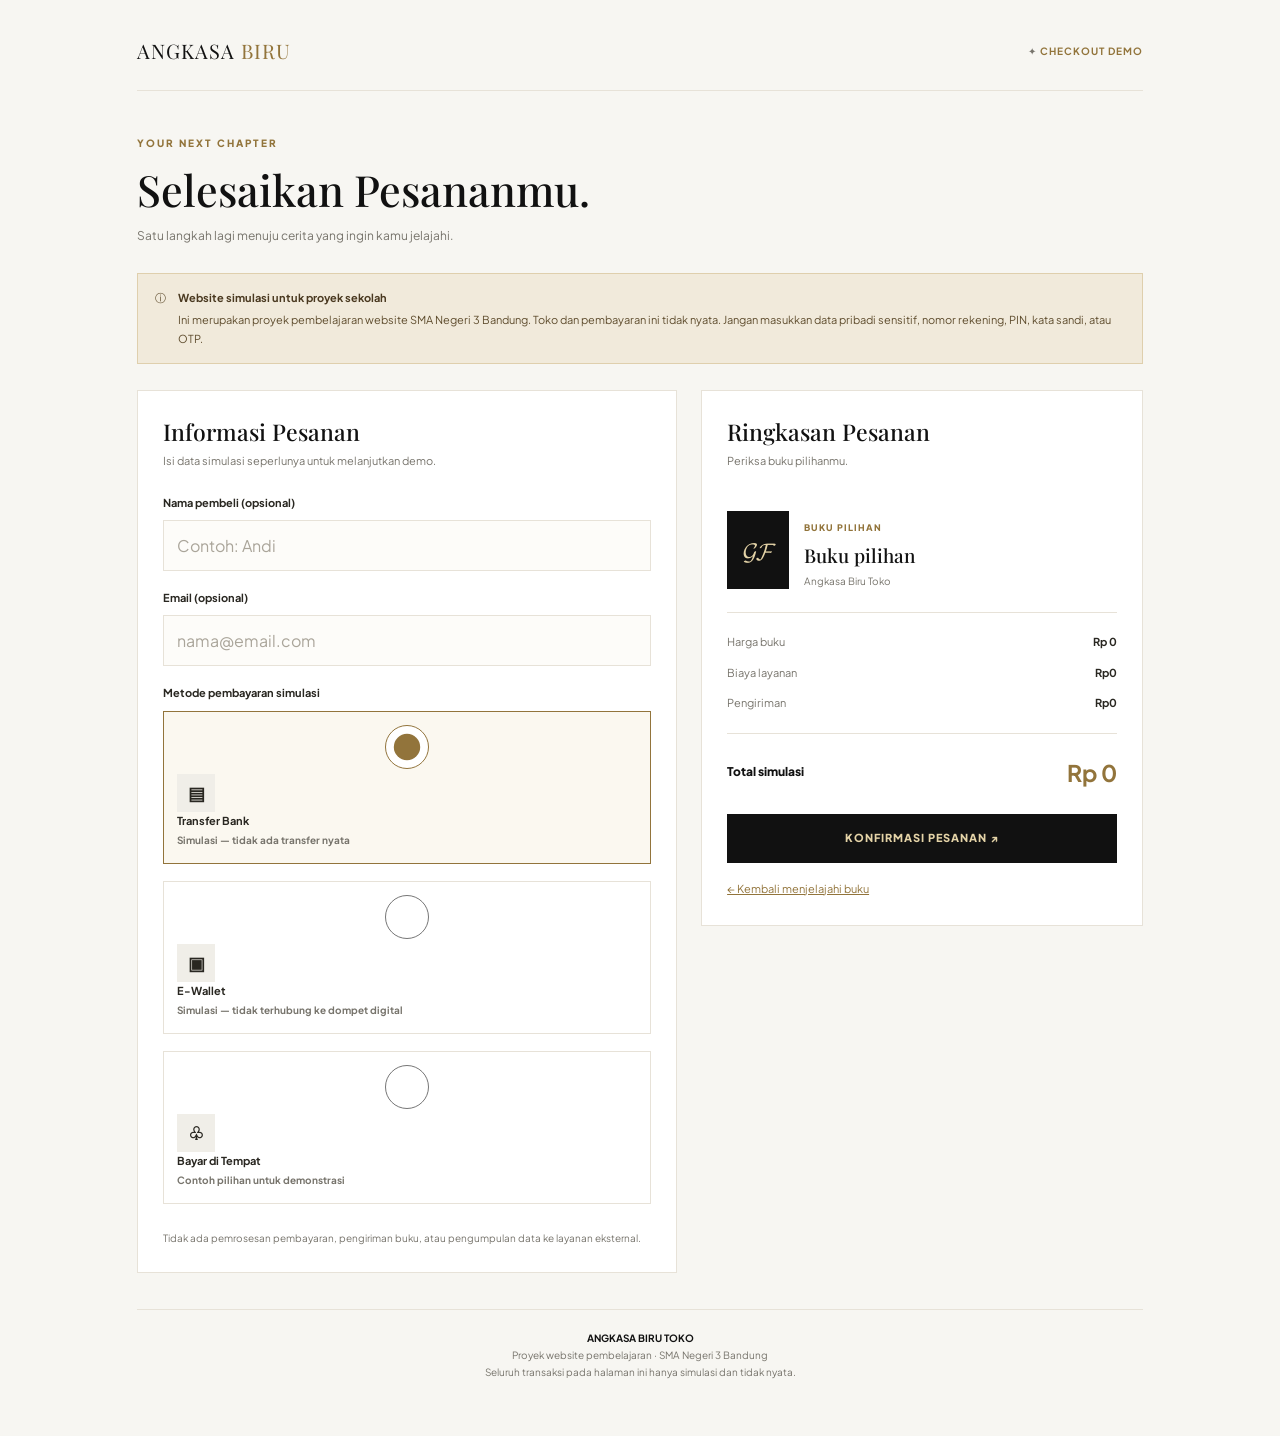
<file: Pembayaran.html>
<!DOCTYPE html>
<html lang="id">
<head>
<meta charset="UTF-8">
<meta name="viewport" content="width=device-width, initial-scale=1.0">
<title>Checkout | Angkasa Biru Toko</title>

<link rel="preconnect" href="https://fonts.googleapis.com">
<link rel="preconnect" href="https://fonts.gstatic.com" crossorigin>
<link href="https://fonts.googleapis.com/css2?family=Plus+Jakarta+Sans:wght@400;500;600;700;800&family=Playfair+Display:wght@400;500;600&display=swap" rel="stylesheet">

<style>
:root {
    --black: #111111;
    --black-soft: #1c1c1c;
    --gold: #c5a76a;
    --gold-dark: #92743b;
    --gold-light: #e4d3a7;
    --ivory: #f7f6f2;
    --white: #fff;
    --text: #292721;
    --muted: #77746c;
    --border: #e7e2d8;
}

* {
    box-sizing: border-box;
    margin: 0;
    padding: 0;
}

body {
    font-family: "Plus Jakarta Sans", sans-serif;
    background: var(--ivory);
    color: var(--text);
    line-height: 1.7;
}

button, input {
    font: inherit;
}

.page {
    max-width: 1050px;
    margin: auto;
    padding: 34px 22px 55px;
}

.topline {
    display: flex;
    justify-content: space-between;
    align-items: center;
    gap: 15px;
    padding-bottom: 22px;
    border-bottom: 1px solid var(--border);
}

.brand {
    color: var(--black);
    font-family: "Playfair Display", Georgia, serif;
    font-size: 20px;
    letter-spacing: 1px;
}

.brand span {
    color: var(--gold-dark);
}

.secure-label {
    color: var(--muted);
    font-size: 10px;
    letter-spacing: 1px;
}

.secure-label b {
    color: var(--gold-dark);
}

.heading {
    padding: 36px 0 27px;
}

.eyebrow {
    color: var(--gold-dark);
    font-size: 10px;
    font-weight: 800;
    letter-spacing: 2px;
    text-transform: uppercase;
}

.heading h1 {
    color: var(--black);
    font: 500 clamp(30px, 5vw, 43px)/1.25 "Playfair Display", Georgia, serif;
    margin-top: 9px;
}

.heading p {
    color: var(--muted);
    font-size: 12px;
    margin-top: 9px;
}

.demo-notice {
    display: flex;
    align-items: flex-start;
    gap: 12px;
    background: #f1eadb;
    border: 1px solid #dfcfad;
    padding: 15px 17px;
    margin-bottom: 26px;
    font-size: 11px;
    color: #5f4d2e;
}

.demo-notice strong {
    display: block;
    margin-bottom: 3px;
    color: #4a3920;
}

.checkout-grid {
    display: grid;
    grid-template-columns: 1.1fr .9fr;
    gap: 24px;
    align-items: start;
}

.panel {
    background: var(--white);
    border: 1px solid var(--border);
    padding: 25px;
}

.panel h2 {
    font: 500 23px/1.35 "Playfair Display", Georgia, serif;
    color: var(--black);
    margin-bottom: 5px;
}

.panel-subtitle {
    font-size: 11px;
    color: var(--muted);
    margin-bottom: 23px;
}

.field {
    margin-bottom: 18px;
}

.field label {
    display: block;
    font-size: 11px;
    font-weight: 700;
    color: var(--text);
    margin-bottom: 7px;
}

.field input {
    width: 100%;
    min-height: 44px;
    padding: 11px 13px;
    background: #fdfcf9;
    color: var(--text);
    border: 1px solid var(--border);
    outline: none;
    border-radius: 0;
}

.field input:focus {
    border-color: var(--gold-dark);
    box-shadow: 0 0 0 2px rgba(197,167,106,.13);
}

.field input::placeholder {
    color: #aaa59a;
}

.payment-options {
    display: grid;
    gap: 10px;
    margin-top: 8px;
}

.payment-option {
    display: flex;
    align-items: center;
    gap: 12px;
    border: 1px solid var(--border);
    padding: 13px;
    cursor: pointer;
    transition: .2s ease;
}

.payment-option:has(input:checked) {
    border-color: var(--gold-dark);
    background: #fbf8f0;
}

.payment-option input {
    accent-color: var(--gold-dark);
}

.method-icon {
    width: 38px;
    height: 38px;
    display: grid;
    place-items: center;
    background: #f0eee8;
    font-size: 18px;
}

.method-text strong {
    display: block;
    font-size: 11px;
}

.method-text span {
    color: var(--muted);
    font-size: 10px;
}

.summary-product {
    display: flex;
    align-items: flex-start;
    gap: 15px;
    padding: 17px 0 22px;
    border-bottom: 1px solid var(--border);
}

.book-symbol {
    display: grid;
    place-items: center;
    flex-shrink: 0;
    width: 62px;
    height: 78px;
    background: var(--black);
    color: var(--gold-light);
    font-size: 25px;
}

.product-info {
    min-width: 0;
}

.product-info small {
    color: var(--gold-dark);
    font-size: 9px;
    font-weight: 800;
    letter-spacing: 1px;
    text-transform: uppercase;
}

.product-info h3 {
    color: var(--black);
    font: 500 19px/1.4 "Playfair Display", Georgia, serif;
    overflow-wrap: anywhere;
    margin: 4px 0;
}

.product-info p {
    color: var(--muted);
    font-size: 10px;
}

.price-rows {
    display: grid;
    gap: 12px;
    padding: 20px 0;
}

.price-row {
    display: flex;
    justify-content: space-between;
    gap: 12px;
    font-size: 11px;
}

.price-row span:first-child {
    color: var(--muted);
}

.price-row strong {
    color: var(--text);
    text-align: right;
}

.total-row {
    display: flex;
    align-items: center;
    justify-content: space-between;
    gap: 12px;
    border-top: 1px solid var(--border);
    padding-top: 19px;
}

.total-row span {
    color: var(--black);
    font-size: 12px;
    font-weight: 800;
}

.total-row strong {
    color: var(--gold-dark);
    font-size: 23px;
}

.disclaimer {
    color: var(--muted);
    font-size: 10px;
    line-height: 1.8;
    margin-top: 18px;
}

.pay-button {
    display: block;
    width: 100%;
    padding: 14px;
    margin-top: 22px;
    background: var(--black);
    color: var(--gold-light);
    border: 1px solid var(--black);
    font-size: 11px;
    font-weight: 800;
    letter-spacing: 1px;
    cursor: pointer;
    transition: .25s ease;
}

.pay-button:hover {
    background: var(--gold-dark);
    border-color: var(--gold-dark);
    color: white;
}

.back-link {
    display: inline-block;
    color: var(--gold-dark);
    font-size: 11px;
    margin-top: 17px;
}

.back-link:hover {
    text-decoration: underline;
}

.footer-note {
    text-align: center;
    color: var(--muted);
    font-size: 10px;
    margin-top: 36px;
    padding-top: 20px;
    border-top: 1px solid var(--border);
}

.footer-note strong {
    color: var(--black);
}

@media (max-width: 720px) {
    .checkout-grid {
        grid-template-columns: 1fr;
    }

    .page {
        padding: 22px 15px 35px;
    }

    .panel {
        padding: 20px;
    }

    .secure-label {
        text-align: right;
    }
}
</style>
</head>

<body>
<div class="page">

    <header class="topline">
        <div class="brand">ANGKASA <span>BIRU</span></div>
        <div class="secure-label">✦ <b>CHECKOUT DEMO</b></div>
    </header>

    <section class="heading">
        <span class="eyebrow">YOUR NEXT CHAPTER</span>
        <h1>Selesaikan Pesananmu.</h1>
        <p>Satu langkah lagi menuju cerita yang ingin kamu jelajahi.</p>
    </section>

    <div class="demo-notice">
        <div>ⓘ</div>
        <div>
            <strong>Website simulasi untuk proyek sekolah</strong>
            Ini merupakan proyek pembelajaran website SMA Negeri 3 Bandung.
            Toko dan pembayaran ini tidak nyata. Jangan masukkan data pribadi
            sensitif, nomor rekening, PIN, kata sandi, atau OTP.
        </div>
    </div>

    <form id="checkoutForm">
        <div class="checkout-grid">

            <section class="panel">
                <h2>Informasi Pesanan</h2>
                <p class="panel-subtitle">
                    Isi data simulasi seperlunya untuk melanjutkan demo.
                </p>

                <div class="field">
                    <label for="nama">Nama pembeli (opsional)</label>
                    <input id="nama" name="nama" type="text"
                           placeholder="Contoh: Andi" maxlength="60">
                </div>

                <div class="field">
                    <label for="email">Email (opsional)</label>
                    <input id="email" name="email" type="email"
                           placeholder="nama@email.com" maxlength="100">
                </div>

                <div class="field">
                    <label>Metode pembayaran simulasi</label>
                    <div class="payment-options">

                        <label class="payment-option">
                            <input type="radio" name="metode"
                                   value="Transfer bank (simulasi)" checked>
                            <span class="method-icon">▤</span>
                            <span class="method-text">
                                <strong>Transfer Bank</strong>
                                <span>Simulasi — tidak ada transfer nyata</span>
                            </span>
                        </label>

                        <label class="payment-option">
                            <input type="radio" name="metode"
                                   value="E-wallet (simulasi)">
                            <span class="method-icon">▣</span>
                            <span class="method-text">
                                <strong>E-Wallet</strong>
                                <span>Simulasi — tidak terhubung ke dompet digital</span>
                            </span>
                        </label>

                        <label class="payment-option">
                            <input type="radio" name="metode"
                                   value="Bayar di tempat (simulasi)">
                            <span class="method-icon">♧</span>
                            <span class="method-text">
                                <strong>Bayar di Tempat</strong>
                                <span>Contoh pilihan untuk demonstrasi</span>
                            </span>
                        </label>

                    </div>
                </div>

                <p class="disclaimer">
                    Tidak ada pemrosesan pembayaran, pengiriman buku,
                    atau pengumpulan data ke layanan eksternal.
                </p>
            </section>

            <aside class="panel">
                <h2>Ringkasan Pesanan</h2>
                <p class="panel-subtitle">Periksa buku pilihanmu.</p>

                <div class="summary-product">
                    <div class="book-symbol">𝓖𝓕</div>
                    <div class="product-info">
                        <small>Buku pilihan</small>
                        <h3 id="productName">Memuat pesanan...</h3>
                        <p>Angkasa Biru Toko</p>
                    </div>
                </div>

                <div class="price-rows">
                    <div class="price-row">
                        <span>Harga buku</span>
                        <strong id="bookPrice">Rp0</strong>
                    </div>
                    <div class="price-row">
                        <span>Biaya layanan</span>
                        <strong>Rp0</strong>
                    </div>
                    <div class="price-row">
                        <span>Pengiriman</span>
                        <strong>Rp0</strong>
                    </div>
                </div>

                <div class="total-row">
                    <span>Total simulasi</span>
                    <strong id="totalPrice">Rp0</strong>
                </div>

                <button class="pay-button" type="submit">
                    KONFIRMASI PESANAN ↗
                </button>

                <a href="Home.html" target="konten" class="back-link">
                    ← Kembali menjelajahi buku
                </a>
            </aside>

        </div>
    </form>

    <footer class="footer-note">
        <strong>ANGKASA BIRU TOKO</strong><br>
        Proyek website pembelajaran · SMA Negeri 3 Bandung<br>
        Seluruh transaksi pada halaman ini hanya simulasi dan tidak nyata.
    </footer>

</div>

<script>
const params = new URLSearchParams(window.location.search);

const title = params.get("title") || "Buku pilihan";
const parsedPrice = Number(params.get("price"));
const price = Number.isSafeInteger(parsedPrice) &&
              parsedPrice > 0 &&
              parsedPrice <= 100000000
              ? parsedPrice : 0;

function formatRupiah(value) {
    return new Intl.NumberFormat("id-ID", {
        style: "currency",
        currency: "IDR",
        maximumFractionDigits: 0
    }).format(value);
}

document.getElementById("productName").textContent = title;
document.getElementById("bookPrice").textContent = formatRupiah(price);
document.getElementById("totalPrice").textContent = formatRupiah(price);

document.getElementById("checkoutForm").addEventListener("submit", function(event) {
    event.preventDefault();

    if (price <= 0) {
        alert("Harga buku tidak valid. Silakan kembali dan pilih buku dari katalog.");
        return;
    }

    const order = {
        title: title,
        price: price,
        method: document.querySelector('input[name="metode"]:checked').value
    };

    // Hanya meneruskan informasi demo melalui URL.
    // Tidak mengirim data ke server atau memproses uang.
    const next = new URLSearchParams({
        title: order.title,
        price: String(order.price),
        method: order.method
    });

    window.location.href = "PesananBerhasil.html?" + next.toString();
});
</script>

</body>
</html>
</file>
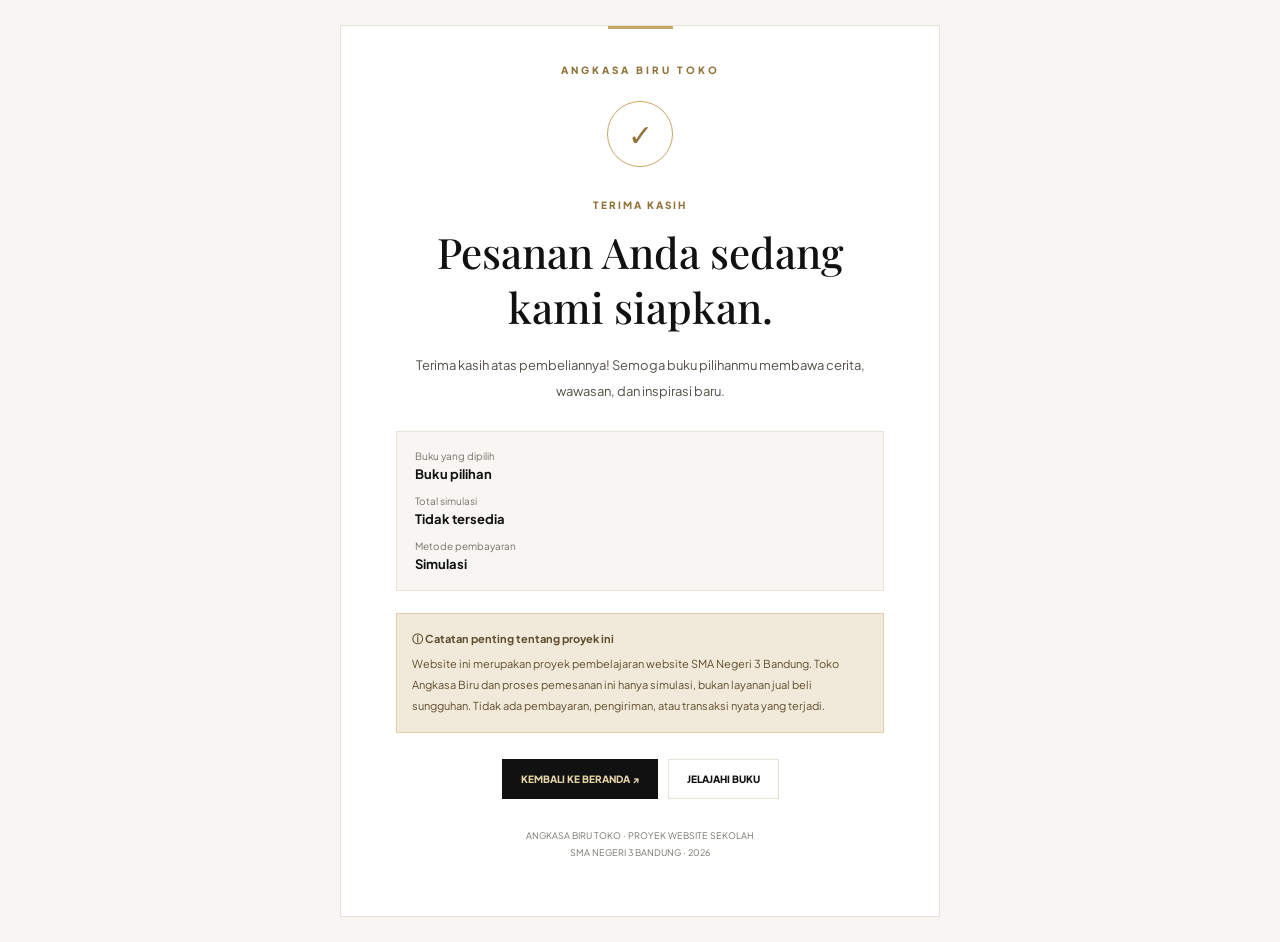
<file: PesananBerhasil.html>
<!DOCTYPE html>
<html lang="id">
<head>
<meta charset="UTF-8">
<meta name="viewport" content="width=device-width, initial-scale=1.0">
<title>Pesanan Berhasil | Angkasa Biru Toko</title>

<link rel="preconnect" href="https://fonts.googleapis.com">
<link href="https://fonts.googleapis.com/css2?family=Plus+Jakarta+Sans:wght@400;500;600;700;800&family=Playfair+Display:wght@400;500;600&display=swap" rel="stylesheet">

<style>
:root {
    --black: #111;
    --gold: #c5a76a;
    --gold-dark: #92743b;
    --gold-light: #e4d3a7;
    --ivory: #f7f6f2;
    --white: #fff;
    --muted: #77746c;
    --border: #e7e2d8;
}

* {
    box-sizing: border-box;
    margin: 0;
    padding: 0;
}

body {
    min-height: 100vh;
    display: grid;
    place-items: center;
    padding: 25px;
    background: var(--ivory);
    color: var(--black);
    font-family: "Plus Jakarta Sans", sans-serif;
}

.success-card {
    width: min(600px, 100%);
    padding: clamp(28px, 6vw, 55px);
    background: var(--white);
    border: 1px solid var(--border);
    text-align: center;
    position: relative;
}

.success-card::before {
    content: "";
    display: block;
    width: 65px;
    height: 3px;
    margin: -55px auto 35px;
    background: var(--gold);
}

.brand {
    color: var(--gold-dark);
    font-size: 10px;
    font-weight: 800;
    letter-spacing: 3px;
}

.checkmark {
    width: 66px;
    height: 66px;
    display: grid;
    place-items: center;
    margin: 25px auto;
    border: 1px solid var(--gold);
    border-radius: 50%;
    color: var(--gold-dark);
    font-size: 30px;
}

.eyebrow {
    color: var(--gold-dark);
    font-size: 10px;
    font-weight: 800;
    letter-spacing: 2px;
}

h1 {
    font: 500 clamp(29px, 5vw, 42px)/1.3 "Playfair Display", Georgia, serif;
    margin: 12px 0 18px;
}

.message {
    color: #555149;
    font-size: 13px;
    line-height: 2;
}

.order-summary {
    text-align: left;
    margin-top: 27px;
    padding: 18px;
    background: var(--ivory);
    border: 1px solid var(--border);
}

.order-summary span {
    display: block;
    color: var(--muted);
    font-size: 10px;
    margin-bottom: 4px;
}

.order-summary strong {
    display: block;
    font-size: 13px;
    overflow-wrap: anywhere;
}

.notice {
    margin-top: 22px;
    padding: 15px;
    background: #f1eadb;
    border: 1px solid #dfcfad;
    color: #5f4d2e;
    font-size: 11px;
    line-height: 1.9;
    text-align: left;
}

.notice strong {
    display: block;
    margin-bottom: 4px;
}

.actions {
    display: flex;
    justify-content: center;
    flex-wrap: wrap;
    gap: 10px;
    margin-top: 26px;
}

.btn {
    display: inline-block;
    padding: 13px 18px;
    font-size: 10px;
    font-weight: 800;
    text-decoration: none;
    transition: .2s ease;
}

.btn-primary {
    background: var(--black);
    border: 1px solid var(--black);
    color: var(--gold-light);
}

.btn-primary:hover {
    background: var(--gold-dark);
    border-color: var(--gold-dark);
}

.btn-secondary {
    border: 1px solid var(--border);
    color: var(--black);
    background: white;
}

.btn-secondary:hover {
    border-color: var(--gold);
}

.footer {
    color: var(--muted);
    font-size: 9px;
    margin-top: 28px;
    line-height: 1.9;
}
</style>
</head>

<body>
<main class="success-card">
    <div class="brand">ANGKASA BIRU TOKO</div>

    <div class="checkmark" aria-hidden="true">✓</div>

    <span class="eyebrow">TERIMA KASIH</span>

    <h1>Pesanan Anda sedang kami siapkan.</h1>

    <p class="message">
        Terima kasih atas pembeliannya! Semoga buku pilihanmu
        membawa cerita, wawasan, dan inspirasi baru.
    </p>

    <section class="order-summary">
        <span>Buku yang dipilih</span>
        <strong id="orderTitle">Buku pilihan</strong>

        <span style="margin-top:13px;">Total simulasi</span>
        <strong id="orderPrice">Rp0</strong>

        <span style="margin-top:13px;">Metode pembayaran</span>
        <strong id="orderMethod">Simulasi</strong>
    </section>

    <div class="notice">
        <strong>ⓘ Catatan penting tentang proyek ini</strong>
        Website ini merupakan proyek pembelajaran website
        SMA Negeri 3 Bandung. Toko Angkasa Biru dan proses pemesanan
        ini hanya simulasi, bukan layanan jual beli sungguhan.
        Tidak ada pembayaran, pengiriman, atau transaksi nyata yang terjadi.
    </div>

    <div class="actions">
        <a href="Home.html" target="konten" class="btn btn-primary">
            KEMBALI KE BERANDA ↗
        </a>
        <a href="BestSeller.html" target="konten" class="btn btn-secondary">
            JELAJAHI BUKU
        </a>
    </div>

    <footer class="footer">
        ANGKASA BIRU TOKO · PROYEK WEBSITE SEKOLAH<br>
        SMA NEGERI 3 BANDUNG · 2026
    </footer>
</main>

<script>
const params = new URLSearchParams(window.location.search);

document.getElementById("orderTitle").textContent =
    params.get("title") || "Buku pilihan";

const price = Number(params.get("price"));
document.getElementById("orderPrice").textContent =
    Number.isSafeInteger(price) && price > 0
        ? new Intl.NumberFormat("id-ID", {
            style: "currency",
            currency: "IDR",
            maximumFractionDigits: 0
          }).format(price)
        : "Tidak tersedia";

document.getElementById("orderMethod").textContent =
    params.get("method") || "Simulasi";
</script>
</body>
</html>
</file>
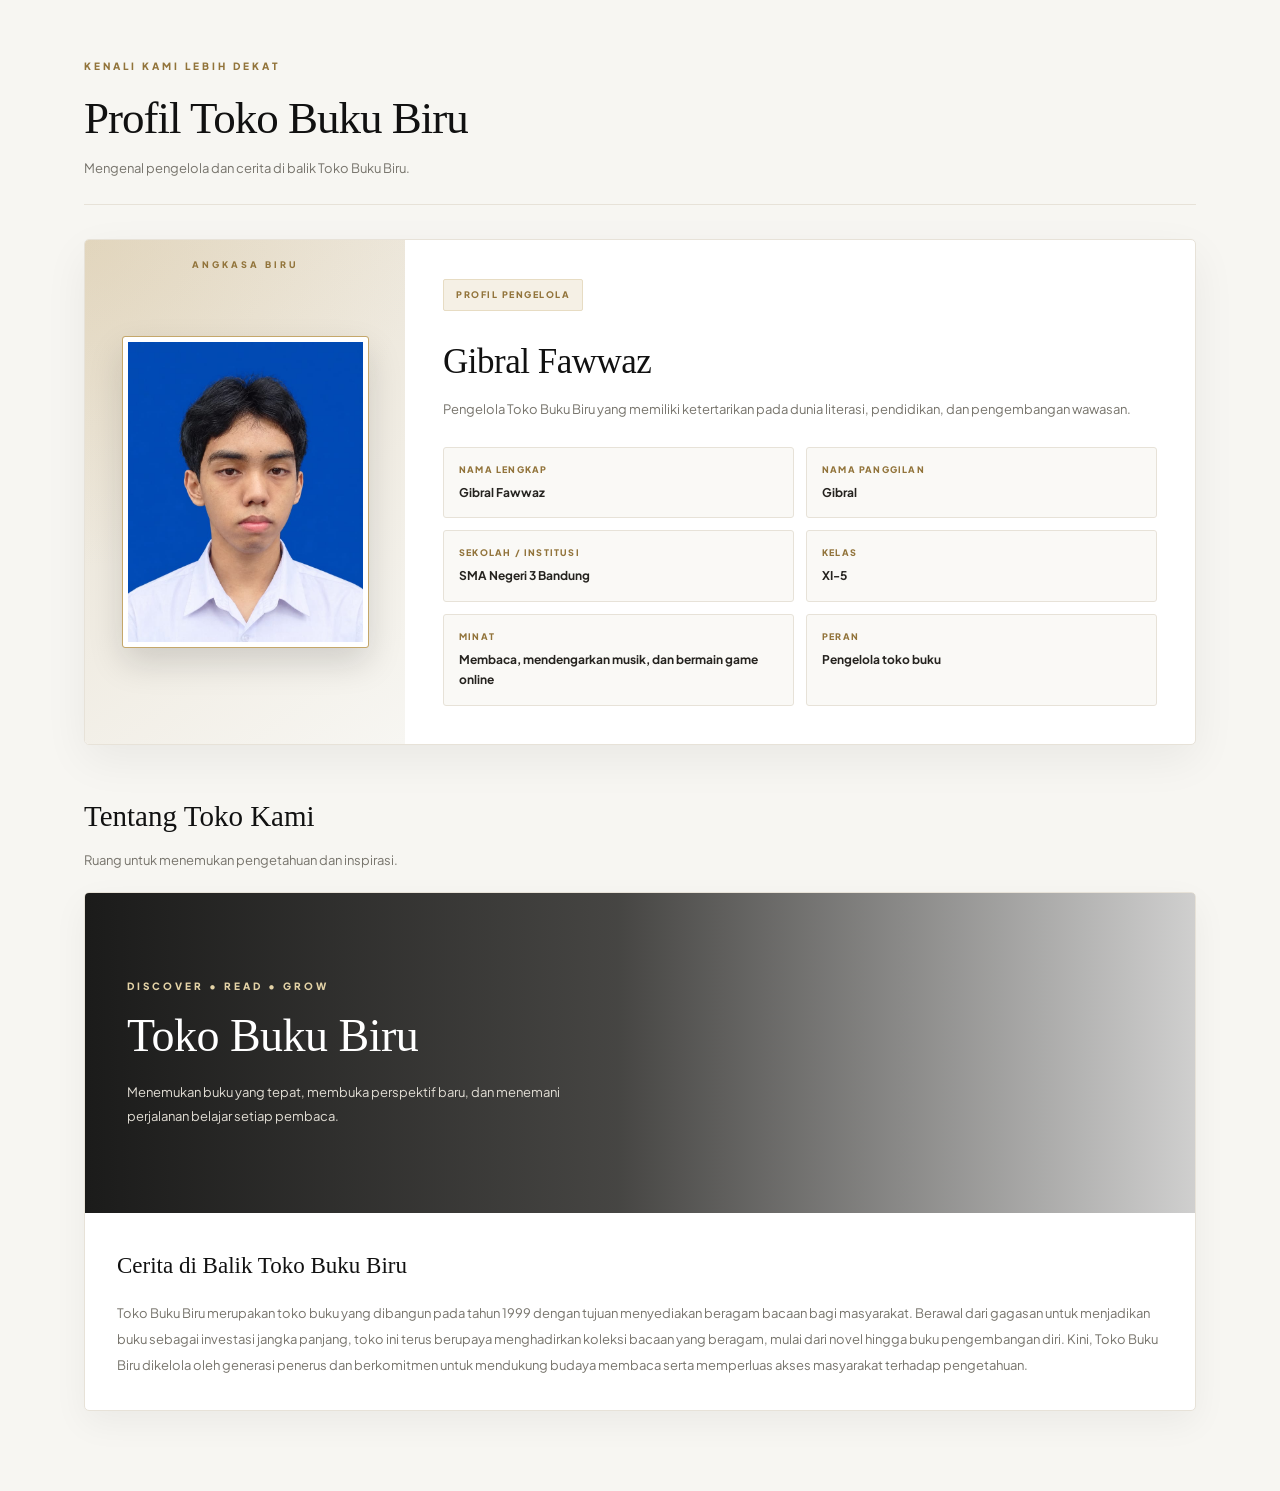
<file: Profile.html>
<!DOCTYPE html>
<html lang="id">
<head>
    <meta charset="UTF-8">
    <meta name="viewport" content="width=device-width, initial-scale=1.0">
    <title>Profil - Toko Buku Biru</title>

    <link rel="preconnect" href="https://fonts.googleapis.com">
    <link rel="preconnect" href="https://fonts.gstatic.com" crossorigin>
    <link href="https://fonts.googleapis.com/css2?family=Plus+Jakarta+Sans:wght@400;500;600;700;800&display=swap" rel="stylesheet">

    <style>
        * {
            box-sizing: border-box;
        }

        body {
            margin: 0;
            font-family: 'Plus Jakarta Sans', sans-serif;
            background: #f4f7fc;
            color: #243750;
            line-height: 1.7;
        }

        .profile-page {
            max-width: 1100px;
            margin: auto;
            padding: 30px 22px 45px;
        }

        /* Judul halaman */
        .page-heading {
            margin-bottom: 25px;
        }

        .eyebrow {
            color: #3975b9;
            font-size: 11px;
            font-weight: 800;
            letter-spacing: 2px;
            text-transform: uppercase;
        }

        .page-heading h1 {
            color: #183b65;
            font-size: clamp(27px, 5vw, 38px);
            line-height: 1.25;
            margin: 8px 0;
        }

        .page-heading p {
            color: #6b7d93;
            font-size: 14px;
            margin: 0;
        }

        /* Kartu biodata */
        .profile-card {
            display: grid;
            grid-template-columns: 280px 1fr;
            background: white;
            border: 1px solid #e5ebf3;
            border-radius: 20px;
            overflow: hidden;
            box-shadow: 0 12px 35px rgba(24, 59, 101, 0.07);
            margin-bottom: 30px;
        }

        .profile-photo {
            background: #e7f0fc;
            min-height: 340px;
            display: flex;
            align-items: center;
            justify-content: center;
            padding: 22px;
        }

        .profile-photo img {
            display: block;
            width: 100%;
            max-width: 240px;
            height: 300px;
            object-fit: cover;
            object-position: center top;
            border-radius: 15px;
            border: 4px solid white;
            box-shadow: 0 8px 24px rgba(24, 59, 101, 0.15);
        }

        .profile-info {
            padding: 32px;
            align-self: center;
        }

        .profile-label {
            display: inline-block;
            padding: 6px 12px;
            border-radius: 20px;
            background: #eaf3ff;
            color: #285c96;
            font-size: 11px;
            font-weight: 800;
            margin-bottom: 12px;
        }

        .profile-info h2 {
            color: #183b65;
            font-size: 27px;
            line-height: 1.3;
            margin: 0 0 10px;
        }

        .profile-description {
            color: #62758d;
            font-size: 13px;
            margin: 0 0 22px;
        }

        .bio-list {
            display: grid;
            grid-template-columns: 1fr 1fr;
            gap: 14px;
        }

        .bio-item {
            padding: 12px 14px;
            border-radius: 12px;
            background: #f6f9fd;
            border: 1px solid #edf1f7;
            overflow-wrap: anywhere;
        }

        .bio-item span {
            display: block;
            color: #8291a5;
            font-size: 10px;
            font-weight: 700;
            text-transform: uppercase;
            letter-spacing: 0.7px;
            margin-bottom: 3px;
        }

        .bio-item strong {
            display: block;
            color: #284668;
            font-size: 12px;
        }

        /* Tentang toko */
        .section-title {
            margin-bottom: 16px;
        }

        .section-title h2 {
            color: #183b65;
            font-size: 23px;
            margin: 0 0 5px;
        }

        .section-title p {
            color: #718198;
            font-size: 13px;
            margin: 0;
        }

        .store-card {
            background: white;
            border: 1px solid #e5ebf3;
            border-radius: 20px;
            overflow: hidden;
            box-shadow: 0 10px 30px rgba(24, 59, 101, 0.05);
            margin-bottom: 28px;
        }

        .store-banner {
            position: relative;
            min-height: 260px;
            background-image:
                linear-gradient(
                    90deg,
                    rgba(12, 36, 65, 0.88),
                    rgba(12, 36, 65, 0.2)
                ),
                url('https://images.unsplash.com/photo-1521587760476-6c12a4b040da?auto=format&fit=crop&w=1400&q=85');
            background-position: center;
            background-size: cover;
            display: flex;
            align-items: center;
            padding: 32px;
        }

        .store-banner-content {
            max-width: 500px;
            color: white;
        }

        .store-banner-content span {
            display: block;
            font-size: 10px;
            letter-spacing: 2px;
            font-weight: 800;
            color: #c8e1ff;
            margin-bottom: 8px;
        }

        .store-banner-content h2 {
            font-size: clamp(27px, 5vw, 39px);
            line-height: 1.2;
            margin: 0 0 12px;
        }

        .store-banner-content p {
            font-size: 13px;
            line-height: 1.8;
            margin: 0;
            color: #edf4ff;
        }

        .store-description {
            padding: 25px 28px 28px;
        }

        .store-description h3 {
            font-size: 18px;
            color: #244a74;
            margin: 0 0 10px;
        }

        .store-description p {
            font-size: 13px;
            color: #61748c;
            margin: 0;
        }

        .store-values {
            display: grid;
            grid-template-columns: repeat(3, 1fr);
            gap: 13px;
            margin-top: 22px;
        }

        .value-item {
            padding: 17px 12px;
            text-align: center;
            background: #f5f8fd;
            border-radius: 13px;
        }

        .value-item .icon {
            font-size: 24px;
            margin-bottom: 5px;
        }

        .value-item h4 {
            color: #244a74;
            font-size: 12px;
            margin: 0 0 4px;
        }

        .value-item p {
            font-size: 10px;
            line-height: 1.6;
        }

        /* Motto */
        .closing-quote {
            padding: 23px;
            text-align: center;
            background: #eaf2fc;
            border-radius: 16px;
            color: #315b89;
            font-size: 14px;
            font-weight: 700;
            font-style: italic;
        }

        .closing-quote small {
            display: block;
            margin-top: 7px;
            font-size: 10px;
            color: #7188a3;
            font-style: normal;
            font-weight: 500;
        }

        footer {
            text-align: center;
            padding: 20px 10px 0;
            color: #8a98aa;
            font-size: 10px;
        }

        /* Responsif untuk layar kecil */
        @media (max-width: 700px) {
            .profile-page {
                padding: 22px 14px 30px;
            }

            .profile-card {
                grid-template-columns: 1fr;
            }

            .profile-photo {
                min-height: auto;
                padding: 22px;
            }

            .profile-photo img {
                height: 280px;
                max-width: 220px;
            }

            .profile-info {
                padding: 24px 20px;
            }

            .profile-info h2 {
                font-size: 24px;
            }

            .bio-list {
                grid-template-columns: 1fr 1fr;
                gap: 9px;
            }

            .bio-item {
                padding: 10px;
            }

            .store-banner {
                min-height: 280px;
                padding: 23px;
            }

            .store-description {
                padding: 22px 20px;
            }

            .store-values {
                grid-template-columns: 1fr;
            }
        }


/* ==========================================
   PUSTAKA UTAMA — LUXURY PROFILE DESIGN
   Palette: Black • Ivory • Champagne Gold
========================================== */

:root {
    --lux-black: #111111;
    --lux-dark: #1c1b18;
    --lux-gold: #c5a76a;
    --lux-gold-dark: #92743b;
    --lux-gold-light: #e4d3a7;
    --lux-ivory: #f7f6f2;
    --lux-white: #ffffff;
    --lux-text: #25231f;
    --lux-muted: #77746c;
    --lux-border: #e7e2d8;
}

/* BASE */
html {
    scroll-behavior: smooth;
}

body {
    background: var(--lux-ivory) !important;
    color: var(--lux-text) !important;
    font-family: "Plus Jakarta Sans", sans-serif;
    line-height: 1.8;
}

.profile-page {
    max-width: 1160px;
    padding: 38px 24px 50px;
}

/* JUDUL HALAMAN */
.page-heading {
    position: relative;
    margin-bottom: 34px;
    padding: 12px 0 24px;
    border-bottom: 1px solid var(--lux-border);
}

.eyebrow {
    display: inline-block;
    color: var(--lux-gold-dark) !important;
    font-size: 10px;
    font-weight: 800;
    letter-spacing: 3px;
    text-transform: uppercase;
}

.page-heading h1 {
    color: var(--lux-black) !important;
    font-family: Georgia, "Times New Roman", serif;
    font-size: clamp(31px, 5vw, 45px);
    font-weight: 500;
    letter-spacing: -1px;
    line-height: 1.2;
    margin: 12px 0;
}

.page-heading p {
    color: var(--lux-muted) !important;
    font-size: 13px;
}

/* KARTU PROFIL */
.profile-card {
    grid-template-columns: 320px minmax(0, 1fr);
    background: var(--lux-white) !important;
    border: 1px solid var(--lux-border) !important;
    border-radius: 5px !important;
    overflow: hidden;
    box-shadow: 0 15px 45px rgba(24, 22, 17, 0.06) !important;
    margin-bottom: 45px;
    transition: box-shadow 0.3s ease;
}

.profile-card:hover {
    box-shadow: 0 20px 55px rgba(24, 22, 17, 0.1) !important;
}

/* FOTO PROFIL */
.profile-photo {
    position: relative;
    background:
        radial-gradient(
            circle at top left,
            rgba(197, 167, 106, 0.19),
            transparent 55%
        ),
        linear-gradient(145deg, #e8e0d0, #f7f6f2) !important;
    min-height: 390px;
    padding: 28px !important;
}

.profile-photo::before {
    content: "ANGKASA BIRU";
    position: absolute;
    top: 17px;
    left: 0;
    right: 0;
    text-align: center;
    color: var(--lux-gold-dark);
    font-size: 9px;
    font-weight: 800;
    letter-spacing: 3px;
}

.profile-photo img {
    width: 100%;
    max-width: 245px;
    height: 310px;
    object-fit: cover;
    object-position: center top;
    border-radius: 2px !important;
    border: 5px solid var(--lux-white) !important;
    outline: 1px solid var(--lux-gold);
    box-shadow: 0 15px 35px rgba(17, 17, 17, 0.16) !important;
}

/* INFORMASI PROFIL */
.profile-info {
    padding: 38px !important;
    align-self: center;
}

.profile-label {
    background: #f5f0e5 !important;
    color: var(--lux-gold-dark) !important;
    border: 1px solid #e7dcc3;
    border-radius: 2px !important;
    padding: 7px 12px !important;
    font-size: 9px !important;
    font-weight: 800;
    letter-spacing: 1.5px;
}

.profile-info h2 {
    color: var(--lux-black) !important;
    font-family: Georgia, "Times New Roman", serif;
    font-size: clamp(27px, 3vw, 35px);
    font-weight: 500;
    letter-spacing: -0.5px;
    margin: 16px 0 12px !important;
}

.profile-description {
    color: var(--lux-muted) !important;
    font-size: 13px;
    line-height: 1.9;
    margin-bottom: 25px !important;
}

/* GRID BIODATA */
.bio-list {
    gap: 12px !important;
}

.bio-item {
    background: #faf9f6 !important;
    border: 1px solid var(--lux-border) !important;
    border-radius: 3px !important;
    padding: 14px 15px !important;
    transition: background 0.25s ease, border-color 0.25s ease;
}

.bio-item:hover {
    background: #f5f0e5 !important;
    border-color: var(--lux-gold) !important;
}

.bio-item span {
    color: var(--lux-gold-dark) !important;
    font-size: 9px !important;
    font-weight: 800;
    letter-spacing: 1.2px;
    margin-bottom: 5px !important;
}

.bio-item strong {
    color: var(--lux-text) !important;
    font-size: 12px !important;
    line-height: 1.7;
}

/* JUDUL BAGIAN TENTANG TOKO */
.section-title {
    margin-bottom: 20px;
}

.section-title h2 {
    color: var(--lux-black) !important;
    font-family: Georgia, "Times New Roman", serif;
    font-size: 29px !important;
    font-weight: 500;
    margin-bottom: 7px !important;
}

.section-title p {
    color: var(--lux-muted) !important;
    font-size: 13px;
}

/* KARTU TENTANG TOKO */
.store-card {
    background: var(--lux-white) !important;
    border: 1px solid var(--lux-border) !important;
    border-radius: 5px !important;
    overflow: hidden;
    box-shadow: 0 12px 35px rgba(24, 22, 17, 0.05) !important;
    margin-bottom: 30px;
}

/* BANNER FOTO PERPUSTAKAAN */
.store-banner {
    min-height: 320px !important;
    padding: 42px !important;
    background-image:
        linear-gradient(
            90deg,
            rgba(13, 13, 12, 0.94) 0%,
            rgba(18, 17, 14, 0.78) 48%,
            rgba(18, 17, 14, 0.2) 100%
        ),
        url('https://images.unsplash.com/photo-1521587760476-6c12a4b040da?auto=format&fit=crop&w=1400&q=85') !important;
    background-position: center;
    background-size: cover;
}

.store-banner-content {
    max-width: 540px;
    color: var(--lux-white) !important;
}

.store-banner-content span {
    color: var(--lux-gold-light) !important;
    font-size: 10px !important;
    font-weight: 800;
    letter-spacing: 3px !important;
    margin-bottom: 13px !important;
}

.store-banner-content h2 {
    color: var(--lux-white) !important;
    font-family: Georgia, "Times New Roman", serif;
    font-size: clamp(32px, 5vw, 46px) !important;
    font-weight: 500;
    letter-spacing: -0.5px;
    line-height: 1.2;
    margin-bottom: 16px !important;
}

.store-banner-content p {
    color: #e1ddd4 !important;
    font-size: 13px !important;
    line-height: 1.9 !important;
    max-width: 440px;
}

/* DESKRIPSI SEJARAH TOKO */
.store-description {
    padding: 32px !important;
}

.store-description h3 {
    color: var(--lux-black) !important;
    font-family: Georgia, "Times New Roman", serif;
    font-size: 23px !important;
    font-weight: 500;
    margin-bottom: 13px !important;
}

.store-description > p {
    color: var(--lux-muted) !important;
    font-size: 13px !important;
    line-height: 2 !important;
}

/* NILAI DAN KEUNGGULAN */
.store-values {
    gap: 15px !important;
    margin-top: 27px !important;
}

.value-item {
    position: relative;
    padding: 24px 16px !important;
    background: #faf9f6 !important;
    border: 1px solid var(--lux-border);
    border-radius: 3px !important;
    transition: transform 0.3s ease,
                background 0.3s ease,
                border-color 0.3s ease;
}

.value-item::before {
    content: "";
    display: block;
    width: 32px;
    height: 2px;
    background: var(--lux-gold);
    margin: 0 auto 15px;
}

.value-item:hover {
    transform: translateY(-4px);
    background: #f5f0e5 !important;
    border-color: var(--lux-gold);
}

.value-item .icon {
    font-size: 25px !important;
    margin-bottom: 10px !important;
    filter: grayscale(0.35);
}

.value-item h4 {
    color: var(--lux-black) !important;
    font-family: Georgia, "Times New Roman", serif;
    font-size: 15px !important;
    font-weight: 600;
    margin-bottom: 7px !important;
}

.value-item p {
    color: var(--lux-muted) !important;
    font-size: 11px !important;
    line-height: 1.8 !important;
}

/* MOTTO PENUTUP JIKA DIGUNAKAN */
.closing-quote {
    background: var(--lux-black) !important;
    color: var(--lux-gold-light) !important;
    border: 1px solid var(--lux-gold-dark);
    border-radius: 3px !important;
    padding: 28px 22px !important;
    font-family: Georgia, "Times New Roman", serif;
    font-size: 16px !important;
    font-weight: 500 !important;
    line-height: 1.9;
}

.closing-quote small {
    color: #c9c2b5 !important;
    font-family: "Plus Jakarta Sans", sans-serif;
    letter-spacing: 1px;
}

/* FOOTER */
.profile-page footer {
    color: #999184 !important;
    border-top: 1px solid var(--lux-border);
    margin-top: 25px;
    padding-top: 20px;
    letter-spacing: 1px;
}

/* RESPONSIVE */
@media (max-width: 700px) {
    .profile-page {
        padding: 24px 14px 35px;
    }

    .page-heading {
        padding-bottom: 20px;
    }

    .profile-card {
        grid-template-columns: 1fr;
    }

    .profile-photo {
        min-height: 340px !important;
        padding: 40px 22px 25px !important;
    }

    .profile-photo img {
        height: 275px;
        max-width: 215px;
    }

    .profile-info {
        padding: 25px 20px !important;
    }

    .bio-list {
        grid-template-columns: 1fr 1fr;
    }

    .store-banner {
        min-height: 290px !important;
        padding: 25px !important;
        background-position: center;
    }

    .store-description {
        padding: 24px 20px !important;
    }

    .store-values {
        grid-template-columns: 1fr;
    }
}

@media (max-width: 380px) {
    .bio-list {
        grid-template-columns: 1fr;
    }

    .page-heading h1 {
        font-size: 29px;
    }
}

    </style>
</head>

<body>
    <main class="profile-page">

        <!-- JUDUL HALAMAN -->
        <section class="page-heading">
            <span class="eyebrow">Kenali Kami Lebih Dekat</span>
            <h1>Profil Toko Buku Biru</h1>
            <p>Mengenal pengelola dan cerita di balik Toko Buku Biru.</p>
        </section>

        <!-- PROFIL DIRI -->
        <section class="profile-card">
            <div class="profile-photo">
                <!-- Simpan foto kamu di folder GAMBAR dengan nama Profile1.jpg -->
                <img src="GAMBAR/Profile1.jpg"
                     alt="Foto profil pengelola Toko Buku Biru"
                     onerror="this.onerror=null; this.src='image.png';">
            </div>

            <div class="profile-info">
                <span class="profile-label">PROFIL PENGELOLA</span>

                <!-- Ganti data berikut dengan biodata kamu -->
                <h2>Gibral Fawwaz</h2>

                <p class="profile-description">
                    Pengelola Toko Buku Biru yang memiliki ketertarikan
                    pada dunia literasi, pendidikan, dan pengembangan wawasan.
                </p>

                <div class="bio-list">
                    <div class="bio-item">
                        <span>Nama lengkap</span>
                        <strong>Gibral Fawwaz</strong>
                    </div>

                    <div class="bio-item">
                        <span>Nama panggilan</span>
                        <strong>Gibral</strong>
                    </div>

                    <div class="bio-item">
                        <span>Sekolah / institusi</span>
                        <strong>SMA Negeri 3 Bandung</strong>
                    </div>

                    <div class="bio-item">
                        <span>Kelas</span>
                        <strong>XI-5</strong>
                    </div>

                    <div class="bio-item">
                        <span>Minat</span>
                        <strong>Membaca, mendengarkan musik, dan bermain game online</strong>
                    </div>

                    <div class="bio-item">
                        <span>Peran</span>
                        <strong>Pengelola toko buku</strong>
                    </div>
                </div>
            </div>
        </section>

        <!-- GAMBARAN TOKO BUKU -->
        <section>
            <div class="section-title">
                <h2>Tentang Toko Kami</h2>
                <p>Ruang untuk menemukan pengetahuan dan inspirasi.</p>
            </div>

            <div class="store-card">
                <div class="store-banner">
                    <div class="store-banner-content">
                        <span>DISCOVER • READ • GROW</span>
                        <h2>Toko Buku Biru</h2>
                        <p>
                            Menemukan buku yang tepat, membuka perspektif
                            baru, dan menemani perjalanan belajar setiap pembaca.
                        </p>
                    </div>
                </div>

                <div class="store-description">
                    <h3>Cerita di Balik Toko Buku Biru</h3>

                    <p>
                        Toko Buku Biru merupakan toko buku yang dibangun
                        pada tahun 1999 dengan tujuan menyediakan beragam
                        bacaan bagi masyarakat. Berawal dari gagasan untuk
                        menjadikan buku sebagai investasi jangka panjang,
                        toko ini terus berupaya menghadirkan koleksi bacaan
                        yang beragam, mulai dari novel hingga buku
                        pengembangan diri. Kini, Toko Buku Biru dikelola
                        oleh generasi penerus dan berkomitmen untuk
                        mendukung budaya membaca serta memperluas akses
                        masyarakat terhadap pengetahuan.
                    </p>

                    </div>
                </div>
            </div>
        </section>

    </main>
</body>
</html>
</file>
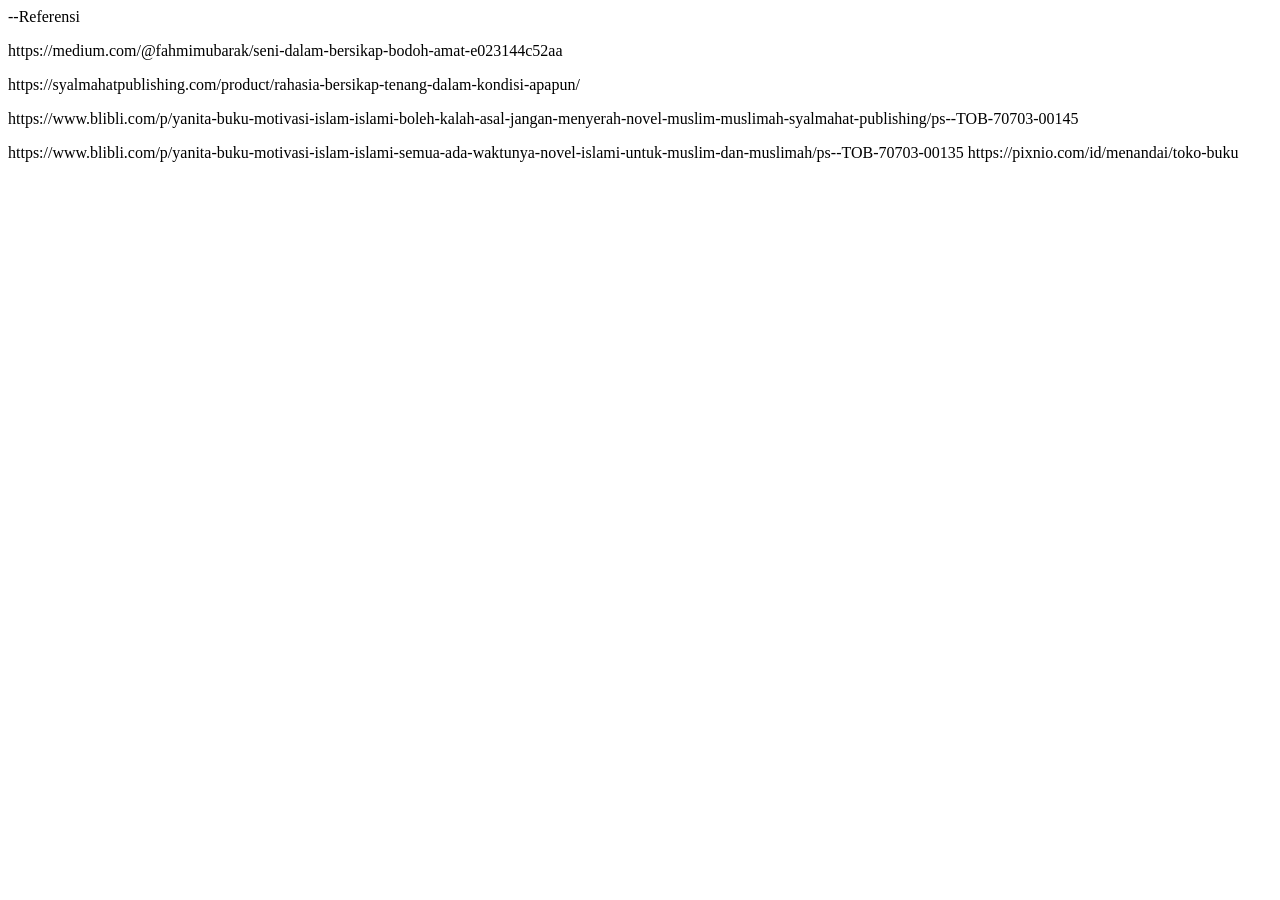
<file: Referensi.html>
--Referensi

<html>

<head><title>Referensi</title></head>

<body>

<p>https://medium.com/@fahmimubarak/seni-dalam-bersikap-bodoh-amat-e023144c52aa<p>

<p>https://syalmahatpublishing.com/product/rahasia-bersikap-tenang-dalam-kondisi-apapun/</p>

<p>https://www.blibli.com/p/yanita-buku-motivasi-islam-islami-boleh-kalah-asal-jangan-menyerah-novel-muslim-muslimah-syalmahat-publishing/ps--TOB-70703-00145</p>

https://www.blibli.com/p/yanita-buku-motivasi-islam-islami-semua-ada-waktunya-novel-islami-untuk-muslim-dan-muslimah/ps--TOB-70703-00135

https://pixnio.com/id/menandai/toko-buku

</body>

</html>
</file>
<file: style.css>
/* =========================
   RESET & VARIABLE
   ========================= */
* {
    margin: 0;
    padding: 0;
    box-sizing: border-box;
}

:root {
    --primary: #2563eb;       /* Biru modern */
    --primary-hover: #1d4ed8;
    --bg-main: #f8fafc;       /* Abu-abu terang bersih */
    --text-dark: #0f172a;     /* Hitam soft */
    --text-muted: #64748b;    /* Abu-abu teks */
    --white: #ffffff;
    --border-color: #e2e8f0;
    --shadow-sm: 0 1px 3px rgba(0,0,0,0.1);
    --shadow-md: 0 4px 6px -1px rgba(0, 0, 0, 0.1), 0 2px 4px -1px rgba(0, 0, 0, 0.06);
    --shadow-lg: 0 10px 15px -3px rgba(0, 0, 0, 0.1), 0 4px 6px -2px rgba(0, 0, 0, 0.05);
}

body {
    font-family: 'Plus Jakarta Sans', system-ui, -apple-system, sans-serif;
    background-color: var(--bg-main);
    color: var(--text-dark);
    line-height: 1.6;
    min-height: 100vh;
    display: flex;
    flex-direction: column;
}

/* =========================
   HEADER
   ========================= */
header {
    background: linear-gradient(135deg, #1e293b 0%, #0f172a 100%);
    color: var(--white);
    padding: 35px 20px;
    text-align: center;
    border-bottom: 3px solid var(--primary);
}

.header-container h1 {
    font-size: 28px;
    font-weight: 700;
    letter-spacing: 1px;
    margin-bottom: 6px;
    color: #f8fafc;
}

.header-container p {
    font-size: 15px;
    color: #94a3b8;
    font-weight: 400;
}

/* =========================
   NAVIGASI & DROPDOWN
   ========================= */
nav {
    background-color: var(--white);
    box-shadow: var(--shadow-sm);
    position: sticky;
    top: 0;
    z-index: 100;
    border-bottom: 1px solid var(--border-color);
}

.nav-container {
    max-width: 1000px;
    margin: 0 auto;
    display: flex;
    justify-content: center;
    align-items: center;
    flex-wrap: wrap;
    padding: 0 10px;
}

/* Nav Link Styling */
nav a, .dropbtn {
    display: inline-block;
    color: #334155;
    text-decoration: none;
    padding: 14px 20px;
    font-size: 14px;
    font-weight: 600;
    transition: all 0.2s ease;
    border-bottom: 2px solid transparent;
}

nav a:hover, .dropbtn:hover {
    color: var(--primary);
    background-color: #f1f5f9;
}

/* Dropdown Container */
.dropdown {
    position: relative;
    display: inline-block;
}

.dropdown .arrow {
    font-size: 12px;
    margin-left: 4px;
    transition: transform 0.2s;
}

.dropdown:hover .arrow {
    transform: rotate(180deg);
}

/* Dropdown Content */
.dropdown-content {
    display: none;
    position: absolute;
    top: 100%;
    left: 0;
    background-color: var(--white);
    min-width: 180px;
    box-shadow: var(--shadow-lg);
    border-radius: 8px;
    border: 1px solid var(--border-color);
    overflow: hidden;
    z-index: 1000;
}

.dropdown-content a {
    color: #334155;
    padding: 12px 16px;
    display: block;
    text-align: left;
    font-weight: 500;
    border-bottom: 1px solid #f1f5f9;
}

.dropdown-content a:last-child {
    border-bottom: none;
}

.dropdown-content a:hover {
    background-color: #eff6ff;
    color: var(--primary);
}

.dropdown:hover .dropdown-content {
    display: block;
    animation: fadeIn 0.2s ease;
}

@keyframes fadeIn {
    from { opacity: 0; transform: translateY(6px); }
    to { opacity: 1; transform: translateY(0); }
}

/* =========================
   MAIN KONTEN & IFRAME
   ========================= */
main {
    flex: 1;
    max-width: 1050px;
    width: 92%;
    margin: 30px auto;
}

.main-card {
    background: var(--white);
    border-radius: 12px;
    border: 1px solid var(--border-color);
    box-shadow: var(--shadow-md);
    overflow: hidden;
}

.card-header {
    padding: 16px 24px;
    background-color: #ffffff;
    border-bottom: 1px solid var(--border-color);
    display: flex;
    justify-content: space-between;
    align-items: center;
}

.card-header h2 {
    font-size: 18px;
    color: var(--text-dark);
    font-weight: 700;
}

.badge {
    background-color: #dbeafe;
    color: var(--primary);
    font-size: 12px;
    font-weight: 600;
    padding: 4px 10px;
    border-radius: 20px;
}

/* Iframe Wrapper */
.iframe-wrapper {
    padding: 15px;
    background-color: #f8fafc;
}

iframe {
    width: 100%;
    height: 520px;
    border: 1px solid var(--border-color);
    border-radius: 8px;
    background-color: var(--white);
    display: block;
}

/* =========================
   FOOTER
   ========================= */
footer {
    background-color: var(--white);
    border-top: 1px solid var(--border-color);
    text-align: center;
    padding: 20px;
    margin-top: auto;
}

footer p {
    color: var(--text-muted);
    font-size: 13px;
    font-weight: 500;
}

/* =========================
   RESPONSIVE (HP)
   ========================= */
@media screen and (max-width: 640px) {
    .nav-container {
        flex-direction: column;
        padding: 5px 0;
    }

    nav a, .dropbtn {
        width: 100%;
        text-align: center;
        padding: 10px;
    }

    .dropdown {
        width: 100%;
    }

    .dropdown-content {
        position: static;
        box-shadow: none;
        border: none;
        background-color: #f8fafc;
    }

    main {
        margin: 15px auto;
        width: 95%;
    }

    iframe {
        height: 420px;
    }
}


/* ==============================
   HEADER PU STAKA UTAMA
============================== */
.site-header {
    background: #f4f8fd;
    padding: 24px 5%;
}

.site-header .header-container {
    max-width: 1400px;
    margin: auto;
    display: flex;
    align-items: center;
    justify-content: space-between;
    gap: 25px;
}

.brand {
    display: flex;
    align-items: center;
    gap: 14px;
}

.brand-icon {
    font-size: 43px;
}

.brand h1 {
    font-size: 26px;
    color: #183b65;
    font-weight: 800;
    margin: 0;
}

.brand p {
    font-size: 14px;
    color: #61738c;
    margin: 4px 0 0;
}

.header-quote {
    color: #526781;
    font-size: 13px;
    line-height: 1.8;
    font-style: italic;
    margin: 0;
}

/* ==============================
   SLIDER OTOMATIS
============================== */
.hero-slider {
    position: relative;
    width: 100%;
    height: 360px;
    overflow: hidden;
    background: #183b65;
}

.hero-slider .slides {
    position: relative;
    height: 100%;
}

.hero-slider .slide {
    position: absolute;
    inset: 0;
    display: flex;
    align-items: center;
    background-size: cover;
    background-position: center;
    opacity: 0;
    visibility: hidden;
    transition: opacity 0.9s ease, visibility 0.9s ease;
}

.hero-slider .slide.active {
    opacity: 1;
    visibility: visible;
    z-index: 1;
}

.slide-overlay {
    position: absolute;
    inset: 0;
    background: linear-gradient(
        90deg,
        rgba(12, 32, 57, 0.92) 0%,
        rgba(18, 45, 75, 0.76) 42%,
        rgba(18, 45, 75, 0.12) 100%
    );
}

.slide-content {
    position: relative;
    z-index: 2;
    width: 100%;
    max-width: 1400px;
    padding: 35px 9%;
    color: white;
}

.slide-label {
    display: block;
    font-size: 11px;
    letter-spacing: 2px;
    font-weight: 700;
    color: #c8e1ff;
    margin-bottom: 16px;
}

.slide-content h2 {
    font-size: clamp(27px, 4vw, 42px);
    line-height: 1.2;
    margin: 0 0 16px;
    font-weight: 800;
}

.slide-content p {
    max-width: 470px;
    font-size: 14px;
    line-height: 1.8;
    color: #e4edf8;
    margin: 0 0 22px;
}

.slide-button {
    display: inline-block;
    background: #d8eaff;
    color: #183b65;
    padding: 13px 22px;
    border-radius: 30px;
    font-size: 13px;
    font-weight: 800;
    text-decoration: none;
    transition: 0.25s;
}

.slide-button:hover {
    background: white;
    transform: translateY(-2px);
}

/* Tombol navigasi slider */
.hero-slider .slider-arrow {
    position: absolute;
    top: 50%;
    transform: translateY(-50%);
    z-index: 5;
    width: 42px;
    height: 42px;
    border: none;
    border-radius: 50%;
    background: rgba(24, 59, 101, 0.8);
    color: white;
    font-size: 17px;
    cursor: pointer;
    transition: 0.25s;
}

.hero-slider .slider-arrow:hover {
    background: #3275ad;
}

.hero-slider .slider-arrow.prev {
    left: 18px;
}

.hero-slider .slider-arrow.next {
    right: 18px;
}

/* Indikator slide */
.slider-dots {
    position: absolute;
    bottom: 18px;
    left: 50%;
    transform: translateX(-50%);
    z-index: 5;
    display: flex;
    gap: 9px;
}

.slider-dots .dot {
    width: 9px;
    height: 9px;
    padding: 0;
    border: none;
    border-radius: 50%;
    background: rgba(255, 255, 255, 0.55);
    cursor: pointer;
    transition: 0.3s;
}

.slider-dots .dot.active {
    width: 23px;
    border-radius: 10px;
    background: white;
}

/* Tampilan HP */
@media (max-width: 700px) {
    .site-header {
        padding: 20px;
    }

    .site-header .header-container {
        flex-direction: column;
        align-items: flex-start;
    }

    .brand h1 {
        font-size: 22px;
    }

    .header-quote {
        font-size: 12px;
    }

    .hero-slider {
        height: 350px;
    }

    .slide-content {
        padding: 25px 35px;
    }

    .slide-content h2 {
        font-size: 27px;
    }

    .slide-content p {
        font-size: 12px;
        max-width: 85%;
    }

    .hero-slider .slider-arrow {
        width: 32px;
        height: 32px;
        font-size: 13px;
    }

    .hero-slider .slider-arrow.prev {
        left: 6px;
    }

    .hero-slider .slider-arrow.next {
        right: 6px;
    }
}

@media (prefers-reduced-motion: reduce) {
    .hero-slider .slide {
        transition: none;
    }
}


/* ===== FITUR KERANJANG BELANJA ===== */
.cart-link {
    display: inline-flex;
    align-items: center;
    justify-content: center;
    gap: 8px;
}

.cart-count {
    display: inline-flex;
    align-items: center;
    justify-content: center;
    min-width: 22px;
    height: 22px;
    padding: 0 6px;
    border-radius: 50px;
    background: #e74c3c;
    color: white;
    font-size: 12px;
    font-weight: 700;
}

/* Tombol tambah ke keranjang di katalog */
.add-cart-btn {
    display: inline-block;
    border: none;
    border-radius: 8px;
    background: #087f5b;
    color: white;
    padding: 10px 15px;
    font-family: inherit;
    font-weight: 700;
    cursor: pointer;
    transition: 0.2s ease;
}

.add-cart-btn:hover {
    background: #066649;
    transform: translateY(-2px);
}

.add-cart-btn:active {
    transform: scale(0.97);
}


/* =========================================
   PUSTAKA UTAMA — BLACK, WHITE & GOLD
   Elegant Premium Bookstore Theme
========================================= */

:root {
    --primary: #b99a5b;
    --primary-hover: #967941;

    --bg-main: #f7f6f2;
    --text-dark: #171717;
    --text-muted: #77746c;

    --white: #ffffff;
    --border-color: #e7e2d8;

    --gold: #c5a76a;
    --gold-light: #e4d3a7;
    --gold-dark: #92743b;

    --black: #111111;
    --black-soft: #1c1c1c;
    --gray-light: #f0eee8;

    --shadow-sm: 0 2px 8px rgba(0, 0, 0, 0.04);
    --shadow-md: 0 8px 24px rgba(0, 0, 0, 0.07);
    --shadow-lg: 0 14px 35px rgba(0, 0, 0, 0.13);
}

/* ===== DASAR WEBSITE ===== */

body {
    background-color: var(--bg-main);
    color: var(--text-dark);
}

/* ===== HEADER UTAMA ===== */

header {
    background: var(--black);
    color: var(--white);
    border-bottom: 3px solid var(--gold);
}

.header-container h1 {
    color: var(--white);
}

.header-container p {
    color: #c6c1b6;
}

/* ===== BRAND PUSTAKA UTAMA ===== */

.site-header {
    background: linear-gradient(
        120deg,
        #ffffff 0%,
        #f8f6f0 100%
    );
    border-bottom: 1px solid var(--border-color);
}

.brand-icon {
    filter: grayscale(1);
}

.brand h1 {
    color: var(--black);
    letter-spacing: 1.3px;
}

.brand p {
    color: var(--text-muted);
}

.header-quote {
    color: #777064;
    border-left: 2px solid var(--gold);
    padding-left: 16px;
}

/* ===== NAVIGASI ===== */

nav {
    background: var(--black);
    border-bottom: 1px solid #34312a;
    box-shadow: 0 4px 15px rgba(0, 0, 0, 0.10);
}

.nav-container {
    max-width: 1400px;
}

nav a,
.dropbtn {
    color: #f5f3ee;
    border-bottom: 2px solid transparent;
}

nav a:hover,
.dropbtn:hover {
    color: var(--gold-light);
    background: #252525;
    border-bottom-color: var(--gold);
}

/* Dropdown */

.dropdown-content {
    background: #1a1a1a;
    border: 1px solid #3a352a;
    border-radius: 4px;
    box-shadow: var(--shadow-lg);
}

.dropdown-content a {
    color: #f5f3ee;
    border-bottom: 1px solid #333027;
}

.dropdown-content a:hover {
    color: var(--gold-light);
    background: #29261f;
}

/* ===== SLIDER HERO ===== */

.hero-slider {
    background: var(--black);
}

.slide-overlay {
    background: linear-gradient(
        90deg,
        rgba(10, 10, 10, 0.94) 0%,
        rgba(15, 15, 15, 0.78) 45%,
        rgba(15, 15, 15, 0.15) 100%
    );
}

.slide-label {
    color: var(--gold-light);
    letter-spacing: 2.5px;
}

.slide-content h2 {
    color: #ffffff;
}

.slide-content p {
    color: #e4e0d8;
}

.slide-button {
    background: var(--gold);
    color: #17140e;
    border: 1px solid var(--gold);
    border-radius: 3px;
    letter-spacing: 0.3px;
}

.slide-button:hover {
    background: var(--gold-light);
    color: var(--black);
}

.hero-slider .slider-arrow {
    background: rgba(15, 15, 15, 0.8);
    color: var(--gold-light);
    border: 1px solid rgba(197, 167, 106, 0.65);
}

.hero-slider .slider-arrow:hover {
    background: var(--gold);
    color: var(--black);
}

.slider-dots .dot.active {
    background: var(--gold);
}

/* ===== AREA KONTEN ===== */

main {
    max-width: 1200px;
}

.main-card {
    background: var(--white);
    border: 1px solid var(--border-color);
    border-radius: 5px;
    box-shadow: var(--shadow-md);
}

.card-header {
    background: #ffffff;
    border-bottom: 1px solid var(--border-color);
    border-left: 3px solid var(--gold);
}

.card-header h2 {
    color: var(--black);
}

.badge {
    background: #f2ead8;
    color: var(--gold-dark);
    border: 1px solid #e3d4b3;
}

/* ===== IFRAME ===== */

.iframe-wrapper {
    background: #f7f6f2;
}

iframe {
    background: #ffffff;
    border: 1px solid var(--border-color);
    border-radius: 4px;
}

/* ===== KERANJANG ===== */

.cart-link {
    color: #ffffff;
}

.cart-count {
    background: var(--gold);
    color: var(--black);
    border: 1px solid var(--gold-light);
    font-weight: 800;
}

/* ===== TOMBOL TAMBAH KE KERANJANG ===== */

.add-cart-btn {
    background: var(--black);
    color: var(--gold-light);
    border: 1px solid var(--gold);
    border-radius: 4px;
}

.add-cart-btn:hover {
    background: var(--gold);
    color: var(--black);
    border-color: var(--gold);
}

/* ===== FOOTER ===== */

footer {
    background: var(--black);
    border-top: 2px solid var(--gold);
}

footer p {
    color: #d0c8b8;
}

/* ===== HALAMAN KATALOG: KOMPONEN UMUM ===== */

button {
    transition: background-color 0.2s ease,
                color 0.2s ease,
                border-color 0.2s ease;
}

a {
    transition: color 0.2s ease;
}

::selection {
    background: var(--gold-light);
    color: var(--black);
}

/* ===== RESPONSIVE ===== */

@media screen and (max-width: 640px) {
    .dropdown-content {
        background: #1a1a1a;
    }

    .dropdown-content a {
        color: #f5f3ee;
    }

    .header-quote {
        border-left: none;
        border-top: 1px solid var(--gold);
        padding: 12px 0 0;
    }
}


/* Memperbaiki warna teks header */
.site-header .brand-icon,
.site-header .brand-text h1,
.site-header .brand-text p,
.site-header .header-highlights,
.site-header .header-eyebrow,
.site-header .header-divider,
.site-header .highlight-items,
.site-header .highlight-items span {
    color: #111111 !important;
}

/* Aksen emas untuk ornamen GF */
.site-header .header-divider,
.site-header .highlight-dot {
    color: #c5a76a !important;
}

/* Warna kutipan */
.site-header .header-quote {
    color: #77746c !important;
}

/* SUMBER GAMBAR */
.image-sources {
    background: #1c1b18;
    color: #b8b0a1;
    padding: 30px 24px;
    border-top: 1px solid rgba(197,167,106,.3);
}

.image-sources .container {
    max-width: 1120px;
}

.image-sources h3 {
    color: #e4d3a7;
    font-family: "Playfair Display", Georgia, serif;
    font-size: 18px;
    font-weight: 500;
    margin-bottom: 12px;
}

.image-sources p {
    font-size: 10px;
    margin-bottom: 8px;
    color: #b8b0a1;
}

.image-sources ul {
    padding-left: 18px;
}

.image-sources li {
    font-size: 10px;
    line-height: 2;
    overflow-wrap: anywhere;
}

.image-sources a {
    color: #e4d3a7;
    text-decoration: underline;
    text-underline-offset: 3px;
}

.image-sources a:hover {
    color: white;
}
</file>
